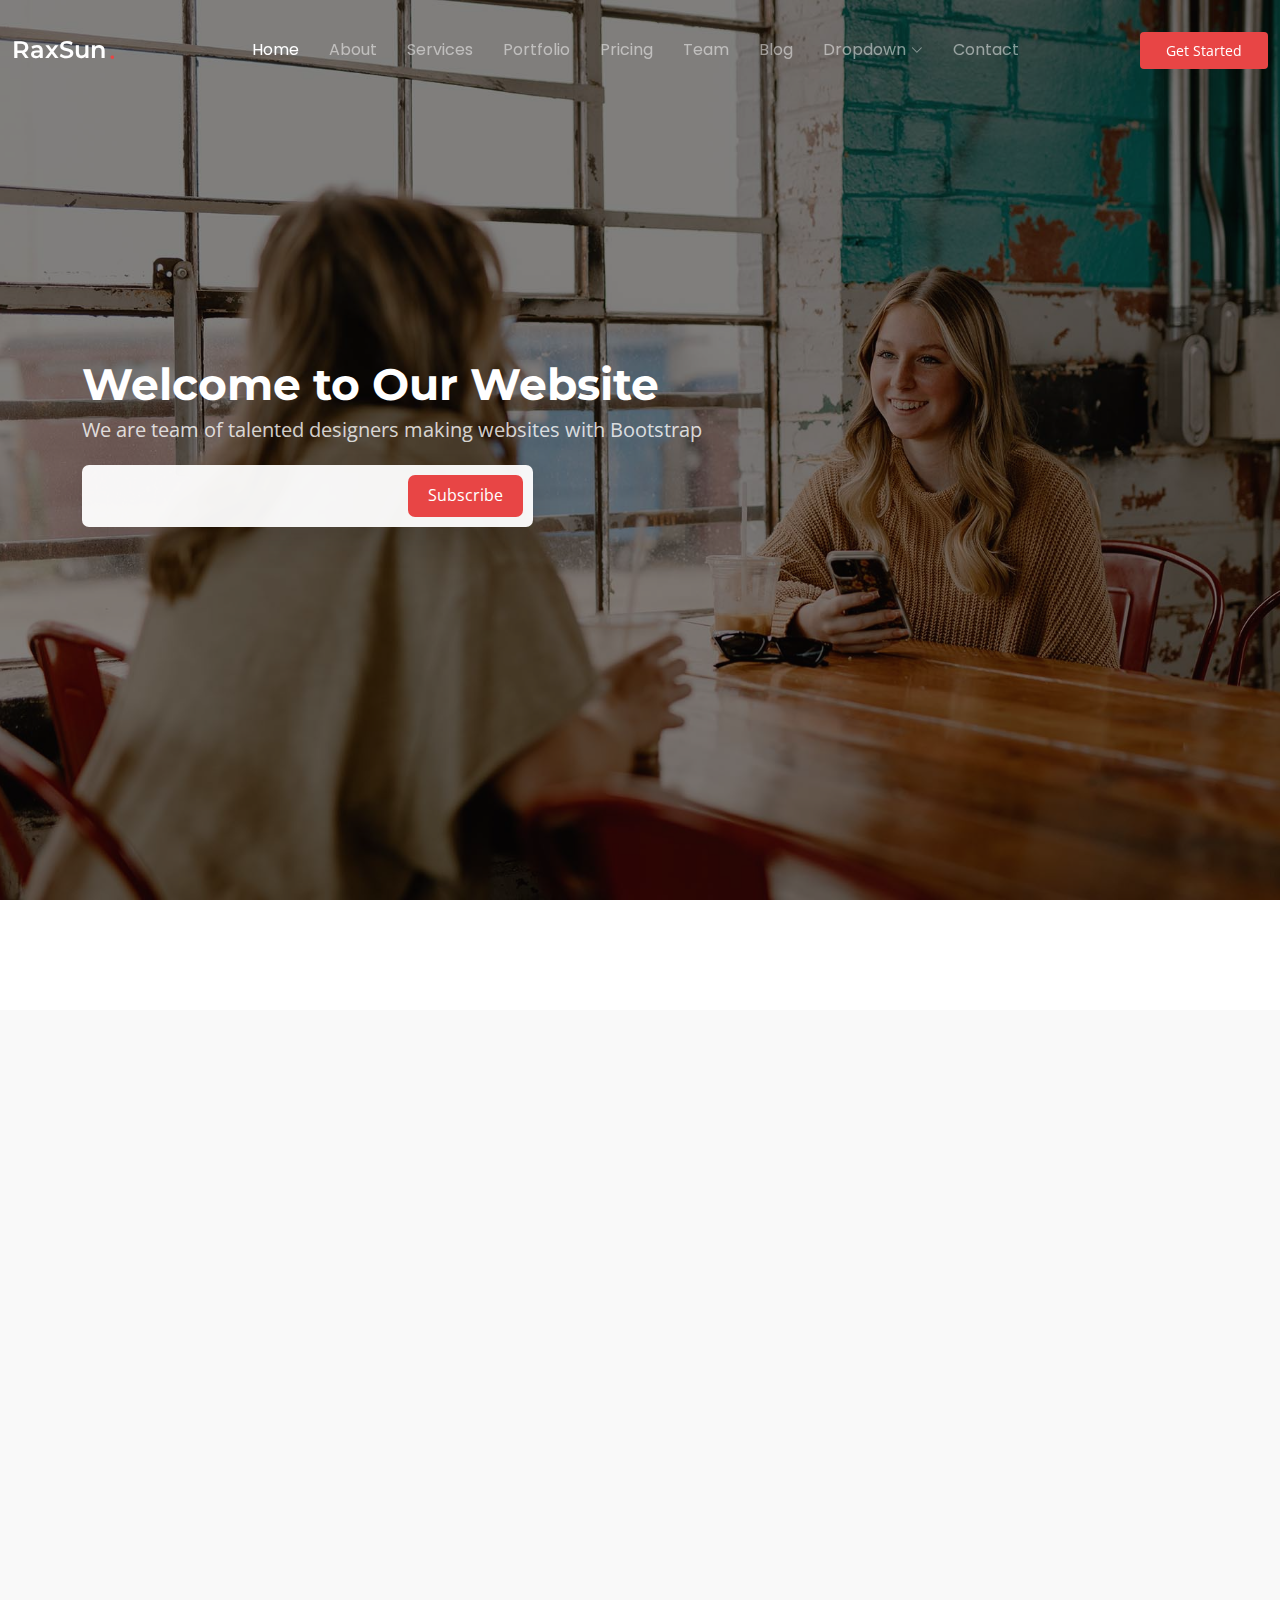
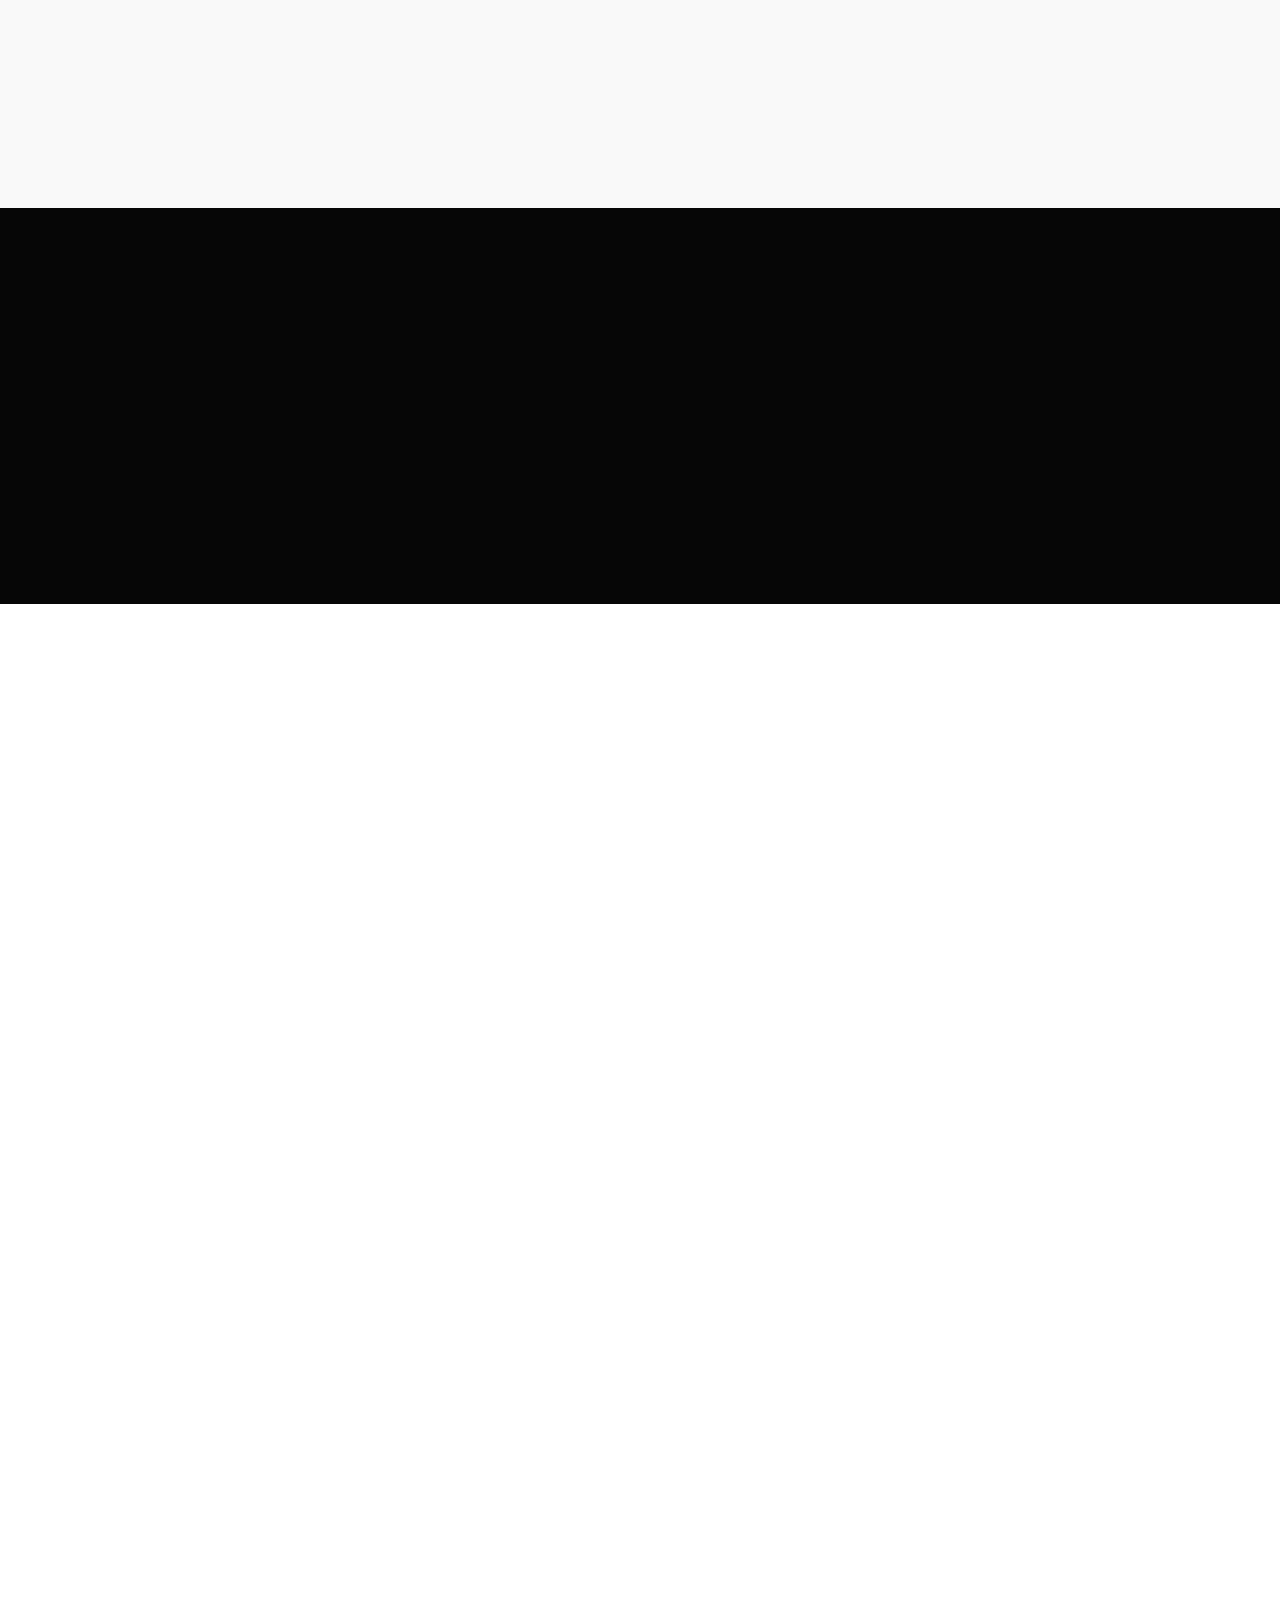
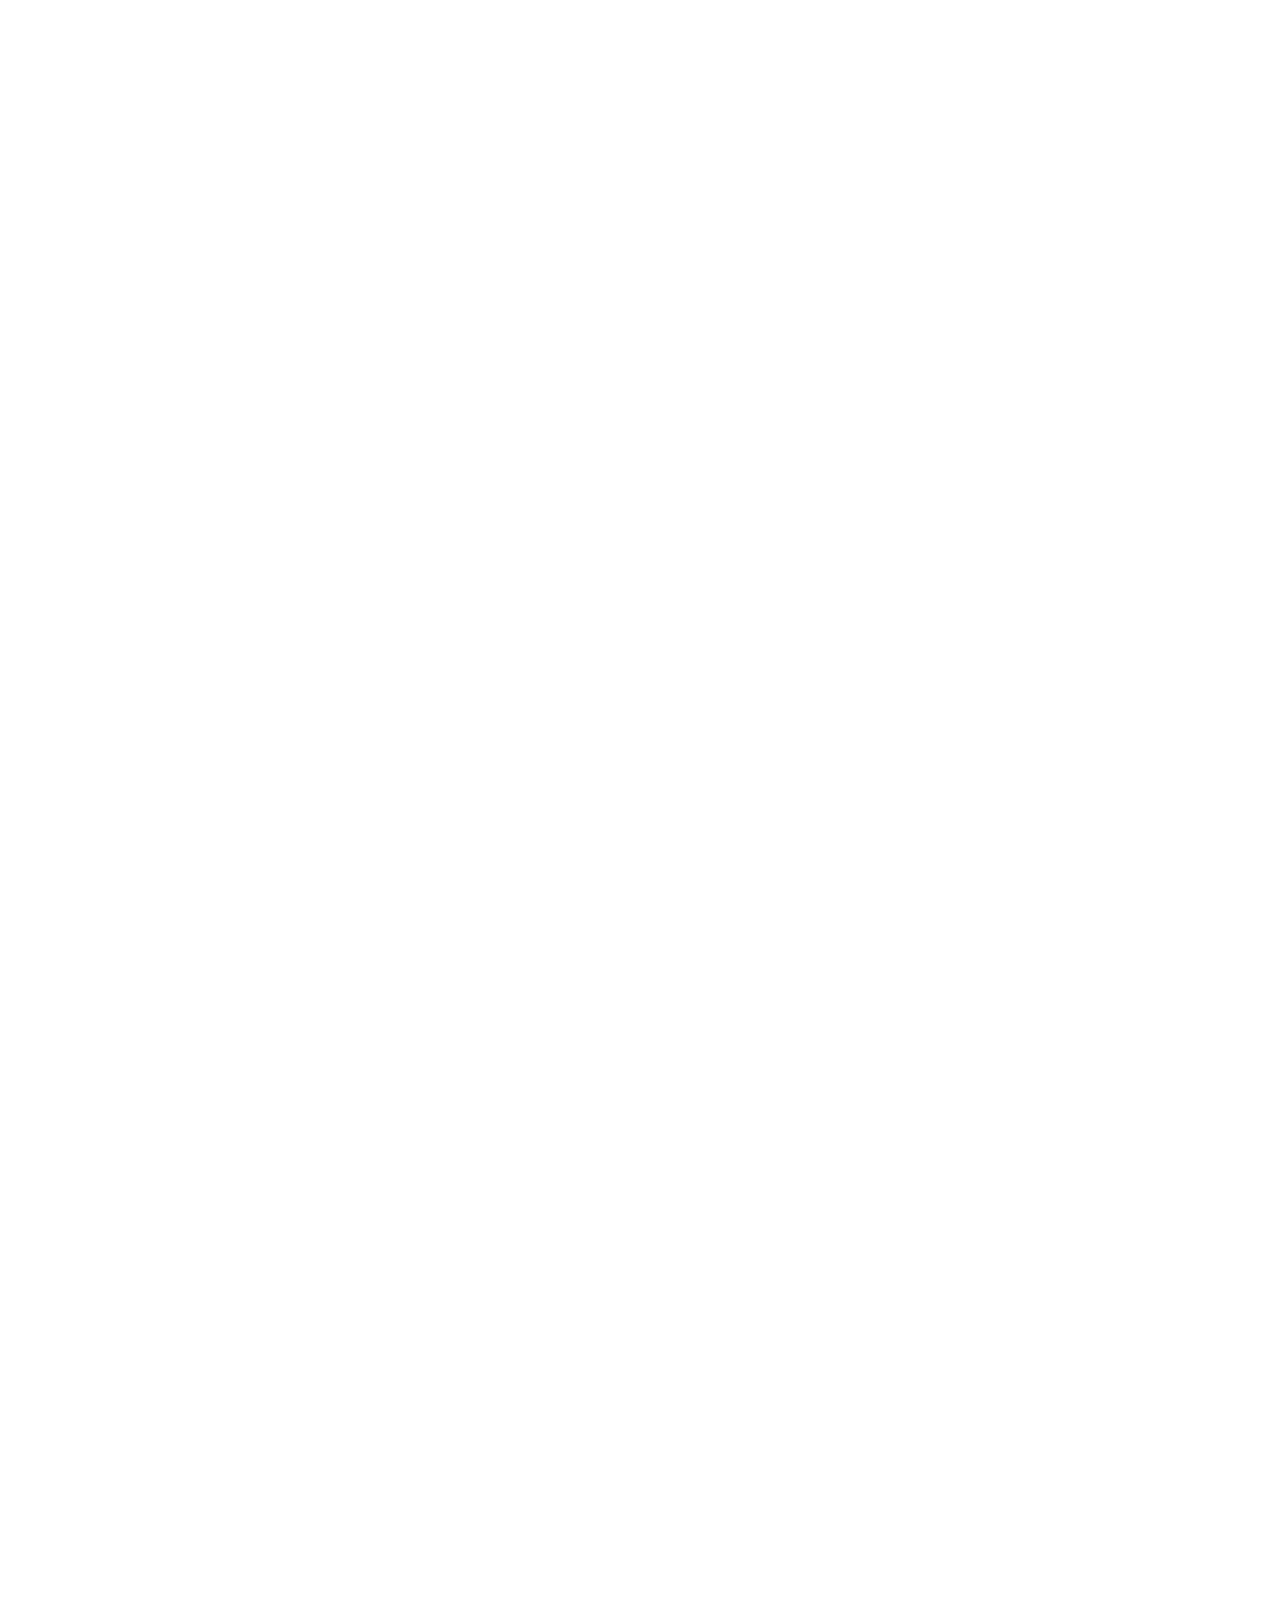
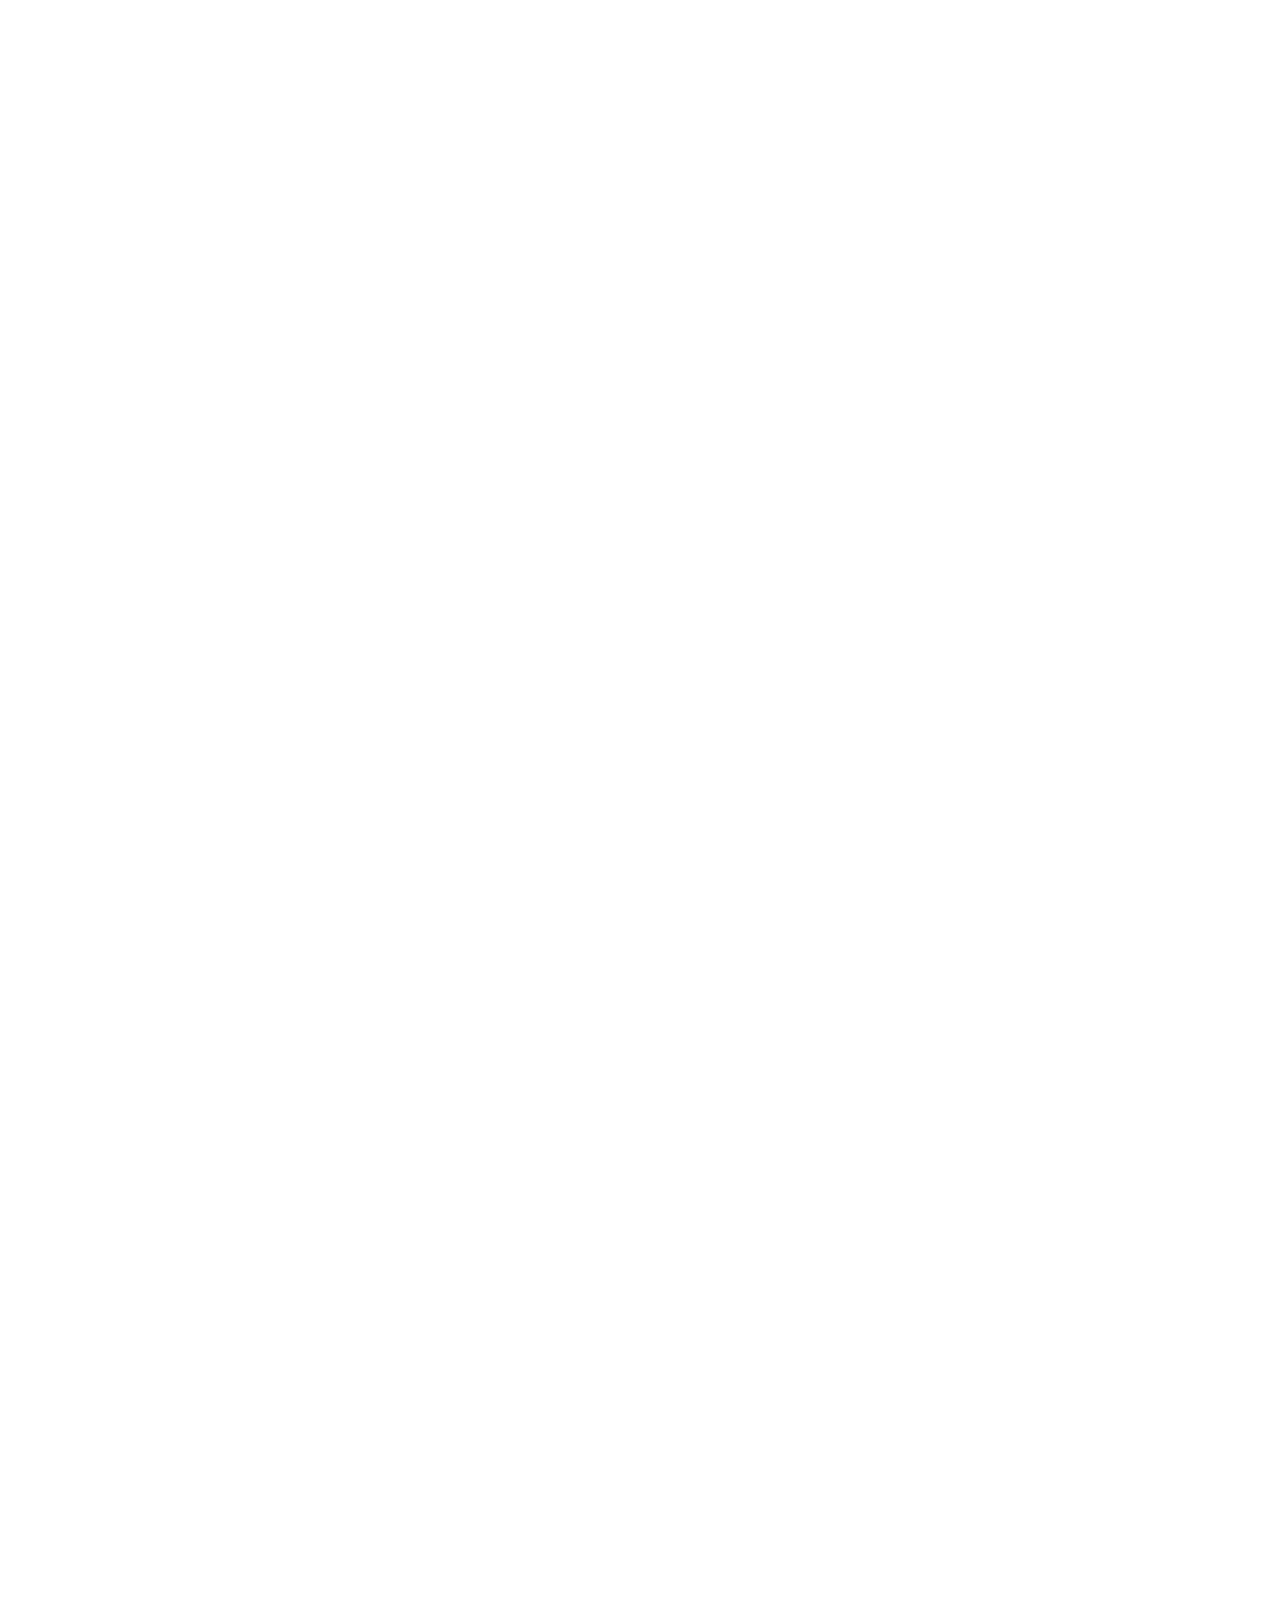
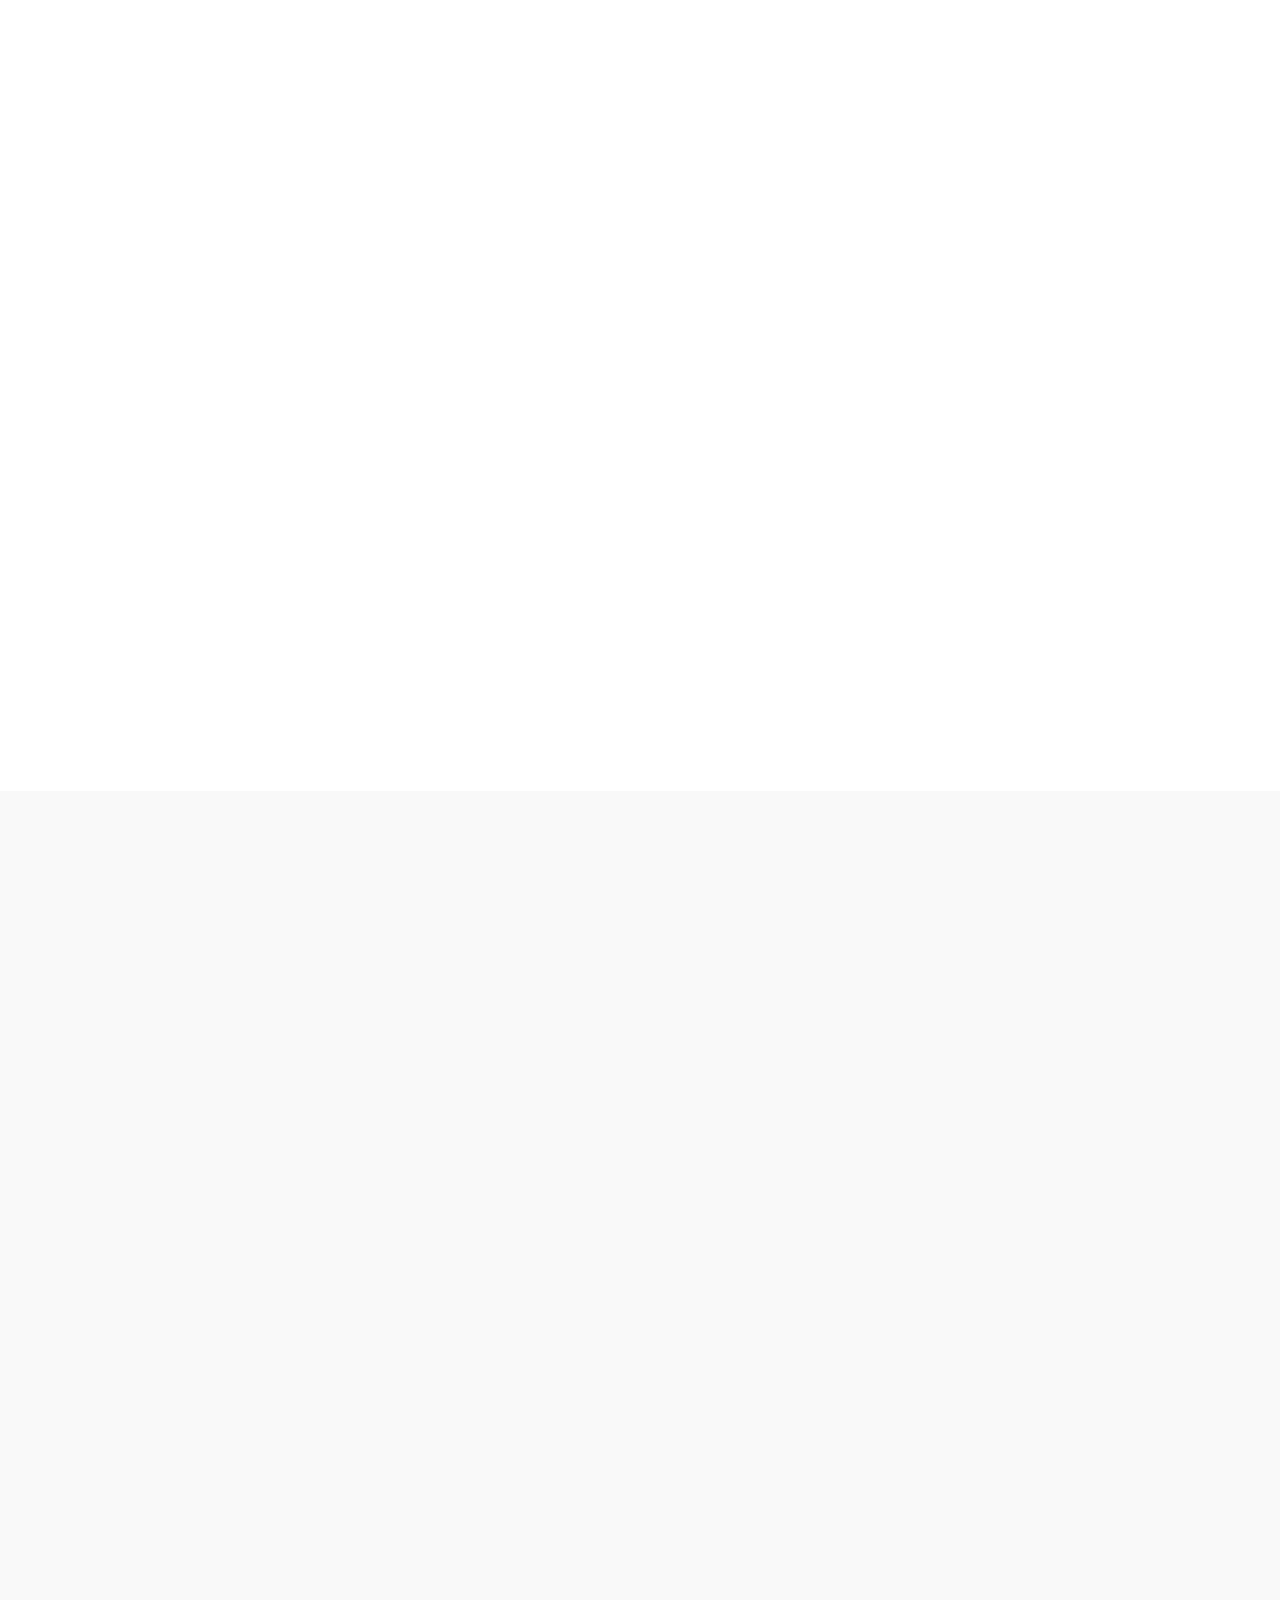
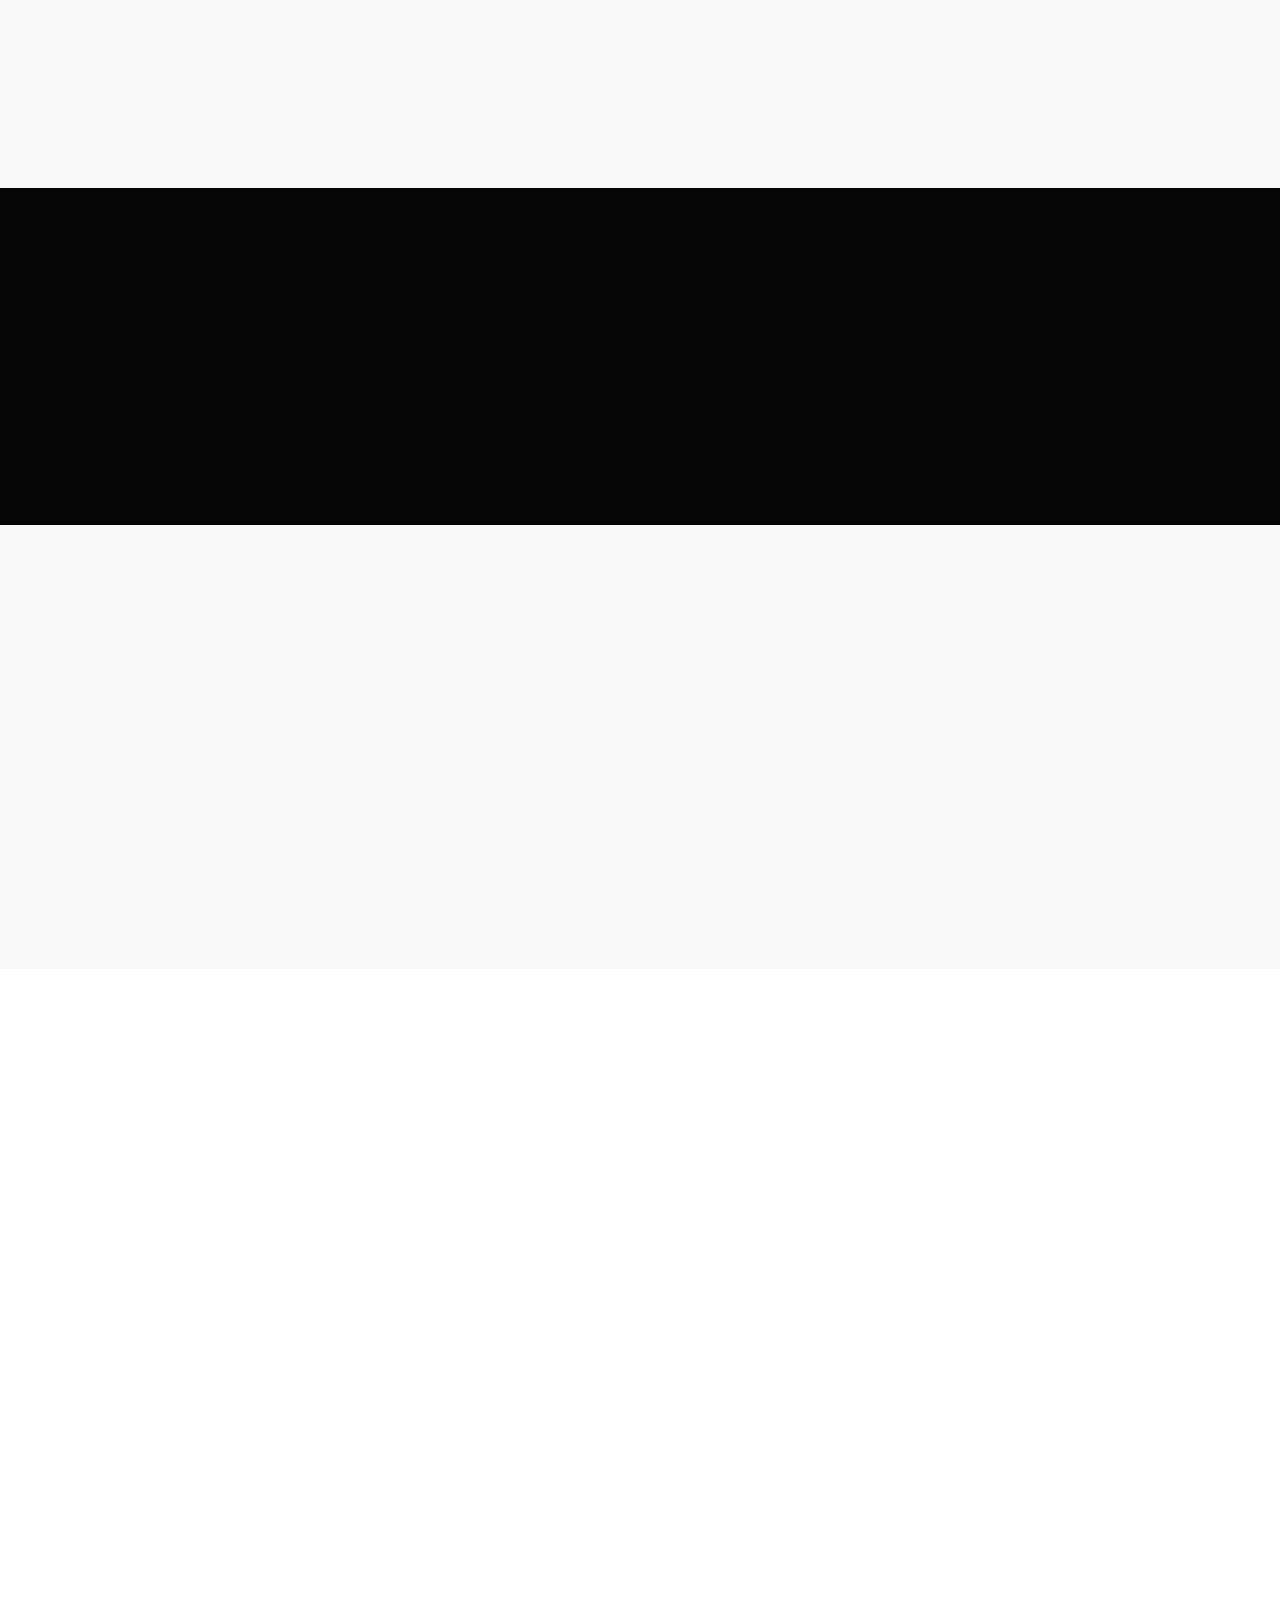
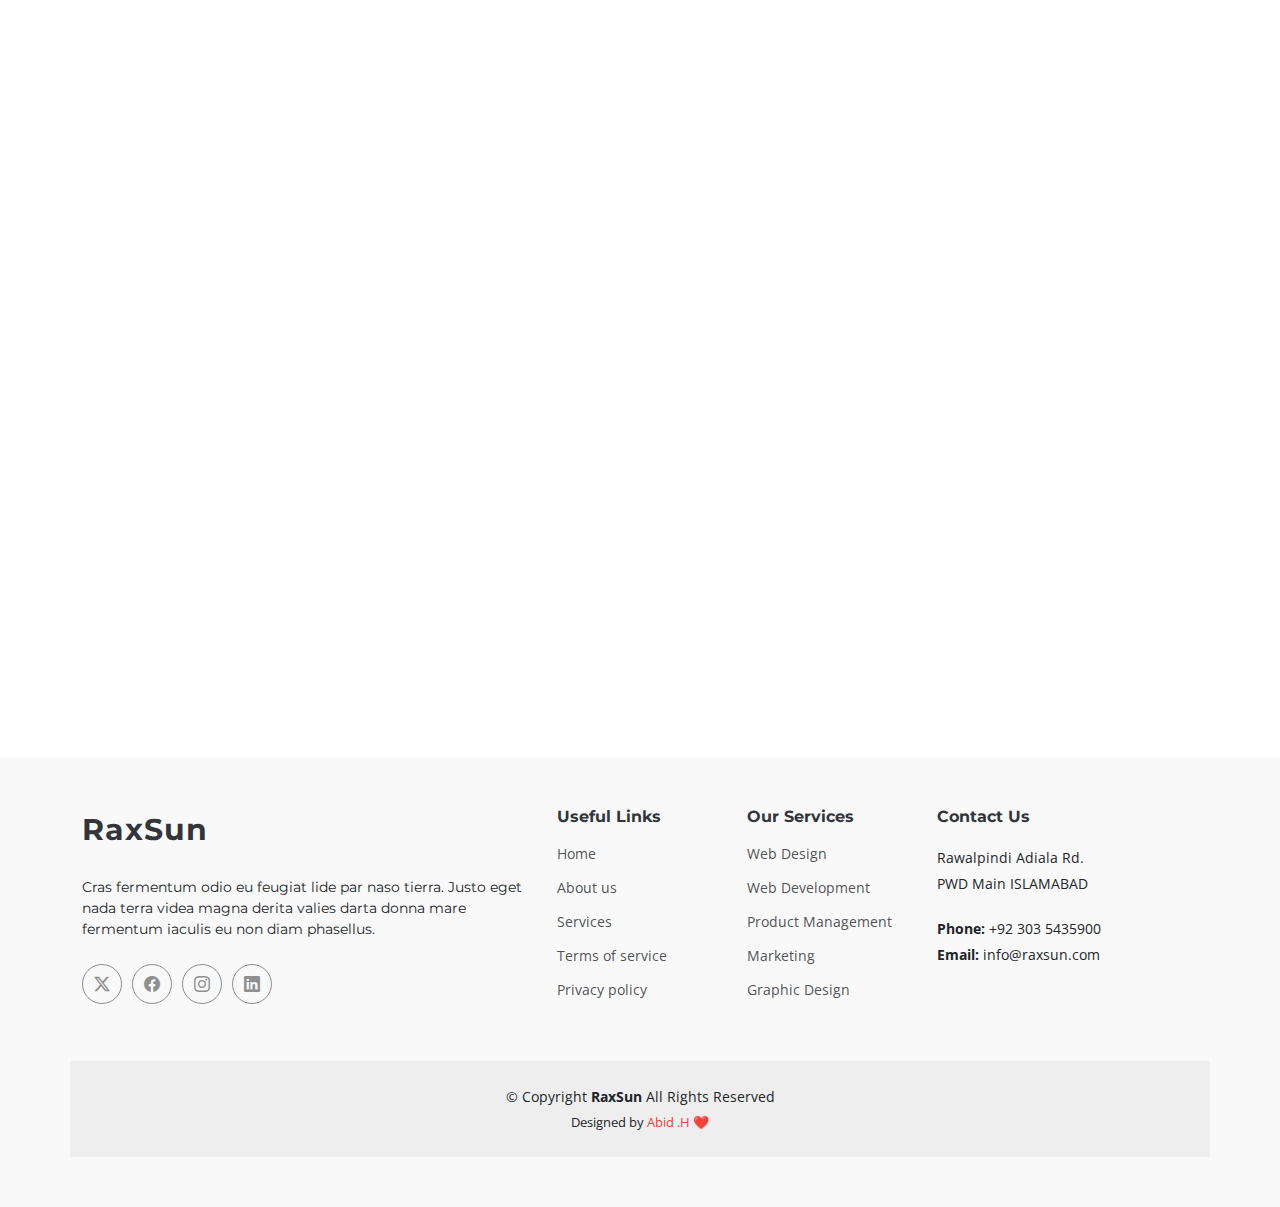
<file: index.html>
<!DOCTYPE html>
<html lang="en">

<head>
  <meta charset="utf-8">
  <meta content="width=device-width, initial-scale=1.0" name="viewport">
  <title>RaxSun.</title>
  <meta name="description" content="">
  <meta name="keywords" content="">

  <!-- Favicons -->
  <link href="assets/img/favicon.png" rel="icon">
  <link href="assets/img/apple-touch-icon.png" rel="apple-touch-icon">

  <!-- Fonts -->
  <link href="https://fonts.googleapis.com" rel="preconnect">
  <link href="https://fonts.gstatic.com" rel="preconnect" crossorigin>
  <link href="https://fonts.googleapis.com/css2?family=Open+Sans:ital,wght@0,300;0,400;0,500;0,600;0,700;0,800;1,300;1,400;1,500;1,600;1,700;1,800&family=Montserrat:ital,wght@0,100;0,200;0,300;0,400;0,500;0,600;0,700;0,800;0,900;1,100;1,200;1,300;1,400;1,500;1,600;1,700;1,800;1,900&family=Poppins:ital,wght@0,100;0,200;0,300;0,400;0,500;0,600;0,700;0,800;0,900;1,100;1,200;1,300;1,400;1,500;1,600;1,700;1,800;1,900&display=swap" rel="stylesheet">

  <!-- Vendor CSS Files -->
  <link href="assets/vendor/bootstrap/css/bootstrap.min.css" rel="stylesheet">
  <link href="assets/vendor/bootstrap-icons/bootstrap-icons.css" rel="stylesheet">
  <link href="assets/vendor/aos/aos.css" rel="stylesheet">
  <link href="assets/vendor/glightbox/css/glightbox.min.css" rel="stylesheet">
  <link href="assets/vendor/swiper/swiper-bundle.min.css" rel="stylesheet">

  <!-- Main CSS File -->
  <link href="assets/css/main.css" rel="stylesheet">


</head>

<body class="index-page">

  <header id="header" class="header d-flex align-items-center fixed-top">
    <div class="container-fluid position-relative d-flex align-items-center justify-content-between">

      <a href="index.html" class="logo d-flex align-items-center me-auto me-xl-0">
        <!-- Uncomment the line below if you also wish to use an image logo -->
        <!-- <img src="assets/img/logo.png" alt=""> -->
        <h1 class="sitename">RaxSun</h1><span>.</span>
      </a>

      <nav id="navmenu" class="navmenu">
        <ul>
          <li><a href="index.html#hero" class="active">Home</a></li>
          <li><a href="index.html#about">About</a></li>
          <li><a href="index.html#services">Services</a></li>
          <li><a href="index.html#portfolio">Portfolio</a></li>
          <li><a href="index.html#pricing">Pricing</a></li>
          <li><a href="index.html#team">Team</a></li>
          <li><a href="blog.html">Blog</a></li>
          <li class="dropdown"><a href="#"><span>Dropdown</span> <i class="bi bi-chevron-down toggle-dropdown"></i></a>
            <ul>
              <li><a href="#">Dropdown 1</a></li>
              <li class="dropdown"><a href="#"><span>Deep Dropdown</span> <i class="bi bi-chevron-down toggle-dropdown"></i></a>
                <ul>
                  <li><a href="#">Deep Dropdown 1</a></li>
                  <li><a href="#">Deep Dropdown 2</a></li>
                  <li><a href="#">Deep Dropdown 3</a></li>
                  <li><a href="#">Deep Dropdown 4</a></li>
                  <li><a href="#">Deep Dropdown 5</a></li>
                </ul>
              </li>
              <li><a href="#">Dropdown 2</a></li>
              <li><a href="#">Dropdown 3</a></li>
              <li><a href="#">Dropdown 4</a></li>
            </ul>
          </li>
          <li><a href="index.html#contact">Contact</a></li>
        </ul>
        <i class="mobile-nav-toggle d-xl-none bi bi-list"></i>
      </nav>

      <a class="btn-getstarted" href="index.html#about">Get Started</a>

    </div>
  </header>

  <main class="main">

    <!-- Hero Section -->
    <section id="hero" class="hero section dark-background">

      <img src="assets/img/hero-bg.jpg" alt="" data-aos="fade-in">

      <div class="container">
        <div class="row">
          <div class="col-lg-10">
            <h2 data-aos="fade-up" data-aos-delay="100">Welcome to Our Website</h2>
            <p data-aos="fade-up" data-aos-delay="200">We are team of talented designers making websites with Bootstrap</p>
          </div>
          <div class="col-lg-5" data-aos="fade-up" data-aos-delay="300">
            <form action="forms/newsletter.php" method="post" class="php-email-form">
              <div class="sign-up-form"><input type="email" name="email"><input type="submit" value="Subscribe"></div>
              <div class="loading">Loading</div>
              <div class="error-message"></div>
              <div class="sent-message">Your subscription request has been sent. Thank you!</div>
            </form>
          </div>
        </div>
      </div>

    </section><!-- /Hero Section -->

    <!-- Clients Section -->
    <section id="clients" class="clients section">

      <div class="container" data-aos="fade-up">

        <div class="row gy-4">

          <div class="col-xl-2 col-md-3 col-6 client-logo">
            <img src="assets/img/clients/client-1.png" class="img-fluid" alt="">
          </div><!-- End Client Item -->

          <div class="col-xl-2 col-md-3 col-6 client-logo">
            <img src="assets/img/clients/client-2.png" class="img-fluid" alt="">
          </div><!-- End Client Item -->

          <div class="col-xl-2 col-md-3 col-6 client-logo">
            <img src="assets/img/clients/client-3.png" class="img-fluid" alt="">
          </div><!-- End Client Item -->

          <div class="col-xl-2 col-md-3 col-6 client-logo">
            <img src="assets/img/clients/client-4.png" class="img-fluid" alt="">
          </div><!-- End Client Item -->

          <div class="col-xl-2 col-md-3 col-6 client-logo">
            <img src="assets/img/clients/client-5.png" class="img-fluid" alt="">
          </div><!-- End Client Item -->

          <div class="col-xl-2 col-md-3 col-6 client-logo">
            <img src="assets/img/clients/client-6.png" class="img-fluid" alt="">
          </div><!-- End Client Item -->

        </div>

      </div>

    </section><!-- /Clients Section -->

    <!-- About Section -->
    <section id="about" class="about section light-background">

      <div class="container" data-aos="fade-up" data-aos-delay="100">
        <div class="row align-items-xl-center gy-5">

          <div class="col-xl-5 content">
            <h3>About Us</h3>
            <h2>Ducimus rerum libero reprehenderit cumque</h2>
            <p>Ipsa sint sit. Quis ducimus tempore dolores impedit et dolor cumque alias maxime. Enim reiciendis minus et rerum hic non. Dicta quas cum quia maiores iure. Quidem nulla qui assumenda incidunt voluptatem tempora deleniti soluta.</p>
            <a href="#" class="read-more"><span>Read More</span><i class="bi bi-arrow-right"></i></a>
          </div>

          <div class="col-xl-7">
            <div class="row gy-4 icon-boxes">

              <div class="col-md-6" data-aos="fade-up" data-aos-delay="200">
                <div class="icon-box">
                  <i class="bi bi-buildings"></i>
                  <h3>Eius provident</h3>
                  <p>Magni repellendus vel ullam hic officia accusantium ipsa dolor omnis dolor voluptatem</p>
                </div>
              </div> <!-- End Icon Box -->

              <div class="col-md-6" data-aos="fade-up" data-aos-delay="300">
                <div class="icon-box">
                  <i class="bi bi-clipboard-pulse"></i>
                  <h3>Rerum aperiam</h3>
                  <p>Autem saepe animi et aut aspernatur culpa facere. Rerum saepe rerum voluptates quia</p>
                </div>
              </div> <!-- End Icon Box -->

              <div class="col-md-6" data-aos="fade-up" data-aos-delay="400">
                <div class="icon-box">
                  <i class="bi bi-command"></i>
                  <h3>Veniam omnis</h3>
                  <p>Omnis perferendis molestias culpa sed. Recusandae quas possimus. Quod consequatur corrupti</p>
                </div>
              </div> <!-- End Icon Box -->

              <div class="col-md-6" data-aos="fade-up" data-aos-delay="500">
                <div class="icon-box">
                  <i class="bi bi-graph-up-arrow"></i>
                  <h3>Delares sapiente</h3>
                  <p>Sint et dolor voluptas minus possimus nostrum. Reiciendis commodi eligendi omnis quideme lorenda</p>
                </div>
              </div> <!-- End Icon Box -->

            </div>
          </div>

        </div>
      </div>

    </section><!-- /About Section -->

    <!-- Stats Section -->
    <section id="stats" class="stats section dark-background">

      <img src="assets/img/stats-bg.jpg" alt="" data-aos="fade-in">

      <div class="container position-relative" data-aos="fade-up" data-aos-delay="100">

        <div class="row gy-4">

          <div class="col-lg-3 col-md-6">
            <div class="stats-item text-center w-100 h-100">
              <span data-purecounter-start="0" data-purecounter-end="232" data-purecounter-duration="1" class="purecounter"></span>
              <p>Clients</p>
            </div>
          </div><!-- End Stats Item -->

          <div class="col-lg-3 col-md-6">
            <div class="stats-item text-center w-100 h-100">
              <span data-purecounter-start="0" data-purecounter-end="521" data-purecounter-duration="1" class="purecounter"></span>
              <p>Projects</p>
            </div>
          </div><!-- End Stats Item -->

          <div class="col-lg-3 col-md-6">
            <div class="stats-item text-center w-100 h-100">
              <span data-purecounter-start="0" data-purecounter-end="1453" data-purecounter-duration="1" class="purecounter"></span>
              <p>Hours Of Support</p>
            </div>
          </div><!-- End Stats Item -->

          <div class="col-lg-3 col-md-6">
            <div class="stats-item text-center w-100 h-100">
              <span data-purecounter-start="0" data-purecounter-end="32" data-purecounter-duration="1" class="purecounter"></span>
              <p>Workers</p>
            </div>
          </div><!-- End Stats Item -->

        </div>

      </div>

    </section><!-- /Stats Section -->

    <!-- Services Section -->
    <section id="services" class="services section">

      <!-- Section Title -->
      <div class="container section-title" data-aos="fade-up">
        <h2>Services</h2>
        <p>Necessitatibus eius consequatur ex aliquid fuga eum quidem sint consectetur velit</p>
      </div><!-- End Section Title -->

      <div class="container">

        <div class="row gy-4">

          <div class="col-lg-6 " data-aos="fade-up" data-aos-delay="100">
            <div class="service-item d-flex">
              <div class="icon flex-shrink-0"><i class="bi bi-briefcase"></i></div>
              <div>
                <h4 class="title"><a href="services-details.html" class="stretched-link">Lorem Ipsum</a></h4>
                <p class="description">Voluptatum deleniti atque corrupti quos dolores et quas molestias excepturi sint occaecati cupiditate non provident</p>
              </div>
            </div>
          </div>
          <!-- End Service Item -->

          <div class="col-lg-6 " data-aos="fade-up" data-aos-delay="200">
            <div class="service-item d-flex">
              <div class="icon flex-shrink-0"><i class="bi bi-card-checklist"></i></div>
              <div>
                <h4 class="title"><a href="services-details.html" class="stretched-link">Dolor Sitema</a></h4>
                <p class="description">Minim veniam, quis nostrud exercitation ullamco laboris nisi ut aliquip ex ea commodo consequat tarad limino ata</p>
              </div>
            </div>
          </div><!-- End Service Item -->

          <div class="col-lg-6 " data-aos="fade-up" data-aos-delay="300">
            <div class="service-item d-flex">
              <div class="icon flex-shrink-0"><i class="bi bi-bar-chart"></i></div>
              <div>
                <h4 class="title"><a href="services-details.html" class="stretched-link">Sed ut perspiciatis</a></h4>
                <p class="description">Duis aute irure dolor in reprehenderit in voluptate velit esse cillum dolore eu fugiat nulla pariatur</p>
              </div>
            </div>
          </div><!-- End Service Item -->

          <div class="col-lg-6 " data-aos="fade-up" data-aos-delay="400">
            <div class="service-item d-flex">
              <div class="icon flex-shrink-0"><i class="bi bi-binoculars"></i></div>
              <div>
                <h4 class="title"><a href="services-details.html" class="stretched-link">Magni Dolores</a></h4>
                <p class="description">Excepteur sint occaecat cupidatat non proident, sunt in culpa qui officia deserunt mollit anim id est laborum</p>
              </div>
            </div>
          </div><!-- End Service Item -->

          <div class="col-lg-6 " data-aos="fade-up" data-aos-delay="500">
            <div class="service-item d-flex">
              <div class="icon flex-shrink-0"><i class="bi bi-brightness-high"></i></div>
              <div>
                <h4 class="title"><a href="services-details.html" class="stretched-link">Nemo Enim</a></h4>
                <p class="description">At vero eos et accusamus et iusto odio dignissimos ducimus qui blanditiis praesentium voluptatum deleniti atque</p>
              </div>
            </div>
          </div><!-- End Service Item -->

          <div class="col-lg-6 " data-aos="fade-up" data-aos-delay="600">
            <div class="service-item d-flex">
              <div class="icon flex-shrink-0"><i class="bi bi-calendar4-week"></i></div>
              <div>
                <h4 class="title"><a href="services-details.html" class="stretched-link">Eiusmod Tempor</a></h4>
                <p class="description">Et harum quidem rerum facilis est et expedita distinctio. Nam libero tempore, cum soluta nobis est eligendi</p>
              </div>
            </div>
          </div><!-- End Service Item -->

        </div>

      </div>

    </section><!-- /Services Section -->

    <!-- Features Section -->
    <section id="features" class="features section">

      <!-- Section Title -->
      <div class="container section-title" data-aos="fade-up">
        <h2>Features</h2>
        <p>Necessitatibus eius consequatur ex aliquid fuga eum quidem sint consectetur velit</p>
      </div><!-- End Section Title -->

      <div class="container">

        <div class="row gy-4 align-items-center features-item">
          <div class="col-lg-5 order-2 order-lg-1" data-aos="fade-up" data-aos-delay="200">
            <h3>Corporis temporibus maiores provident</h3>
            <p>
              Ullamco laboris nisi ut aliquip ex ea commodo consequat. Duis aute irure dolor in reprehenderit in voluptate
              velit esse cillum dolore eu fugiat nulla pariatur. Excepteur sint occaecat cupidatat non proident.
            </p>
            <a href="#" class="btn btn-get-started">Get Started</a>
          </div>
          <div class="col-lg-7 order-1 order-lg-2 d-flex align-items-center" data-aos="zoom-out" data-aos-delay="100">
            <div class="image-stack">
              <img src="assets/img/features-light-1.jpg" alt="" class="stack-front">
              <img src="assets/img/features-light-2.jpg" alt="" class="stack-back">
            </div>
          </div>
        </div><!-- Features Item -->

        <div class="row gy-4 align-items-stretch justify-content-between features-item ">
          <div class="col-lg-6 d-flex align-items-center features-img-bg" data-aos="zoom-out">
            <img src="assets/img/features-light-3.jpg" class="img-fluid" alt="">
          </div>
          <div class="col-lg-5 d-flex justify-content-center flex-column" data-aos="fade-up">
            <h3>Sunt consequatur ad ut est nulla</h3>
            <p>Cupiditate placeat cupiditate placeat est ipsam culpa. Delectus quia minima quod. Sunt saepe odit aut quia voluptatem hic voluptas dolor doloremque.</p>
            <ul>
              <li><i class="bi bi-check"></i> <span>Ullamco laboris nisi ut aliquip ex ea commodo consequat.</span></li>
              <li><i class="bi bi-check"></i><span> Duis aute irure dolor in reprehenderit in voluptate velit.</span></li>
              <li><i class="bi bi-check"></i> <span>Facilis ut et voluptatem aperiam. Autem soluta ad fugiat</span>.</li>
            </ul>
            <a href="#" class="btn btn-get-started align-self-start">Get Started</a>
          </div>
        </div><!-- Features Item -->

      </div>

    </section><!-- /Features Section -->

    <!-- Portfolio Section -->
    <section id="portfolio" class="portfolio section">

      <!-- Section Title -->
      <div class="container section-title" data-aos="fade-up">
        <h2>Portfolio</h2>
        <p>Necessitatibus eius consequatur ex aliquid fuga eum quidem sint consectetur velit</p>
      </div><!-- End Section Title -->

      <div class="container">

        <div class="isotope-layout" data-default-filter="*" data-layout="masonry" data-sort="original-order">

          <ul class="portfolio-filters isotope-filters" data-aos="fade-up" data-aos-delay="100">
            <li data-filter="*" class="filter-active">All</li>
            <li data-filter=".filter-app">App</li>
            <li data-filter=".filter-product">Card</li>
            <li data-filter=".filter-branding">Web</li>
          </ul><!-- End Portfolio Filters -->

          <div class="row gy-4 isotope-container" data-aos="fade-up" data-aos-delay="200">

            <div class="col-lg-4 col-md-6 portfolio-item isotope-item filter-app">
              <img src="assets/img/masonry-portfolio/masonry-portfolio-1.jpg" class="img-fluid" alt="">
              <div class="portfolio-info">
                <h4>App 1</h4>
                <p>Lorem ipsum, dolor sit</p>
                <a href="assets/img/masonry-portfolio/masonry-portfolio-1.jpg" title="App 1" data-gallery="portfolio-gallery-app" class="glightbox preview-link"><i class="bi bi-zoom-in"></i></a>
                <a href="portfolio-details.html" title="More Details" class="details-link"><i class="bi bi-link-45deg"></i></a>
              </div>
            </div><!-- End Portfolio Item -->

            <div class="col-lg-4 col-md-6 portfolio-item isotope-item filter-product">
              <img src="assets/img/masonry-portfolio/masonry-portfolio-2.jpg" class="img-fluid" alt="">
              <div class="portfolio-info">
                <h4>Product 1</h4>
                <p>Lorem ipsum, dolor sit</p>
                <a href="assets/img/masonry-portfolio/masonry-portfolio-2.jpg" title="Product 1" data-gallery="portfolio-gallery-product" class="glightbox preview-link"><i class="bi bi-zoom-in"></i></a>
                <a href="portfolio-details.html" title="More Details" class="details-link"><i class="bi bi-link-45deg"></i></a>
              </div>
            </div><!-- End Portfolio Item -->

            <div class="col-lg-4 col-md-6 portfolio-item isotope-item filter-branding">
              <img src="assets/img/masonry-portfolio/masonry-portfolio-3.jpg" class="img-fluid" alt="">
              <div class="portfolio-info">
                <h4>Branding 1</h4>
                <p>Lorem ipsum, dolor sit</p>
                <a href="assets/img/masonry-portfolio/masonry-portfolio-3.jpg" title="Branding 1" data-gallery="portfolio-gallery-branding" class="glightbox preview-link"><i class="bi bi-zoom-in"></i></a>
                <a href="portfolio-details.html" title="More Details" class="details-link"><i class="bi bi-link-45deg"></i></a>
              </div>
            </div><!-- End Portfolio Item -->

            <div class="col-lg-4 col-md-6 portfolio-item isotope-item filter-app">
              <img src="assets/img/masonry-portfolio/masonry-portfolio-4.jpg" class="img-fluid" alt="">
              <div class="portfolio-info">
                <h4>App 2</h4>
                <p>Lorem ipsum, dolor sit</p>
                <a href="assets/img/masonry-portfolio/masonry-portfolio-4.jpg" title="App 2" data-gallery="portfolio-gallery-app" class="glightbox preview-link"><i class="bi bi-zoom-in"></i></a>
                <a href="portfolio-details.html" title="More Details" class="details-link"><i class="bi bi-link-45deg"></i></a>
              </div>
            </div><!-- End Portfolio Item -->

            <div class="col-lg-4 col-md-6 portfolio-item isotope-item filter-product">
              <img src="assets/img/masonry-portfolio/masonry-portfolio-5.jpg" class="img-fluid" alt="">
              <div class="portfolio-info">
                <h4>Product 2</h4>
                <p>Lorem ipsum, dolor sit</p>
                <a href="assets/img/masonry-portfolio/masonry-portfolio-5.jpg" title="Product 2" data-gallery="portfolio-gallery-product" class="glightbox preview-link"><i class="bi bi-zoom-in"></i></a>
                <a href="portfolio-details.html" title="More Details" class="details-link"><i class="bi bi-link-45deg"></i></a>
              </div>
            </div><!-- End Portfolio Item -->

            <div class="col-lg-4 col-md-6 portfolio-item isotope-item filter-branding">
              <img src="assets/img/masonry-portfolio/masonry-portfolio-6.jpg" class="img-fluid" alt="">
              <div class="portfolio-info">
                <h4>Branding 2</h4>
                <p>Lorem ipsum, dolor sit</p>
                <a href="assets/img/masonry-portfolio/masonry-portfolio-6.jpg" title="Branding 2" data-gallery="portfolio-gallery-branding" class="glightbox preview-link"><i class="bi bi-zoom-in"></i></a>
                <a href="portfolio-details.html" title="More Details" class="details-link"><i class="bi bi-link-45deg"></i></a>
              </div>
            </div><!-- End Portfolio Item -->

            <div class="col-lg-4 col-md-6 portfolio-item isotope-item filter-app">
              <img src="assets/img/masonry-portfolio/masonry-portfolio-7.jpg" class="img-fluid" alt="">
              <div class="portfolio-info">
                <h4>App 3</h4>
                <p>Lorem ipsum, dolor sit</p>
                <a href="assets/img/masonry-portfolio/masonry-portfolio-7.jpg" title="App 3" data-gallery="portfolio-gallery-app" class="glightbox preview-link"><i class="bi bi-zoom-in"></i></a>
                <a href="portfolio-details.html" title="More Details" class="details-link"><i class="bi bi-link-45deg"></i></a>
              </div>
            </div><!-- End Portfolio Item -->

            <div class="col-lg-4 col-md-6 portfolio-item isotope-item filter-product">
              <img src="assets/img/masonry-portfolio/masonry-portfolio-8.jpg" class="img-fluid" alt="">
              <div class="portfolio-info">
                <h4>Product 3</h4>
                <p>Lorem ipsum, dolor sit</p>
                <a href="assets/img/masonry-portfolio/masonry-portfolio-8.jpg" title="Product 3" data-gallery="portfolio-gallery-product" class="glightbox preview-link"><i class="bi bi-zoom-in"></i></a>
                <a href="portfolio-details.html" title="More Details" class="details-link"><i class="bi bi-link-45deg"></i></a>
              </div>
            </div><!-- End Portfolio Item -->

            <div class="col-lg-4 col-md-6 portfolio-item isotope-item filter-branding">
              <img src="assets/img/masonry-portfolio/masonry-portfolio-9.jpg" class="img-fluid" alt="">
              <div class="portfolio-info">
                <h4>Branding 3</h4>
                <p>Lorem ipsum, dolor sit</p>
                <a href="assets/img/masonry-portfolio/masonry-portfolio-9.jpg" title="Branding 2" data-gallery="portfolio-gallery-branding" class="glightbox preview-link"><i class="bi bi-zoom-in"></i></a>
                <a href="portfolio-details.html" title="More Details" class="details-link"><i class="bi bi-link-45deg"></i></a>
              </div>
            </div><!-- End Portfolio Item -->

          </div><!-- End Portfolio Container -->

        </div>

      </div>

    </section><!-- /Portfolio Section -->

    <!-- Pricing Section -->
    <section id="pricing" class="pricing section">

      <!-- Section Title -->
      <div class="container section-title" data-aos="fade-up">
        <h2>Pricing</h2>
        <p>Necessitatibus eius consequatur ex aliquid fuga eum quidem sint consectetur velit</p>
      </div><!-- End Section Title -->

      <div class="container" data-aos="zoom-in" data-aos-delay="100">

        <div class="row g-4">

          <div class="col-lg-4">
            <div class="pricing-item">
              <h3>Free Plan</h3>
              <div class="icon">
                <i class="bi bi-box"></i>
              </div>
              <h4><sup>$</sup>0<span> / month</span></h4>
              <ul>
                <li><i class="bi bi-check"></i> <span>Quam adipiscing vitae proin</span></li>
                <li><i class="bi bi-check"></i> <span>Nec feugiat nisl pretium</span></li>
                <li><i class="bi bi-check"></i> <span>Nulla at volutpat diam uteera</span></li>
                <li class="na"><i class="bi bi-x"></i> <span>Pharetra massa massa ultricies</span></li>
                <li class="na"><i class="bi bi-x"></i> <span>Massa ultricies mi quis hendrerit</span></li>
              </ul>
              <div class="text-center"><a href="#" class="buy-btn">Buy Now</a></div>
            </div>
          </div><!-- End Pricing Item -->

          <div class="col-lg-4">
            <div class="pricing-item featured">
              <h3>Business Plan</h3>
              <div class="icon">
                <i class="bi bi-rocket"></i>
              </div>

              <h4><sup>$</sup>29<span> / month</span></h4>
              <ul>
                <li><i class="bi bi-check"></i> <span>Quam adipiscing vitae proin</span></li>
                <li><i class="bi bi-check"></i> <span>Nec feugiat nisl pretium</span></li>
                <li><i class="bi bi-check"></i> <span>Nulla at volutpat diam uteera</span></li>
                <li><i class="bi bi-check"></i> <span>Pharetra massa massa ultricies</span></li>
                <li><i class="bi bi-check"></i> <span>Massa ultricies mi quis hendrerit</span></li>
              </ul>
              <div class="text-center"><a href="#" class="buy-btn">Buy Now</a></div>
            </div>
          </div><!-- End Pricing Item -->

          <div class="col-lg-4">
            <div class="pricing-item">
              <h3>Developer Plan</h3>
              <div class="icon">
                <i class="bi bi-send"></i>
              </div>
              <h4><sup>$</sup>49<span> / month</span></h4>
              <ul>
                <li><i class="bi bi-check"></i> <span>Quam adipiscing vitae proin</span></li>
                <li><i class="bi bi-check"></i> <span>Nec feugiat nisl pretium</span></li>
                <li><i class="bi bi-check"></i> <span>Nulla at volutpat diam uteera</span></li>
                <li><i class="bi bi-check"></i> <span>Pharetra massa massa ultricies</span></li>
                <li><i class="bi bi-check"></i> <span>Massa ultricies mi quis hendrerit</span></li>
              </ul>
              <div class="text-center"><a href="#" class="buy-btn">Buy Now</a></div>
            </div>
          </div><!-- End Pricing Item -->

        </div>

      </div>

    </section><!-- /Pricing Section -->

    <!-- Faq Section -->
    <section id="faq" class="faq section">

      <div class="container">

        <div class="row gy-4">

          <div class="col-lg-4" data-aos="fade-up" data-aos-delay="100">
            <div class="content px-xl-5">
              <h3><span>Frequently Asked </span><strong>Questions</strong></h3>
              <p>
                Lorem ipsum dolor sit amet, consectetur adipiscing elit, sed do eiusmod tempor incididunt ut labore et dolore magna aliqua. Duis aute irure dolor in reprehenderit
              </p>
            </div>
          </div>

          <div class="col-lg-8" data-aos="fade-up" data-aos-delay="200">

            <div class="faq-container">
              <div class="faq-item faq-active">
                <h3><span class="num">1.</span> <span>Non consectetur a erat nam at lectus urna duis?</span></h3>
                <div class="faq-content">
                  <p>Feugiat pretium nibh ipsum consequat. Tempus iaculis urna id volutpat lacus laoreet non curabitur gravida. Venenatis lectus magna fringilla urna porttitor rhoncus dolor purus non.</p>
                </div>
                <i class="faq-toggle bi bi-chevron-right"></i>
              </div><!-- End Faq item-->

              <div class="faq-item">
                <h3><span class="num">2.</span> <span>Feugiat scelerisque varius morbi enim nunc faucibus a pellentesque?</span></h3>
                <div class="faq-content">
                  <p>Dolor sit amet consectetur adipiscing elit pellentesque habitant morbi. Id interdum velit laoreet id donec ultrices. Fringilla phasellus faucibus scelerisque eleifend donec pretium. Est pellentesque elit ullamcorper dignissim. Mauris ultrices eros in cursus turpis massa tincidunt dui.</p>
                </div>
                <i class="faq-toggle bi bi-chevron-right"></i>
              </div><!-- End Faq item-->

              <div class="faq-item">
                <h3><span class="num">3.</span> <span>Dolor sit amet consectetur adipiscing elit pellentesque?</span></h3>
                <div class="faq-content">
                  <p>Eleifend mi in nulla posuere sollicitudin aliquam ultrices sagittis orci. Faucibus pulvinar elementum integer enim. Sem nulla pharetra diam sit amet nisl suscipit. Rutrum tellus pellentesque eu tincidunt. Lectus urna duis convallis convallis tellus. Urna molestie at elementum eu facilisis sed odio morbi quis</p>
                </div>
                <i class="faq-toggle bi bi-chevron-right"></i>
              </div><!-- End Faq item-->

              <div class="faq-item">
                <h3><span class="num">4.</span> <span>Ac odio tempor orci dapibus. Aliquam eleifend mi in nulla?</span></h3>
                <div class="faq-content">
                  <p>Dolor sit amet consectetur adipiscing elit pellentesque habitant morbi. Id interdum velit laoreet id donec ultrices. Fringilla phasellus faucibus scelerisque eleifend donec pretium. Est pellentesque elit ullamcorper dignissim. Mauris ultrices eros in cursus turpis massa tincidunt dui.</p>
                </div>
                <i class="faq-toggle bi bi-chevron-right"></i>
              </div><!-- End Faq item-->

              <div class="faq-item">
                <h3><span class="num">5.</span> <span>Tempus quam pellentesque nec nam aliquam sem et tortor consequat?</span></h3>
                <div class="faq-content">
                  <p>Molestie a iaculis at erat pellentesque adipiscing commodo. Dignissim suspendisse in est ante in. Nunc vel risus commodo viverra maecenas accumsan. Sit amet nisl suscipit adipiscing bibendum est. Purus gravida quis blandit turpis cursus in</p>
                </div>
                <i class="faq-toggle bi bi-chevron-right"></i>
              </div><!-- End Faq item-->

            </div>

          </div>
        </div>

      </div>

    </section><!-- /Faq Section -->

    <!-- Team Section -->
    <section id="team" class="team section light-background">

      <!-- Section Title -->
      <div class="container section-title" data-aos="fade-up">
        <h2>Team</h2>
        <p>Necessitatibus eius consequatur ex aliquid fuga eum quidem sint consectetur velit</p>
      </div><!-- End Section Title -->

      <div class="container">

        <div class="row gy-5">

          <div class="col-lg-4 col-md-6 member" data-aos="fade-up" data-aos-delay="100">
            <div class="member-img">
              <img src="assets/img/team/team-1.jpg" class="img-fluid" alt="">
              <div class="social">
                <a href="#"><i class="bi bi-twitter-x"></i></a>
                <a href="#"><i class="bi bi-facebook"></i></a>
                <a href="#"><i class="bi bi-instagram"></i></a>
                <a href="#"><i class="bi bi-linkedin"></i></a>
              </div>
            </div>
            <div class="member-info text-center">
              <h4>Walter White</h4>
              <span>Chief Executive Officer</span>
              <p>Aliquam iure quaerat voluptatem praesentium possimus unde laudantium vel dolorum distinctio dire flow</p>
            </div>
          </div><!-- End Team Member -->

          <div class="col-lg-4 col-md-6 member" data-aos="fade-up" data-aos-delay="200">
            <div class="member-img">
              <img src="assets/img/team/team-2.jpg" class="img-fluid" alt="">
              <div class="social">
                <a href="#"><i class="bi bi-twitter-x"></i></a>
                <a href="#"><i class="bi bi-facebook"></i></a>
                <a href="#"><i class="bi bi-instagram"></i></a>
                <a href="#"><i class="bi bi-linkedin"></i></a>
              </div>
            </div>
            <div class="member-info text-center">
              <h4>Sarah Jhonson</h4>
              <span>Product Manager</span>
              <p>Labore ipsam sit consequatur exercitationem rerum laboriosam laudantium aut quod dolores exercitationem ut</p>
            </div>
          </div><!-- End Team Member -->

          <div class="col-lg-4 col-md-6 member" data-aos="fade-up" data-aos-delay="300">
            <div class="member-img">
              <img src="assets/img/team/team-3.jpg" class="img-fluid" alt="">
              <div class="social">
                <a href="#"><i class="bi bi-twitter-x"></i></a>
                <a href="#"><i class="bi bi-facebook"></i></a>
                <a href="#"><i class="bi bi-instagram"></i></a>
                <a href="#"><i class="bi bi-linkedin"></i></a>
              </div>
            </div>
            <div class="member-info text-center">
              <h4>William Anderson</h4>
              <span>CTO</span>
              <p>Illum minima ea autem doloremque ipsum quidem quas aspernatur modi ut praesentium vel tque sed facilis at qui</p>
            </div>
          </div><!-- End Team Member -->

          <div class="col-lg-4 col-md-6 member" data-aos="fade-up" data-aos-delay="400">
            <div class="member-img">
              <img src="assets/img/team/team-4.jpg" class="img-fluid" alt="">
              <div class="social">
                <a href="#"><i class="bi bi-twitter-x"></i></a>
                <a href="#"><i class="bi bi-facebook"></i></a>
                <a href="#"><i class="bi bi-instagram"></i></a>
                <a href="#"><i class="bi bi-linkedin"></i></a>
              </div>
            </div>
            <div class="member-info text-center">
              <h4>Amanda Jepson</h4>
              <span>Accountant</span>
              <p>Magni voluptatem accusamus assumenda cum nisi aut qui dolorem voluptate sed et veniam quasi quam consectetur</p>
            </div>
          </div><!-- End Team Member -->

          <div class="col-lg-4 col-md-6 member" data-aos="fade-up" data-aos-delay="500">
            <div class="member-img">
              <img src="assets/img/team/team-5.jpg" class="img-fluid" alt="">
              <div class="social">
                <a href="#"><i class="bi bi-twitter-x"></i></a>
                <a href="#"><i class="bi bi-facebook"></i></a>
                <a href="#"><i class="bi bi-instagram"></i></a>
                <a href="#"><i class="bi bi-linkedin"></i></a>
              </div>
            </div>
            <div class="member-info text-center">
              <h4>Brian Doe</h4>
              <span>Marketing</span>
              <p>Qui consequuntur quos accusamus magnam quo est molestiae eius laboriosam sunt doloribus quia impedit laborum velit</p>
            </div>
          </div><!-- End Team Member -->

          <div class="col-lg-4 col-md-6 member" data-aos="fade-up" data-aos-delay="600">
            <div class="member-img">
              <img src="assets/img/team/team-6.jpg" class="img-fluid" alt="">
              <div class="social">
                <a href="#"><i class="bi bi-twitter-x"></i></a>
                <a href="#"><i class="bi bi-facebook"></i></a>
                <a href="#"><i class="bi bi-instagram"></i></a>
                <a href="#"><i class="bi bi-linkedin"></i></a>
              </div>
            </div>
            <div class="member-info text-center">
              <h4>Josepha Palas</h4>
              <span>Operation</span>
              <p>Sint sint eveniet explicabo amet consequatur nesciunt error enim rerum earum et omnis fugit eligendi cupiditate vel</p>
            </div>
          </div><!-- End Team Member -->

        </div>

      </div>

    </section><!-- /Team Section -->

    <!-- Call To Action Section -->
    <section id="call-to-action" class="call-to-action section dark-background">

      <img src="assets/img/cta-bg.jpg" alt="">

      <div class="container">
        <div class="row justify-content-center" data-aos="zoom-in" data-aos-delay="100">
          <div class="col-xl-10">
            <div class="text-center">
              <h3>Call To Action</h3>
              <p>Duis aute irure dolor in reprehenderit in voluptate velit esse cillum dolore eu fugiat nulla pariatur. Excepteur sint occaecat cupidatat non proident, sunt in culpa qui officia deserunt mollit anim id est laborum.</p>
              <a class="cta-btn" href="#">Call To Action</a>
            </div>
          </div>
        </div>
      </div>

    </section><!-- /Call To Action Section -->

    <!-- Testimonials Section -->
    <section id="testimonials" class="testimonials section light-background">

      <div class="container">

        <div class="row align-items-center">

          <div class="col-lg-5 info" data-aos="fade-up" data-aos-delay="100">
            <h3>Testimonials</h3>
            <p>
              Ullamco laboris nisi ut aliquip ex ea commodo consequat. Duis aute irure dolor in reprehenderit in voluptate
              velit esse cillum dolore eu fugiat nulla pariatur. Excepteur sint occaecat cupidatat non proident.
            </p>
          </div>

          <div class="col-lg-7" data-aos="fade-up" data-aos-delay="200">

            <div class="swiper init-swiper">
              <script type="application/json" class="swiper-config">
                {
                  "loop": true,
                  "speed": 600,
                  "autoplay": {
                    "delay": 5000
                  },
                  "slidesPerView": "auto",
                  "pagination": {
                    "el": ".swiper-pagination",
                    "type": "bullets",
                    "clickable": true
                  }
                }
              </script>
              <div class="swiper-wrapper">

                <div class="swiper-slide">
                  <div class="testimonial-item">
                    <div class="d-flex">
                      <img src="assets/img/testimonials/testimonials-1.jpg" class="testimonial-img flex-shrink-0" alt="">
                      <div>
                        <h3>Saul Goodman</h3>
                        <h4>Ceo &amp; Founder</h4>
                        <div class="stars">
                          <i class="bi bi-star-fill"></i><i class="bi bi-star-fill"></i><i class="bi bi-star-fill"></i><i class="bi bi-star-fill"></i><i class="bi bi-star-fill"></i>
                        </div>
                      </div>
                    </div>
                    <p>
                      <i class="bi bi-quote quote-icon-left"></i>
                      <span>Proin iaculis purus consequat sem cure digni ssim donec porttitora entum suscipit rhoncus. Accusantium quam, ultricies eget id, aliquam eget nibh et. Maecen aliquam, risus at semper.</span>
                      <i class="bi bi-quote quote-icon-right"></i>
                    </p>
                  </div>
                </div><!-- End testimonial item -->

                <div class="swiper-slide">
                  <div class="testimonial-item">
                    <div class="d-flex">
                      <img src="assets/img/testimonials/testimonials-2.jpg" class="testimonial-img flex-shrink-0" alt="">
                      <div>
                        <h3>Sara Wilsson</h3>
                        <h4>Designer</h4>
                        <div class="stars">
                          <i class="bi bi-star-fill"></i><i class="bi bi-star-fill"></i><i class="bi bi-star-fill"></i><i class="bi bi-star-fill"></i><i class="bi bi-star-fill"></i>
                        </div>
                      </div>
                    </div>
                    <p>
                      <i class="bi bi-quote quote-icon-left"></i>
                      <span>Export tempor illum tamen malis malis eram quae irure esse labore quem cillum quid cillum eram malis quorum velit fore eram velit sunt aliqua noster fugiat irure amet legam anim culpa.</span>
                      <i class="bi bi-quote quote-icon-right"></i>
                    </p>
                  </div>
                </div><!-- End testimonial item -->

                <div class="swiper-slide">
                  <div class="testimonial-item">
                    <div class="d-flex">
                      <img src="assets/img/testimonials/testimonials-3.jpg" class="testimonial-img flex-shrink-0" alt="">
                      <div>
                        <h3>Jena Karlis</h3>
                        <h4>Store Owner</h4>
                        <div class="stars">
                          <i class="bi bi-star-fill"></i><i class="bi bi-star-fill"></i><i class="bi bi-star-fill"></i><i class="bi bi-star-fill"></i><i class="bi bi-star-fill"></i>
                        </div>
                      </div>
                    </div>
                    <p>
                      <i class="bi bi-quote quote-icon-left"></i>
                      <span>Enim nisi quem export duis labore cillum quae magna enim sint quorum nulla quem veniam duis minim tempor labore quem eram duis noster aute amet eram fore quis sint minim.</span>
                      <i class="bi bi-quote quote-icon-right"></i>
                    </p>
                  </div>
                </div><!-- End testimonial item -->

                <div class="swiper-slide">
                  <div class="testimonial-item">
                    <div class="d-flex">
                      <img src="assets/img/testimonials/testimonials-4.jpg" class="testimonial-img flex-shrink-0" alt="">
                      <div>
                        <h3>Matt Brandon</h3>
                        <h4>Freelancer</h4>
                        <div class="stars">
                          <i class="bi bi-star-fill"></i><i class="bi bi-star-fill"></i><i class="bi bi-star-fill"></i><i class="bi bi-star-fill"></i><i class="bi bi-star-fill"></i>
                        </div>
                      </div>
                    </div>
                    <p>
                      <i class="bi bi-quote quote-icon-left"></i>
                      <span>Fugiat enim eram quae cillum dolore dolor amet nulla culpa multos export minim fugiat minim velit minim dolor enim duis veniam ipsum anim magna sunt elit fore quem dolore labore illum veniam.</span>
                      <i class="bi bi-quote quote-icon-right"></i>
                    </p>
                  </div>
                </div><!-- End testimonial item -->

                <div class="swiper-slide">
                  <div class="testimonial-item">
                    <div class="d-flex">
                      <img src="assets/img/testimonials/testimonials-5.jpg" class="testimonial-img flex-shrink-0" alt="">
                      <div>
                        <h3>John Larson</h3>
                        <h4>Entrepreneur</h4>
                        <div class="stars">
                          <i class="bi bi-star-fill"></i><i class="bi bi-star-fill"></i><i class="bi bi-star-fill"></i><i class="bi bi-star-fill"></i><i class="bi bi-star-fill"></i>
                        </div>
                      </div>
                    </div>
                    <p>
                      <i class="bi bi-quote quote-icon-left"></i>
                      <span>Quis quorum aliqua sint quem legam fore sunt eram irure aliqua veniam tempor noster veniam enim culpa labore duis sunt culpa nulla illum cillum fugiat legam esse veniam culpa fore nisi cillum quid.</span>
                      <i class="bi bi-quote quote-icon-right"></i>
                    </p>
                  </div>
                </div><!-- End testimonial item -->

              </div>
              <div class="swiper-pagination"></div>
            </div>

          </div>

        </div>

      </div>

    </section><!-- /Testimonials Section -->

    <!-- Working on Sites Section -->
    <section id="recent-posts" class="recent-posts section">

      <!-- Section Title -->
      <div class="container section-title" data-aos="fade-up">
        <h2>Working on Sites</h2>
        <p>Necessitatibus eius consequatur ex aliquid fuga eum quidem sint consectetur velit</p>
      </div><!-- End Section Title -->

      <div class="container">

        <div class="row gy-4">

          <div class="col-xl-4 col-md-6" data-aos="fade-up" data-aos-delay="100">
            <article>

              <div class="post-img">
                <img src="assets/img/blog/blog-1.jpg" alt="" class="img-fluid">
              </div>

              <p class="post-category">Politics</p>

              <h2 class="title">
                <a href="blog-details.html">Dolorum optio tempore voluptas dignissimos</a>
              </h2>

              <div class="d-flex align-items-center">
                <img src="assets/img/blog/blog-author.jpg" alt="" class="img-fluid post-author-img flex-shrink-0">
                <div class="post-meta">
                  <p class="post-author">Maria Doe</p>
                  <p class="post-date">
                    <time datetime="2022-01-01">Jan 1, 2022</time>
                  </p>
                </div>
              </div>

            </article>
          </div><!-- End post list item -->

          <div class="col-xl-4 col-md-6" data-aos="fade-up" data-aos-delay="200">
            <article>

              <div class="post-img">
                <img src="assets/img/blog/blog-2.jpg" alt="" class="img-fluid">
              </div>

              <p class="post-category">Sports</p>

              <h2 class="title">
                <a href="blog-details.html">Nisi magni odit consequatur autem nulla dolorem</a>
              </h2>

              <div class="d-flex align-items-center">
                <img src="assets/img/blog/blog-author-2.jpg" alt="" class="img-fluid post-author-img flex-shrink-0">
                <div class="post-meta">
                  <p class="post-author">Allisa Mayer</p>
                  <p class="post-date">
                    <time datetime="2022-01-01">Jun 5, 2022</time>
                  </p>
                </div>
              </div>

            </article>
          </div><!-- End post list item -->

          <div class="col-xl-4 col-md-6" data-aos="fade-up" data-aos-delay="300">
            <article>

              <div class="post-img">
                <img src="assets/img/blog/blog-3.jpg" alt="" class="img-fluid">
              </div>

              <p class="post-category">Entertainment</p>

              <h2 class="title">
                <a href="blog-details.html">Possimus soluta ut id suscipit ea ut in quo quia et soluta</a>
              </h2>

              <div class="d-flex align-items-center">
                <img src="assets/img/blog/blog-author-3.jpg" alt="" class="img-fluid post-author-img flex-shrink-0">
                <div class="post-meta">
                  <p class="post-author">Mark Dower</p>
                  <p class="post-date">
                    <time datetime="2022-01-01">Jun 22, 2022</time>
                  </p>
                </div>
              </div>

            </article>
          </div><!-- End post list item -->

        </div><!-- End Working on Sites list -->

      </div>

    </section><!-- /Working on Sites Section -->

    <!-- Contact Section -->
    <section id="contact" class="contact section">

      <!-- Section Title -->
      <div class="container section-title" data-aos="fade-up">
        <h2>Contact</h2>
        <p>Necessitatibus eius consequatur ex aliquid fuga eum quidem sint consectetur velit</p>
      </div><!-- End Section Title -->

      <div class="container" data-aos="fade-up" data-aos-delay="100">

        <div class="row gy-4">

          <div class="col-lg-6">

            <div class="row gy-4">
              <div class="col-md-6">
                <div class="info-item" data-aos="fade" data-aos-delay="200">
                  <i class="bi bi-geo-alt"></i>
                  <h3>Address</h3>
                  <p>Rawalpindi Adiala Rd.</p>
                  <p>PWD Main ISLAMABAD</p>
                </div>
              </div><!-- End Info Item -->

              <div class="col-md-6">
                <div class="info-item" data-aos="fade" data-aos-delay="300">
                  <i class="bi bi-telephone"></i>
                  <h3>Call Us</h3>
                  <p>+92 303 5435900</p>
                  <p>+92 301 0500296</p>
                </div>
              </div><!-- End Info Item -->

              <div class="col-md-6">
                <div class="info-item" data-aos="fade" data-aos-delay="400">
                  <i class="bi bi-envelope"></i>
                  <h3>Email Us</h3>
                  <p>info@raxsun.com</p>
                  <p>adminbilal@raxsun.com</p>
                </div>
              </div><!-- End Info Item -->

              <div class="col-md-6">
                <div class="info-item" data-aos="fade" data-aos-delay="500">
                  <i class="bi bi-clock"></i>
                  <h3>Open Hours</h3>
                  <p>Monday - Sunday</p>
                  <p>9:00AM - 05:00PM</p>
                </div>
              </div><!-- End Info Item -->

            </div>

          </div>

          <div class="col-lg-6">
            <form action="forms/contact.php" method="post" class="php-email-form" data-aos="fade-up" data-aos-delay="200">
              <div class="row gy-4">

                <div class="col-md-6">
                  <input type="text" name="name" class="form-control" placeholder="Your Name" required="">
                </div>

                <div class="col-md-6 ">
                  <input type="email" class="form-control" name="email" placeholder="Your Email" required="">
                </div>

                <div class="col-12">
                  <input type="text" class="form-control" name="subject" placeholder="Subject" required="">
                </div>

                <div class="col-12">
                  <textarea class="form-control" name="message" rows="6" placeholder="Message" required=""></textarea>
                </div>

                <div class="col-12 text-center">
                  <div class="loading">Loading</div>
                  <div class="error-message"></div>
                  <div class="sent-message">Your message has been sent. Thank you!</div>

                  <button type="submit">Send Message</button>
                </div>

              </div>
            </form>
          </div><!-- End Contact Form -->

        </div>

      </div>

    </section><!-- /Contact Section -->

  </main>

  <footer id="footer" class="footer position-relative light-background">

    <div class="container footer-top">
      <div class="row gy-4">
        <div class="col-lg-5 col-md-12 footer-about">
          <a href="index.html" class="logo d-flex align-items-center">
            <span class="sitename">RaxSun</span>
          </a>
          <p>Cras fermentum odio eu feugiat lide par naso tierra. Justo eget nada terra videa magna derita valies darta donna mare fermentum iaculis eu non diam phasellus.</p>
          <div class="social-links d-flex mt-4">
            <a href=""><i class="bi bi-twitter-x"></i></a>
            <a href=""><i class="bi bi-facebook"></i></a>
            <a href=""><i class="bi bi-instagram"></i></a>
            <a href=""><i class="bi bi-linkedin"></i></a>
          </div>
        </div>

        <div class="col-lg-2 col-6 footer-links">
          <h4>Useful Links</h4>
          <ul>
            <li><a href="#">Home</a></li>
            <li><a href="#">About us</a></li>
            <li><a href="#">Services</a></li>
            <li><a href="#">Terms of service</a></li>
            <li><a href="#">Privacy policy</a></li>
          </ul>
        </div>

        <div class="col-lg-2 col-6 footer-links">
          <h4>Our Services</h4>
          <ul>
            <li><a href="#">Web Design</a></li>
            <li><a href="#">Web Development</a></li>
            <li><a href="#">Product Management</a></li>
            <li><a href="#">Marketing</a></li>
            <li><a href="#">Graphic Design</a></li>
          </ul>
        </div>

        <div class="col-lg-3 col-md-12 footer-contact text-center text-md-start">
          <h4>Contact Us</h4>
          <p>Rawalpindi Adiala Rd.</p>
          <p>PWD Main ISLAMABAD</p>
          <p class="mt-4"><strong>Phone:</strong> <span>+92 303 5435900</span></p>
          <p><strong>Email:</strong> <span>info@raxsun.com</span></p>
        </div>

      </div>
    </div>

    <div class="container copyright text-center mt-4">
      <p>© <span>Copyright</span> <strong class="sitename">RaxSun</strong> <span>All Rights Reserved</span></p>
      <div class="credits">
        <!-- All the links in the footer should remain intact. -->
        <!-- You can delete the links only if you've purchased the pro version. -->
        <!-- Licensing information: https://bootstrapmade.com/license/ -->
        <!-- Purchase the pro version with working PHP/AJAX contact form: [buy-url] -->
Designed by <a href="https://github.com/abidhabib">Abid .H ❤️</a>
      </div>
    </div>

  </footer>

  <!-- Scroll Top -->
  <a href="#" id="scroll-top" class="scroll-top d-flex align-items-center justify-content-center"><i class="bi bi-arrow-up-short"></i></a>

  <!-- Preloader -->
  <div id="preloader"></div>

  <!-- Vendor JS Files -->
  <script src="assets/vendor/bootstrap/js/bootstrap.bundle.min.js"></script>
  <script src="assets/vendor/php-email-form/validate.js"></script>
  <script src="assets/vendor/aos/aos.js"></script>
  <script src="assets/vendor/glightbox/js/glightbox.min.js"></script>
  <script src="assets/vendor/purecounter/purecounter_vanilla.js"></script>
  <script src="assets/vendor/imagesloaded/imagesloaded.pkgd.min.js"></script>
  <script src="assets/vendor/isotope-layout/isotope.pkgd.min.js"></script>
  <script src="assets/vendor/swiper/swiper-bundle.min.js"></script>

  <!-- Main JS File -->
  <script src="assets/js/main.js"></script>

</body>

</html>
</file>
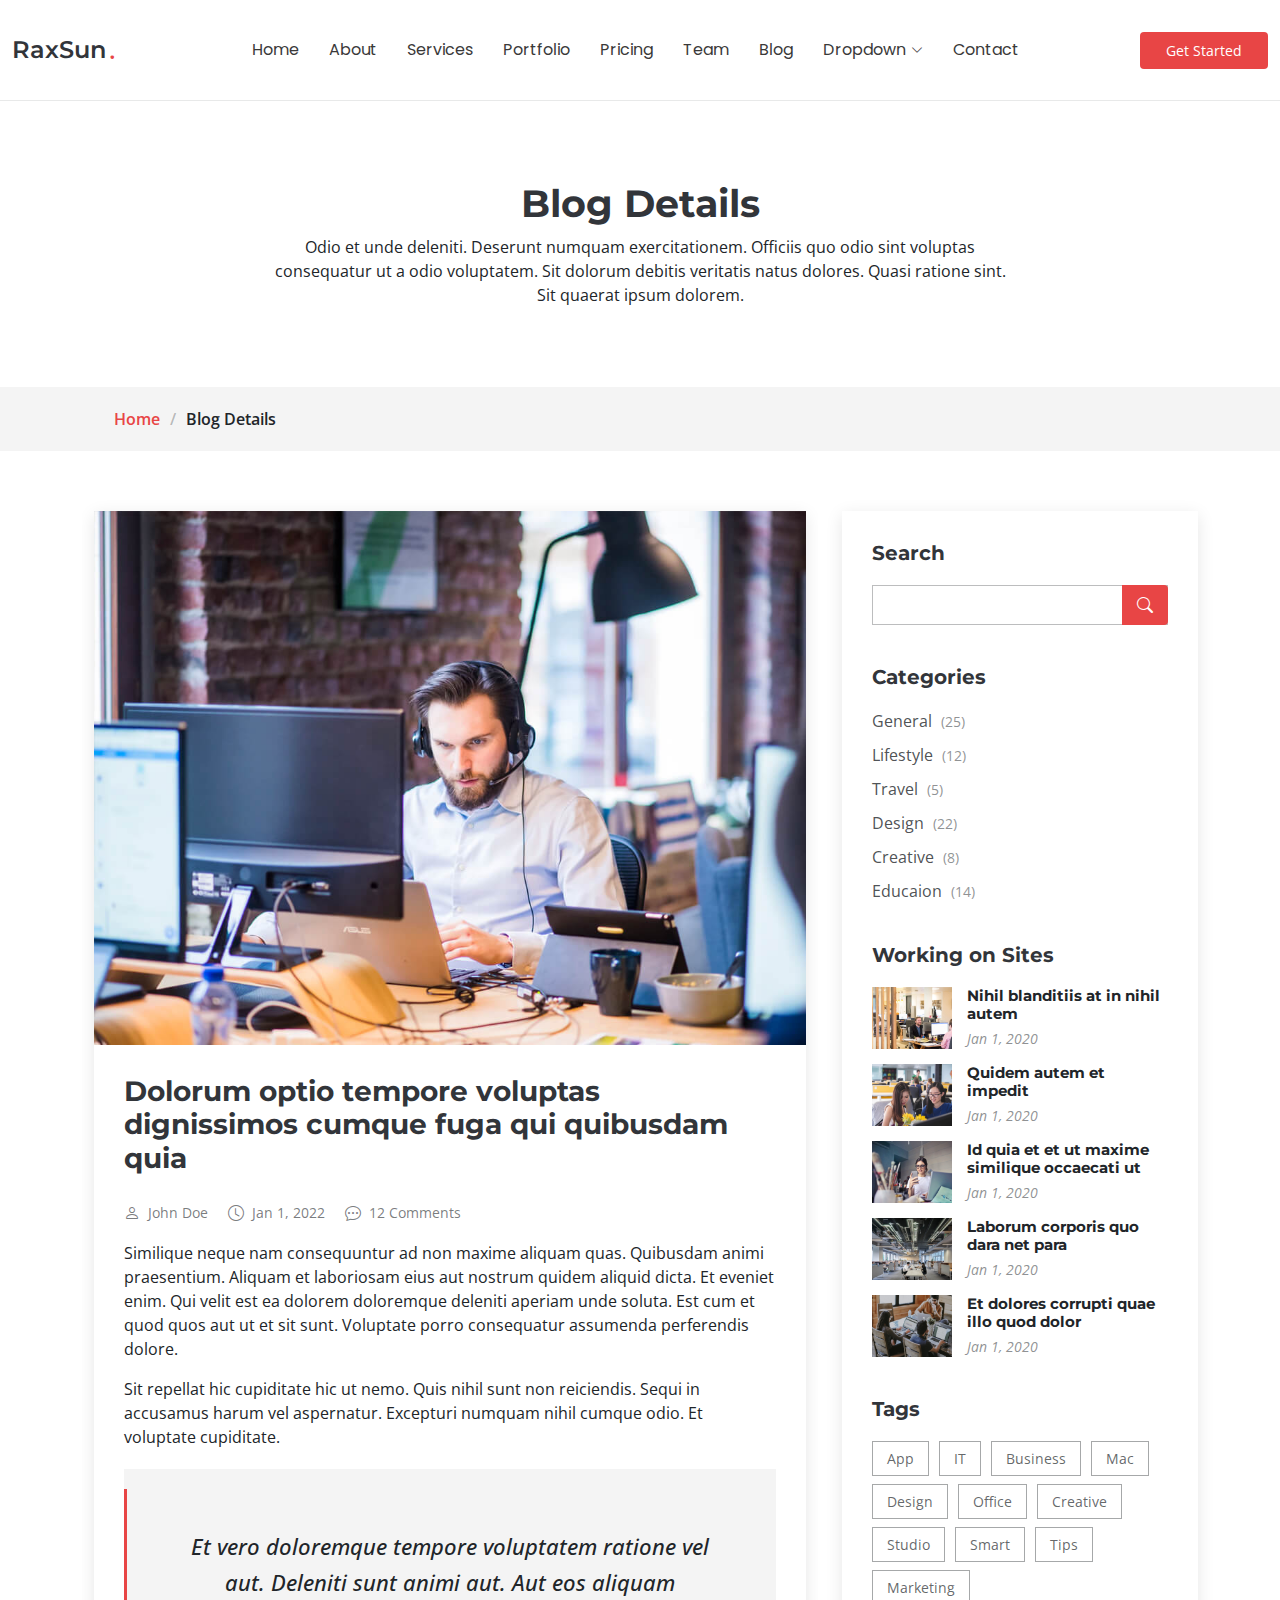
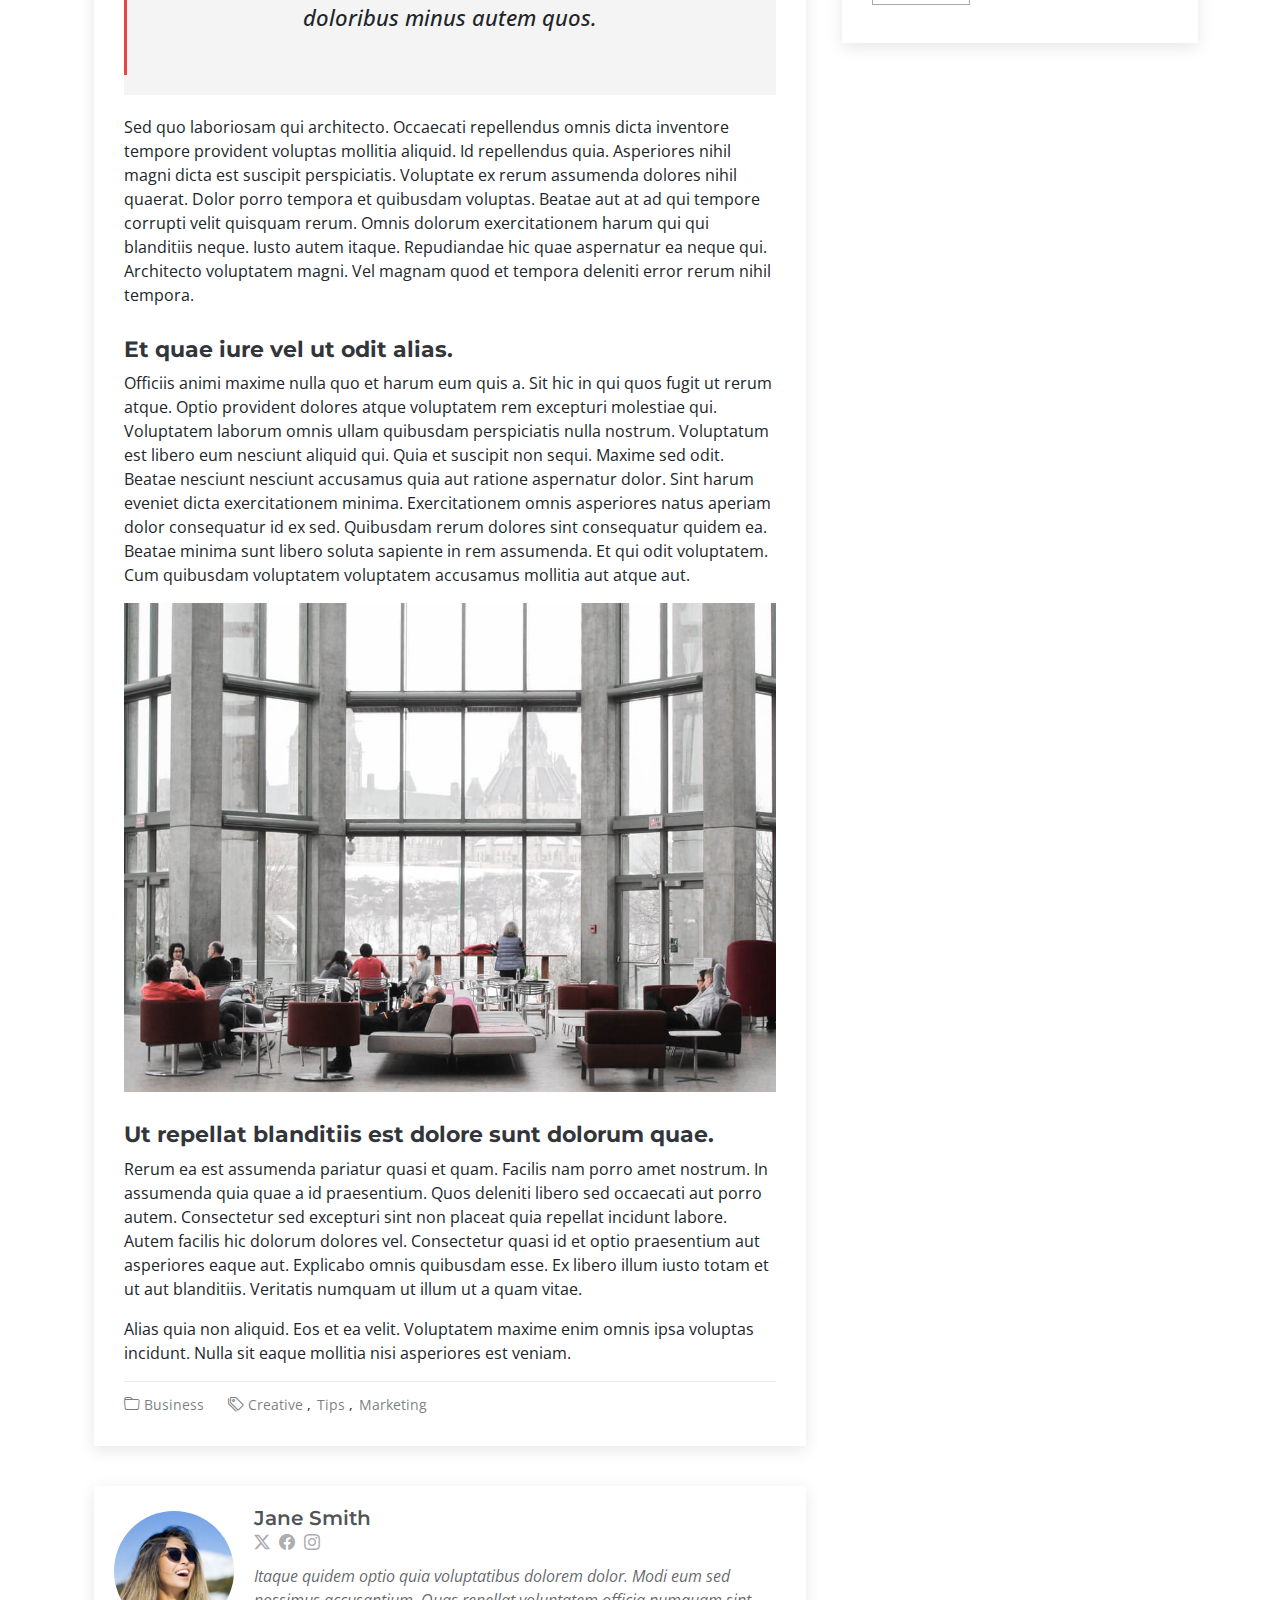
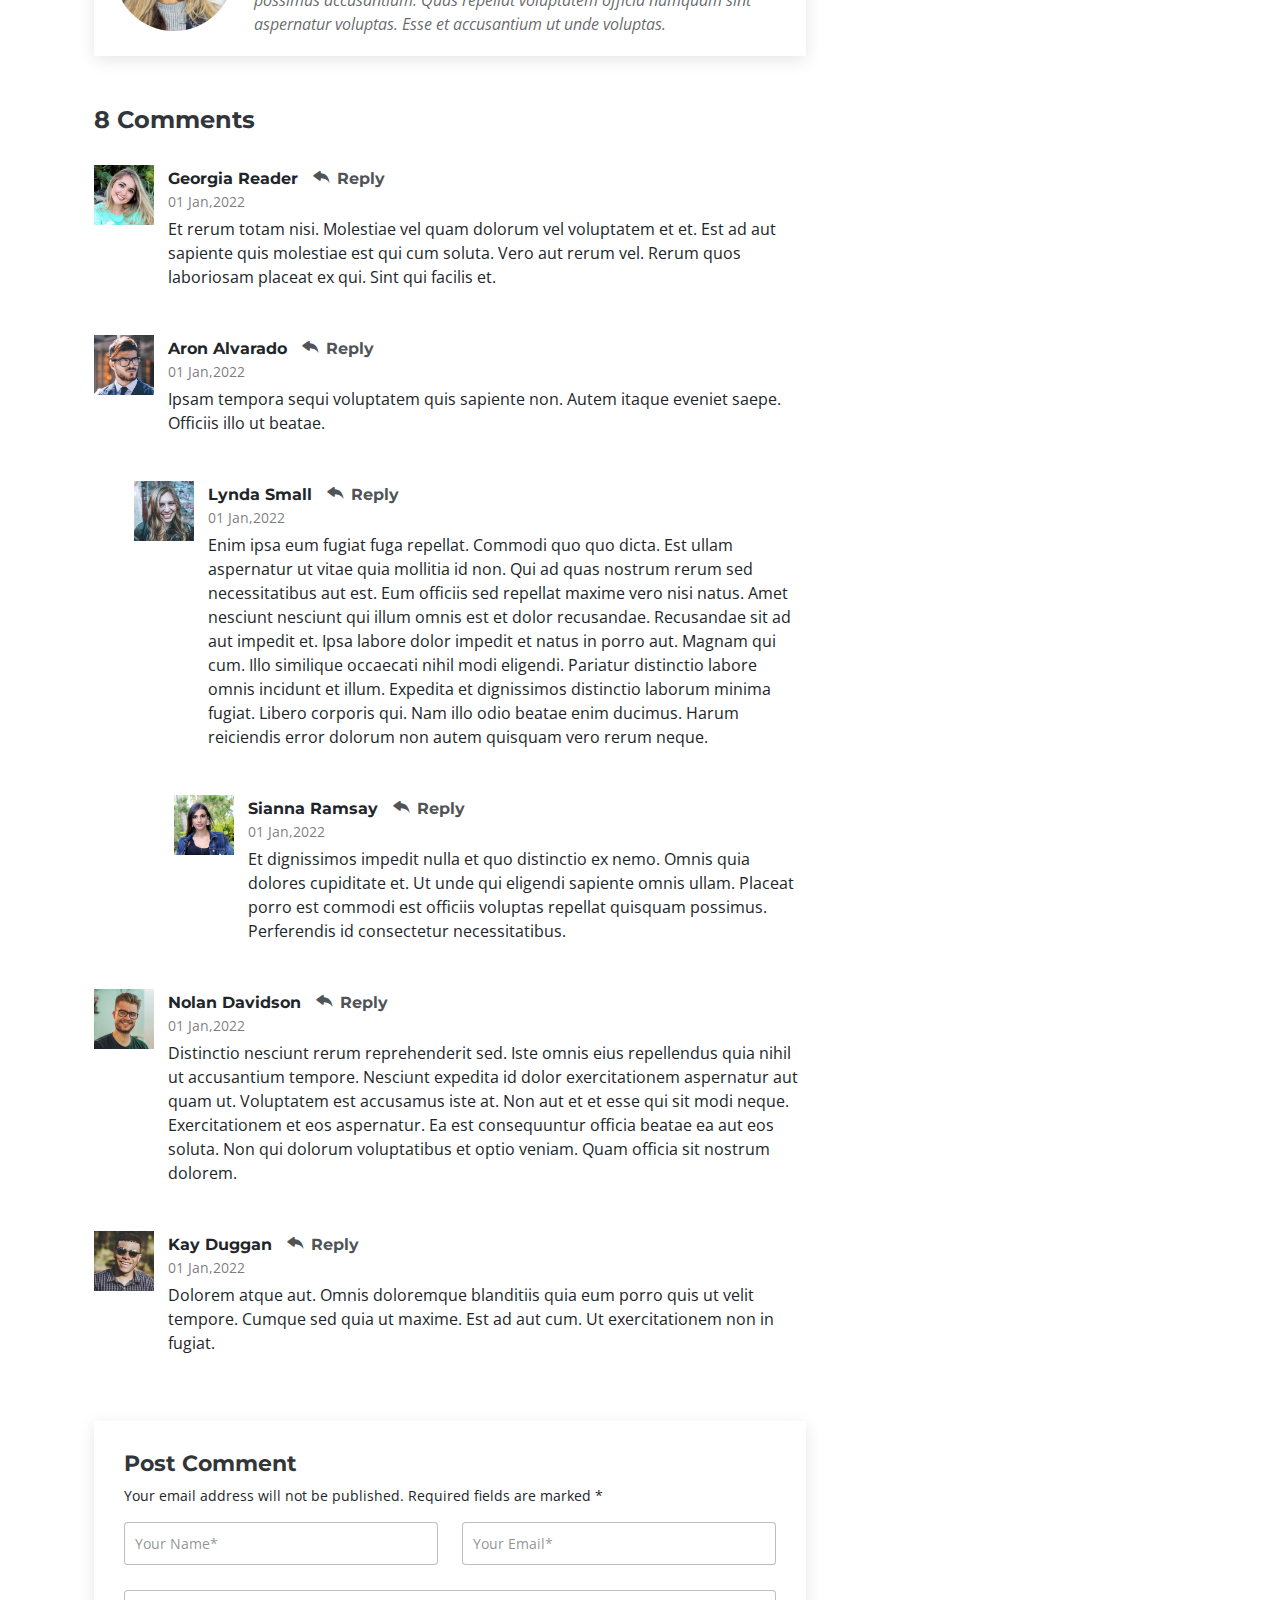
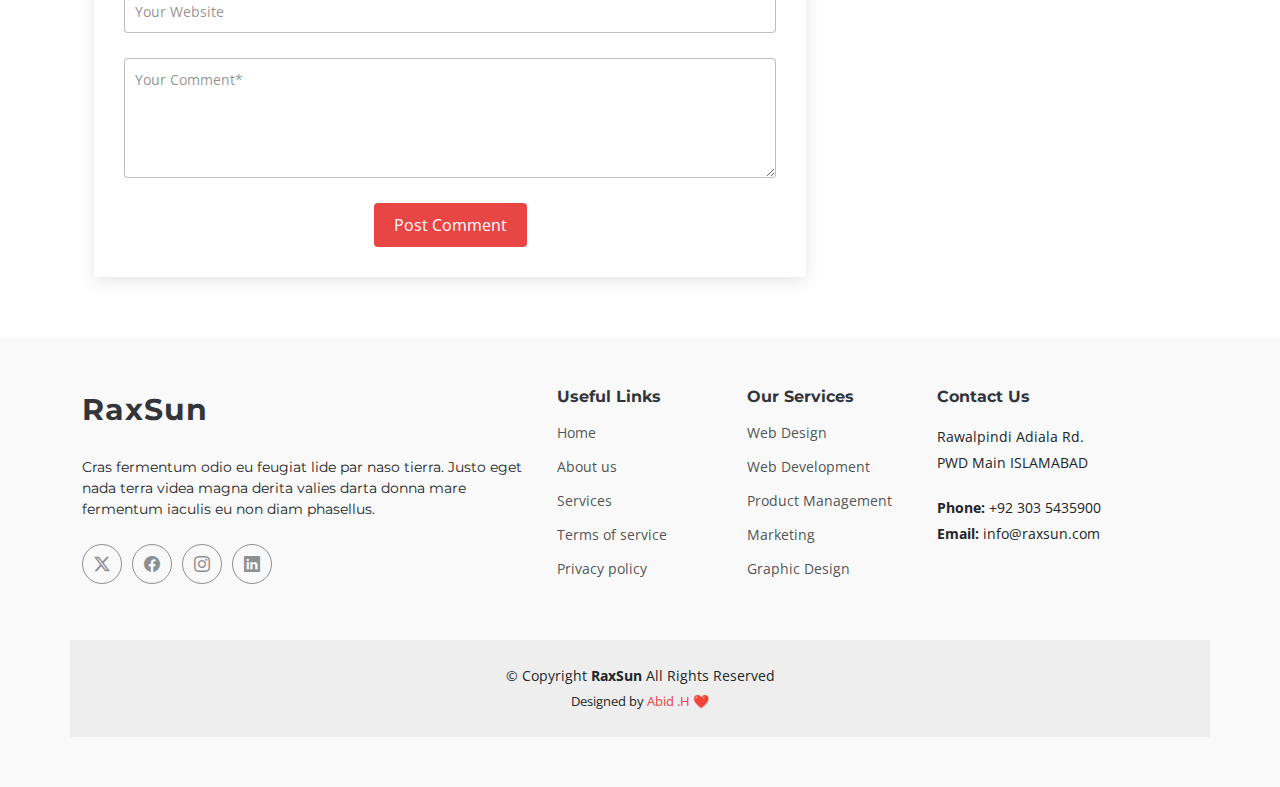
<file: blog-details.html>
<!DOCTYPE html>
<html lang="en">

<head>
  <meta charset="utf-8">
  <meta content="width=device-width, initial-scale=1.0" name="viewport">
  <title>Blog Details - RaxSun Bootstrap Template</title>
  <meta name="description" content="">
  <meta name="keywords" content="">

  <!-- Favicons -->
  <link href="assets/img/favicon.png" rel="icon">
  <link href="assets/img/apple-touch-icon.png" rel="apple-touch-icon">

  <!-- Fonts -->
  <link href="https://fonts.googleapis.com" rel="preconnect">
  <link href="https://fonts.gstatic.com" rel="preconnect" crossorigin>
  <link href="https://fonts.googleapis.com/css2?family=Open+Sans:ital,wght@0,300;0,400;0,500;0,600;0,700;0,800;1,300;1,400;1,500;1,600;1,700;1,800&family=Montserrat:ital,wght@0,100;0,200;0,300;0,400;0,500;0,600;0,700;0,800;0,900;1,100;1,200;1,300;1,400;1,500;1,600;1,700;1,800;1,900&family=Poppins:ital,wght@0,100;0,200;0,300;0,400;0,500;0,600;0,700;0,800;0,900;1,100;1,200;1,300;1,400;1,500;1,600;1,700;1,800;1,900&display=swap" rel="stylesheet">

  <!-- Vendor CSS Files -->
  <link href="assets/vendor/bootstrap/css/bootstrap.min.css" rel="stylesheet">
  <link href="assets/vendor/bootstrap-icons/bootstrap-icons.css" rel="stylesheet">
  <link href="assets/vendor/aos/aos.css" rel="stylesheet">
  <link href="assets/vendor/glightbox/css/glightbox.min.css" rel="stylesheet">
  <link href="assets/vendor/swiper/swiper-bundle.min.css" rel="stylesheet">

  <!-- Main CSS File -->
  <link href="assets/css/main.css" rel="stylesheet">


</head>

<body class="blog-details-page">

  <header id="header" class="header d-flex align-items-center sticky-top">
    <div class="container-fluid position-relative d-flex align-items-center justify-content-between">

      <a href="index.html" class="logo d-flex align-items-center me-auto me-xl-0">
        <h1 class="sitename">RaxSun</h1><span>.</span>
      </a>

      <nav id="navmenu" class="navmenu">
        <ul>
          <li><a href="index.html#hero">Home</a></li>
          <li><a href="index.html#about">About</a></li>
          <li><a href="index.html#services">Services</a></li>
          <li><a href="index.html#portfolio">Portfolio</a></li>
          <li><a href="index.html#pricing">Pricing</a></li>
          <li><a href="index.html#team">Team</a></li>
          <li><a href="blog.html">Blog</a></li>
          <li class="dropdown"><a href="#"><span>Dropdown</span> <i class="bi bi-chevron-down toggle-dropdown"></i></a>
            <ul>
              <li><a href="#">Dropdown 1</a></li>
              <li class="dropdown"><a href="#"><span>Deep Dropdown</span> <i class="bi bi-chevron-down toggle-dropdown"></i></a>
                <ul>
                  <li><a href="#">Deep Dropdown 1</a></li>
                  <li><a href="#">Deep Dropdown 2</a></li>
                  <li><a href="#">Deep Dropdown 3</a></li>
                  <li><a href="#">Deep Dropdown 4</a></li>
                  <li><a href="#">Deep Dropdown 5</a></li>
                </ul>
              </li>
              <li><a href="#">Dropdown 2</a></li>
              <li><a href="#">Dropdown 3</a></li>
              <li><a href="#">Dropdown 4</a></li>
            </ul>
          </li>
          <li><a href="index.html#contact">Contact</a></li>
        </ul>
        <i class="mobile-nav-toggle d-xl-none bi bi-list"></i>
      </nav>

      <a class="btn-getstarted" href="index.html#about">Get Started</a>

    </div>
  </header>

  <main class="main">

    <!-- Page Title -->
    <div class="page-title" data-aos="fade">
      <div class="heading">
        <div class="container">
          <div class="row d-flex justify-content-center text-center">
            <div class="col-lg-8">
              <h1>Blog Details</h1>
              <p class="mb-0">Odio et unde deleniti. Deserunt numquam exercitationem. Officiis quo odio sint voluptas consequatur ut a odio voluptatem. Sit dolorum debitis veritatis natus dolores. Quasi ratione sint. Sit quaerat ipsum dolorem.</p>
            </div>
          </div>
        </div>
      </div>
      <nav class="breadcrumbs">
        <div class="container">
          <ol>
            <li><a href="index.html">Home</a></li>
            <li class="current">Blog Details</li>
          </ol>
        </div>
      </nav>
    </div><!-- End Page Title -->

    <div class="container">
      <div class="row">

        <div class="col-lg-8">

          <!-- Blog Details Section -->
          <section id="blog-details" class="blog-details section">
            <div class="container">

              <article class="article">

                <div class="post-img">
                  <img src="assets/img/blog/blog-1.jpg" alt="" class="img-fluid">
                </div>

                <h2 class="title">Dolorum optio tempore voluptas dignissimos cumque fuga qui quibusdam quia</h2>

                <div class="meta-top">
                  <ul>
                    <li class="d-flex align-items-center"><i class="bi bi-person"></i> <a href="blog-details.html">John Doe</a></li>
                    <li class="d-flex align-items-center"><i class="bi bi-clock"></i> <a href="blog-details.html"><time datetime="2020-01-01">Jan 1, 2022</time></a></li>
                    <li class="d-flex align-items-center"><i class="bi bi-chat-dots"></i> <a href="blog-details.html">12 Comments</a></li>
                  </ul>
                </div><!-- End meta top -->

                <div class="content">
                  <p>
                    Similique neque nam consequuntur ad non maxime aliquam quas. Quibusdam animi praesentium. Aliquam et laboriosam eius aut nostrum quidem aliquid dicta.
                    Et eveniet enim. Qui velit est ea dolorem doloremque deleniti aperiam unde soluta. Est cum et quod quos aut ut et sit sunt. Voluptate porro consequatur assumenda perferendis dolore.
                  </p>

                  <p>
                    Sit repellat hic cupiditate hic ut nemo. Quis nihil sunt non reiciendis. Sequi in accusamus harum vel aspernatur. Excepturi numquam nihil cumque odio. Et voluptate cupiditate.
                  </p>

                  <blockquote>
                    <p>
                      Et vero doloremque tempore voluptatem ratione vel aut. Deleniti sunt animi aut. Aut eos aliquam doloribus minus autem quos.
                    </p>
                  </blockquote>

                  <p>
                    Sed quo laboriosam qui architecto. Occaecati repellendus omnis dicta inventore tempore provident voluptas mollitia aliquid. Id repellendus quia. Asperiores nihil magni dicta est suscipit perspiciatis. Voluptate ex rerum assumenda dolores nihil quaerat.
                    Dolor porro tempora et quibusdam voluptas. Beatae aut at ad qui tempore corrupti velit quisquam rerum. Omnis dolorum exercitationem harum qui qui blanditiis neque.
                    Iusto autem itaque. Repudiandae hic quae aspernatur ea neque qui. Architecto voluptatem magni. Vel magnam quod et tempora deleniti error rerum nihil tempora.
                  </p>

                  <h3>Et quae iure vel ut odit alias.</h3>
                  <p>
                    Officiis animi maxime nulla quo et harum eum quis a. Sit hic in qui quos fugit ut rerum atque. Optio provident dolores atque voluptatem rem excepturi molestiae qui. Voluptatem laborum omnis ullam quibusdam perspiciatis nulla nostrum. Voluptatum est libero eum nesciunt aliquid qui.
                    Quia et suscipit non sequi. Maxime sed odit. Beatae nesciunt nesciunt accusamus quia aut ratione aspernatur dolor. Sint harum eveniet dicta exercitationem minima. Exercitationem omnis asperiores natus aperiam dolor consequatur id ex sed. Quibusdam rerum dolores sint consequatur quidem ea.
                    Beatae minima sunt libero soluta sapiente in rem assumenda. Et qui odit voluptatem. Cum quibusdam voluptatem voluptatem accusamus mollitia aut atque aut.
                  </p>
                  <img src="assets/img/blog/blog-inside-post.jpg" class="img-fluid" alt="">

                  <h3>Ut repellat blanditiis est dolore sunt dolorum quae.</h3>
                  <p>
                    Rerum ea est assumenda pariatur quasi et quam. Facilis nam porro amet nostrum. In assumenda quia quae a id praesentium. Quos deleniti libero sed occaecati aut porro autem. Consectetur sed excepturi sint non placeat quia repellat incidunt labore. Autem facilis hic dolorum dolores vel.
                    Consectetur quasi id et optio praesentium aut asperiores eaque aut. Explicabo omnis quibusdam esse. Ex libero illum iusto totam et ut aut blanditiis. Veritatis numquam ut illum ut a quam vitae.
                  </p>
                  <p>
                    Alias quia non aliquid. Eos et ea velit. Voluptatem maxime enim omnis ipsa voluptas incidunt. Nulla sit eaque mollitia nisi asperiores est veniam.
                  </p>

                </div><!-- End post content -->

                <div class="meta-bottom">
                  <i class="bi bi-folder"></i>
                  <ul class="cats">
                    <li><a href="#">Business</a></li>
                  </ul>

                  <i class="bi bi-tags"></i>
                  <ul class="tags">
                    <li><a href="#">Creative</a></li>
                    <li><a href="#">Tips</a></li>
                    <li><a href="#">Marketing</a></li>
                  </ul>
                </div><!-- End meta bottom -->

              </article>

            </div>
          </section><!-- /Blog Details Section -->

          <!-- Blog Author Section -->
          <section id="blog-author" class="blog-author section">

            <div class="container">
              <div class="author-container d-flex align-items-center">
                <img src="assets/img/blog/blog-author.jpg" class="rounded-circle flex-shrink-0" alt="">
                <div>
                  <h4>Jane Smith</h4>
                  <div class="social-links">
                    <a href="https://x.com/#"><i class="bi bi-twitter-x"></i></a>
                    <a href="https://facebook.com/#"><i class="bi bi-facebook"></i></a>
                    <a href="https://instagram.com/#"><i class="biu bi-instagram"></i></a>
                  </div>
                  <p>
                    Itaque quidem optio quia voluptatibus dolorem dolor. Modi eum sed possimus accusantium. Quas repellat voluptatem officia numquam sint aspernatur voluptas. Esse et accusantium ut unde voluptas.
                  </p>
                </div>
              </div>
            </div>

          </section><!-- /Blog Author Section -->

          <!-- Blog Comments Section -->
          <section id="blog-comments" class="blog-comments section">

            <div class="container">

              <h4 class="comments-count">8 Comments</h4>

              <div id="comment-1" class="comment">
                <div class="d-flex">
                  <div class="comment-img"><img src="assets/img/blog/comments-1.jpg" alt=""></div>
                  <div>
                    <h5><a href="">Georgia Reader</a> <a href="#" class="reply"><i class="bi bi-reply-fill"></i> Reply</a></h5>
                    <time datetime="2020-01-01">01 Jan,2022</time>
                    <p>
                      Et rerum totam nisi. Molestiae vel quam dolorum vel voluptatem et et. Est ad aut sapiente quis molestiae est qui cum soluta.
                      Vero aut rerum vel. Rerum quos laboriosam placeat ex qui. Sint qui facilis et.
                    </p>
                  </div>
                </div>
              </div><!-- End comment #1 -->

              <div id="comment-2" class="comment">
                <div class="d-flex">
                  <div class="comment-img"><img src="assets/img/blog/comments-2.jpg" alt=""></div>
                  <div>
                    <h5><a href="">Aron Alvarado</a> <a href="#" class="reply"><i class="bi bi-reply-fill"></i> Reply</a></h5>
                    <time datetime="2020-01-01">01 Jan,2022</time>
                    <p>
                      Ipsam tempora sequi voluptatem quis sapiente non. Autem itaque eveniet saepe. Officiis illo ut beatae.
                    </p>
                  </div>
                </div>

                <div id="comment-reply-1" class="comment comment-reply">
                  <div class="d-flex">
                    <div class="comment-img"><img src="assets/img/blog/comments-3.jpg" alt=""></div>
                    <div>
                      <h5><a href="">Lynda Small</a> <a href="#" class="reply"><i class="bi bi-reply-fill"></i> Reply</a></h5>
                      <time datetime="2020-01-01">01 Jan,2022</time>
                      <p>
                        Enim ipsa eum fugiat fuga repellat. Commodi quo quo dicta. Est ullam aspernatur ut vitae quia mollitia id non. Qui ad quas nostrum rerum sed necessitatibus aut est. Eum officiis sed repellat maxime vero nisi natus. Amet nesciunt nesciunt qui illum omnis est et dolor recusandae.

                        Recusandae sit ad aut impedit et. Ipsa labore dolor impedit et natus in porro aut. Magnam qui cum. Illo similique occaecati nihil modi eligendi. Pariatur distinctio labore omnis incidunt et illum. Expedita et dignissimos distinctio laborum minima fugiat.

                        Libero corporis qui. Nam illo odio beatae enim ducimus. Harum reiciendis error dolorum non autem quisquam vero rerum neque.
                      </p>
                    </div>
                  </div>

                  <div id="comment-reply-2" class="comment comment-reply">
                    <div class="d-flex">
                      <div class="comment-img"><img src="assets/img/blog/comments-4.jpg" alt=""></div>
                      <div>
                        <h5><a href="">Sianna Ramsay</a> <a href="#" class="reply"><i class="bi bi-reply-fill"></i> Reply</a></h5>
                        <time datetime="2020-01-01">01 Jan,2022</time>
                        <p>
                          Et dignissimos impedit nulla et quo distinctio ex nemo. Omnis quia dolores cupiditate et. Ut unde qui eligendi sapiente omnis ullam. Placeat porro est commodi est officiis voluptas repellat quisquam possimus. Perferendis id consectetur necessitatibus.
                        </p>
                      </div>
                    </div>

                  </div><!-- End comment reply #2-->

                </div><!-- End comment reply #1-->

              </div><!-- End comment #2-->

              <div id="comment-3" class="comment">
                <div class="d-flex">
                  <div class="comment-img"><img src="assets/img/blog/comments-5.jpg" alt=""></div>
                  <div>
                    <h5><a href="">Nolan Davidson</a> <a href="#" class="reply"><i class="bi bi-reply-fill"></i> Reply</a></h5>
                    <time datetime="2020-01-01">01 Jan,2022</time>
                    <p>
                      Distinctio nesciunt rerum reprehenderit sed. Iste omnis eius repellendus quia nihil ut accusantium tempore. Nesciunt expedita id dolor exercitationem aspernatur aut quam ut. Voluptatem est accusamus iste at.
                      Non aut et et esse qui sit modi neque. Exercitationem et eos aspernatur. Ea est consequuntur officia beatae ea aut eos soluta. Non qui dolorum voluptatibus et optio veniam. Quam officia sit nostrum dolorem.
                    </p>
                  </div>
                </div>

              </div><!-- End comment #3 -->

              <div id="comment-4" class="comment">
                <div class="d-flex">
                  <div class="comment-img"><img src="assets/img/blog/comments-6.jpg" alt=""></div>
                  <div>
                    <h5><a href="">Kay Duggan</a> <a href="#" class="reply"><i class="bi bi-reply-fill"></i> Reply</a></h5>
                    <time datetime="2020-01-01">01 Jan,2022</time>
                    <p>
                      Dolorem atque aut. Omnis doloremque blanditiis quia eum porro quis ut velit tempore. Cumque sed quia ut maxime. Est ad aut cum. Ut exercitationem non in fugiat.
                    </p>
                  </div>
                </div>

              </div><!-- End comment #4 -->

            </div>

          </section><!-- /Blog Comments Section -->

          <!-- Comment Form Section -->
          <section id="comment-form" class="comment-form section">
            <div class="container">

              <form action="">

                <h4>Post Comment</h4>
                <p>Your email address will not be published. Required fields are marked * </p>
                <div class="row">
                  <div class="col-md-6 form-group">
                    <input name="name" type="text" class="form-control" placeholder="Your Name*">
                  </div>
                  <div class="col-md-6 form-group">
                    <input name="email" type="text" class="form-control" placeholder="Your Email*">
                  </div>
                </div>
                <div class="row">
                  <div class="col form-group">
                    <input name="website" type="text" class="form-control" placeholder="Your Website">
                  </div>
                </div>
                <div class="row">
                  <div class="col form-group">
                    <textarea name="comment" class="form-control" placeholder="Your Comment*"></textarea>
                  </div>
                </div>

                <div class="text-center">
                  <button type="submit" class="btn btn-primary">Post Comment</button>
                </div>

              </form>

            </div>
          </section><!-- /Comment Form Section -->

        </div>

        <div class="col-lg-4 sidebar">

          <div class="widgets-container">

            <!-- Search Widget -->
            <div class="search-widget widget-item">

              <h3 class="widget-title">Search</h3>
              <form action="">
                <input type="text">
                <button type="submit" title="Search"><i class="bi bi-search"></i></button>
              </form>

            </div><!--/Search Widget -->

            <!-- Categories Widget -->
            <div class="categories-widget widget-item">

              <h3 class="widget-title">Categories</h3>
              <ul class="mt-3">
                <li><a href="#">General <span>(25)</span></a></li>
                <li><a href="#">Lifestyle <span>(12)</span></a></li>
                <li><a href="#">Travel <span>(5)</span></a></li>
                <li><a href="#">Design <span>(22)</span></a></li>
                <li><a href="#">Creative <span>(8)</span></a></li>
                <li><a href="#">Educaion <span>(14)</span></a></li>
              </ul>

            </div><!--/Categories Widget -->

            <!-- Working on Sites Widget -->
            <div class="recent-posts-widget widget-item">

              <h3 class="widget-title">Working on Sites</h3>

              <div class="post-item">
                <img src="assets/img/blog/blog-recent-1.jpg" alt="" class="flex-shrink-0">
                <div>
                  <h4><a href="blog-details.html">Nihil blanditiis at in nihil autem</a></h4>
                  <time datetime="2020-01-01">Jan 1, 2020</time>
                </div>
              </div><!-- End recent post item-->

              <div class="post-item">
                <img src="assets/img/blog/blog-recent-2.jpg" alt="" class="flex-shrink-0">
                <div>
                  <h4><a href="blog-details.html">Quidem autem et impedit</a></h4>
                  <time datetime="2020-01-01">Jan 1, 2020</time>
                </div>
              </div><!-- End recent post item-->

              <div class="post-item">
                <img src="assets/img/blog/blog-recent-3.jpg" alt="" class="flex-shrink-0">
                <div>
                  <h4><a href="blog-details.html">Id quia et et ut maxime similique occaecati ut</a></h4>
                  <time datetime="2020-01-01">Jan 1, 2020</time>
                </div>
              </div><!-- End recent post item-->

              <div class="post-item">
                <img src="assets/img/blog/blog-recent-4.jpg" alt="" class="flex-shrink-0">
                <div>
                  <h4><a href="blog-details.html">Laborum corporis quo dara net para</a></h4>
                  <time datetime="2020-01-01">Jan 1, 2020</time>
                </div>
              </div><!-- End recent post item-->

              <div class="post-item">
                <img src="assets/img/blog/blog-recent-5.jpg" alt="" class="flex-shrink-0">
                <div>
                  <h4><a href="blog-details.html">Et dolores corrupti quae illo quod dolor</a></h4>
                  <time datetime="2020-01-01">Jan 1, 2020</time>
                </div>
              </div><!-- End recent post item-->

            </div><!--/Working on Sites Widget -->

            <!-- Tags Widget -->
            <div class="tags-widget widget-item">

              <h3 class="widget-title">Tags</h3>
              <ul>
                <li><a href="#">App</a></li>
                <li><a href="#">IT</a></li>
                <li><a href="#">Business</a></li>
                <li><a href="#">Mac</a></li>
                <li><a href="#">Design</a></li>
                <li><a href="#">Office</a></li>
                <li><a href="#">Creative</a></li>
                <li><a href="#">Studio</a></li>
                <li><a href="#">Smart</a></li>
                <li><a href="#">Tips</a></li>
                <li><a href="#">Marketing</a></li>
              </ul>

            </div><!--/Tags Widget -->

          </div>

        </div>

      </div>
    </div>

  </main>

  <footer id="footer" class="footer position-relative light-background">

    <div class="container footer-top">
      <div class="row gy-4">
        <div class="col-lg-5 col-md-12 footer-about">
          <a href="index.html" class="logo d-flex align-items-center">
            <span class="sitename">RaxSun</span>
          </a>
          <p>Cras fermentum odio eu feugiat lide par naso tierra. Justo eget nada terra videa magna derita valies darta donna mare fermentum iaculis eu non diam phasellus.</p>
          <div class="social-links d-flex mt-4">
            <a href=""><i class="bi bi-twitter-x"></i></a>
            <a href=""><i class="bi bi-facebook"></i></a>
            <a href=""><i class="bi bi-instagram"></i></a>
            <a href=""><i class="bi bi-linkedin"></i></a>
          </div>
        </div>

        <div class="col-lg-2 col-6 footer-links">
          <h4>Useful Links</h4>
          <ul>
            <li><a href="#">Home</a></li>
            <li><a href="#">About us</a></li>
            <li><a href="#">Services</a></li>
            <li><a href="#">Terms of service</a></li>
            <li><a href="#">Privacy policy</a></li>
          </ul>
        </div>

        <div class="col-lg-2 col-6 footer-links">
          <h4>Our Services</h4>
          <ul>
            <li><a href="#">Web Design</a></li>
            <li><a href="#">Web Development</a></li>
            <li><a href="#">Product Management</a></li>
            <li><a href="#">Marketing</a></li>
            <li><a href="#">Graphic Design</a></li>
          </ul>
        </div>

        <div class="col-lg-3 col-md-12 footer-contact text-center text-md-start">
          <h4>Contact Us</h4>
          <p>Rawalpindi Adiala Rd.</p>
          <p>PWD Main ISLAMABAD</p>
          <p class="mt-4"><strong>Phone:</strong> <span>+92 303 5435900</span></p>
          <p><strong>Email:</strong> <span>info@raxsun.com</span></p>
        </div>

      </div>
    </div>

    <div class="container copyright text-center mt-4">
      <p>© <span>Copyright</span> <strong class="sitename">RaxSun</strong> <span>All Rights Reserved</span></p>
      <div class="credits">
        <!-- All the links in the footer should remain intact. -->
        <!-- You can delete the links only if you've purchased the pro version. -->
        <!-- Licensing information: https://bootstrapmade.com/license/ -->
        <!-- Purchase the pro version with working PHP/AJAX contact form: [buy-url] -->
Designed by <a href="https://github.com/abidhabib">Abid .H ❤️</a>
      </div>
    </div>

  </footer>

  <!-- Scroll Top -->
  <a href="#" id="scroll-top" class="scroll-top d-flex align-items-center justify-content-center"><i class="bi bi-arrow-up-short"></i></a>

  <!-- Preloader -->
  <div id="preloader"></div>

  <!-- Vendor JS Files -->
  <script src="assets/vendor/bootstrap/js/bootstrap.bundle.min.js"></script>
  <script src="assets/vendor/php-email-form/validate.js"></script>
  <script src="assets/vendor/aos/aos.js"></script>
  <script src="assets/vendor/glightbox/js/glightbox.min.js"></script>
  <script src="assets/vendor/purecounter/purecounter_vanilla.js"></script>
  <script src="assets/vendor/imagesloaded/imagesloaded.pkgd.min.js"></script>
  <script src="assets/vendor/isotope-layout/isotope.pkgd.min.js"></script>
  <script src="assets/vendor/swiper/swiper-bundle.min.js"></script>

  <!-- Main JS File -->
  <script src="assets/js/main.js"></script>

</body>

</html>
</file>
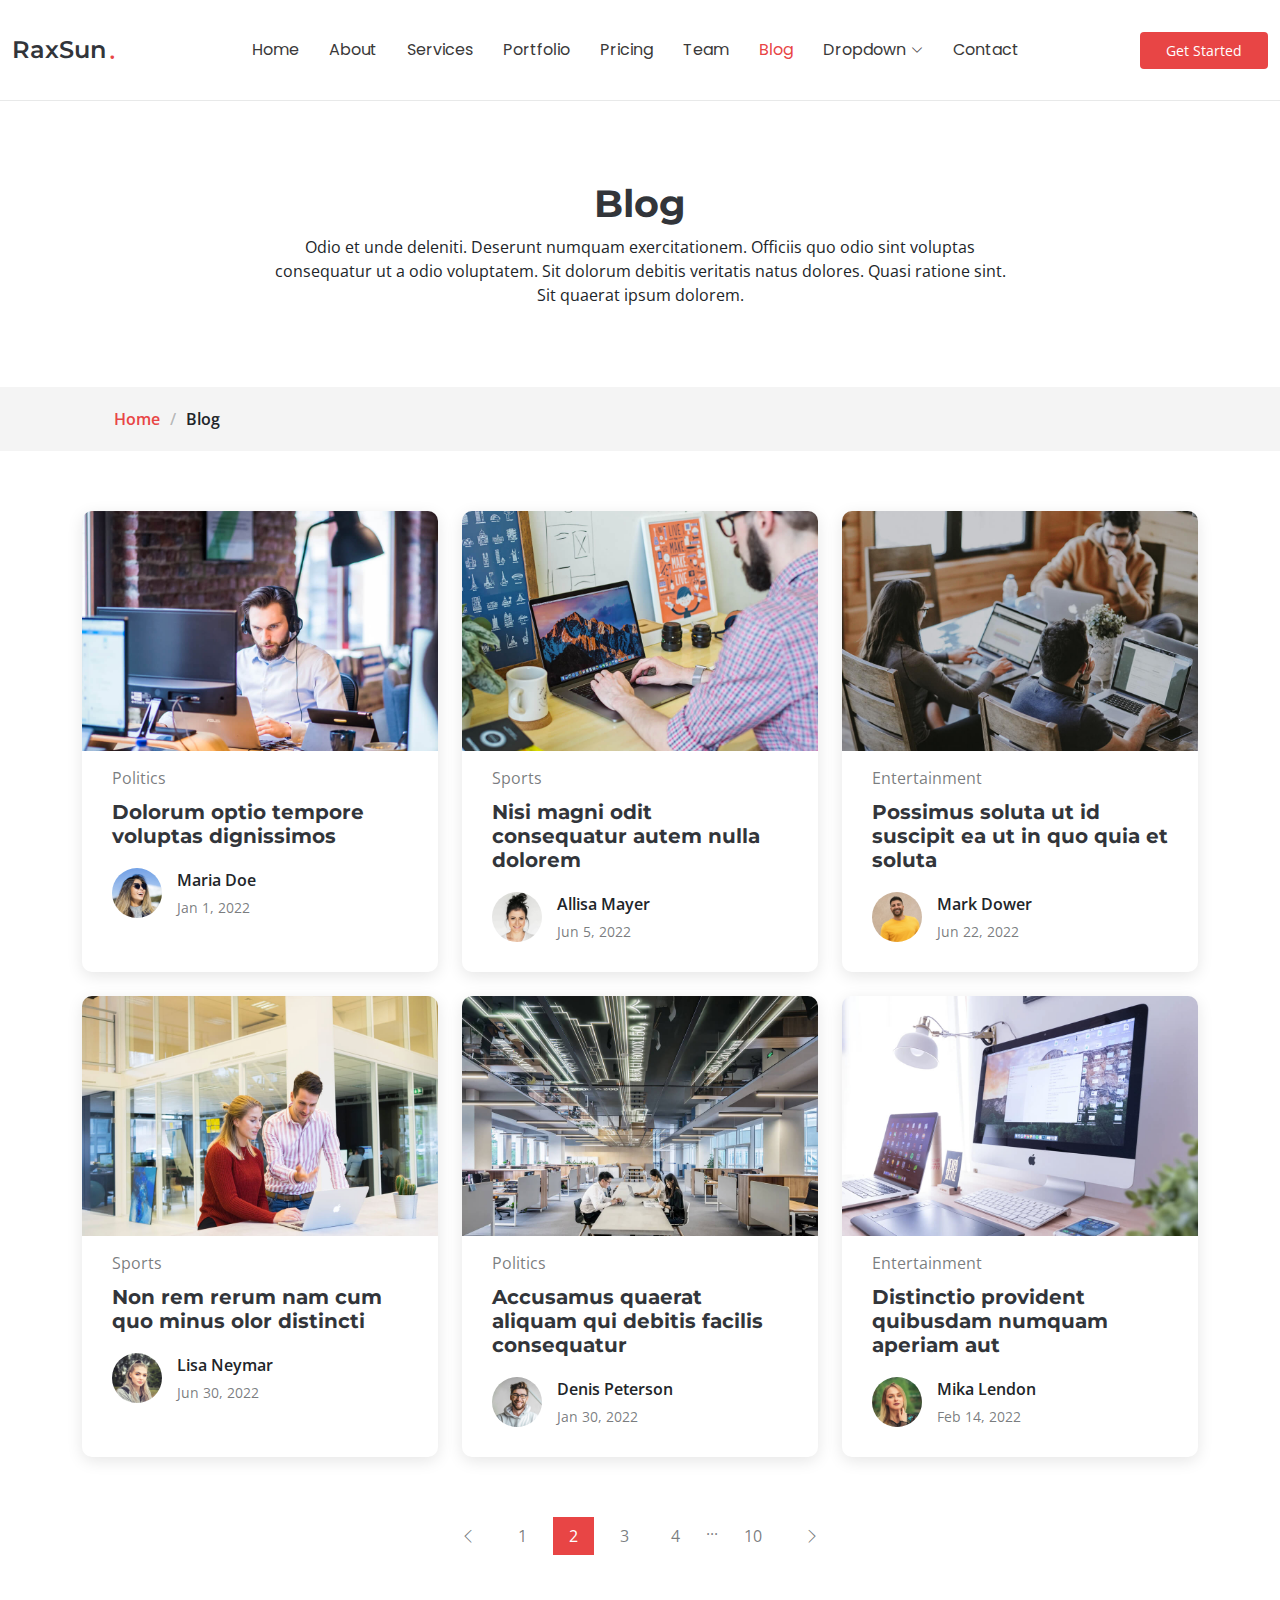
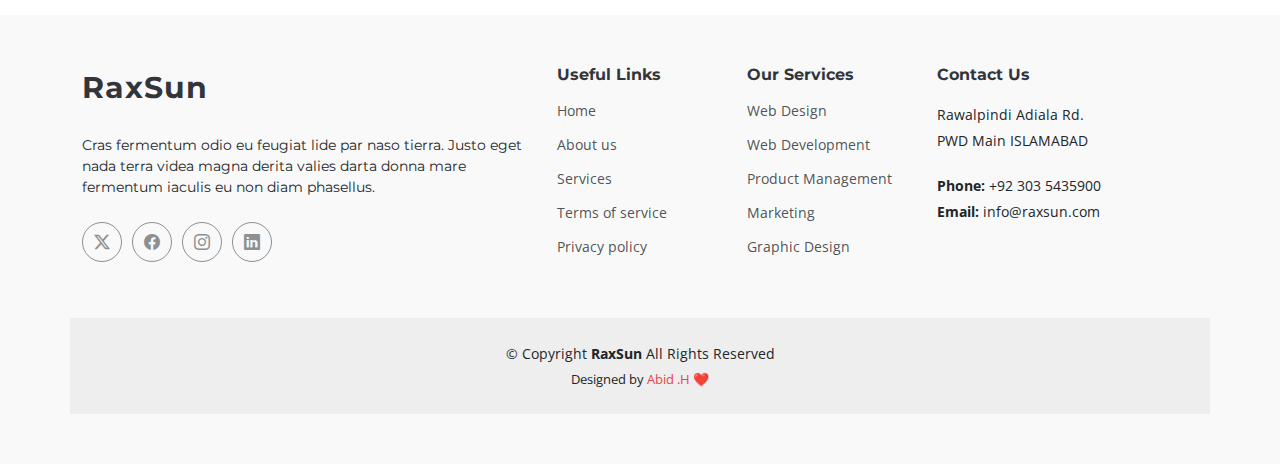
<file: blog.html>
<!DOCTYPE html>
<html lang="en">

<head>
  <meta charset="utf-8">
  <meta content="width=device-width, initial-scale=1.0" name="viewport">
  <title>RaxSun.</title>
  <meta name="description" content="">
  <meta name="keywords" content="">

  <!-- Favicons -->
  <link href="assets/img/favicon.png" rel="icon">
  <link href="assets/img/apple-touch-icon.png" rel="apple-touch-icon">

  <!-- Fonts -->
  <link href="https://fonts.googleapis.com" rel="preconnect">
  <link href="https://fonts.gstatic.com" rel="preconnect" crossorigin>
  <link href="https://fonts.googleapis.com/css2?family=Open+Sans:ital,wght@0,300;0,400;0,500;0,600;0,700;0,800;1,300;1,400;1,500;1,600;1,700;1,800&family=Montserrat:ital,wght@0,100;0,200;0,300;0,400;0,500;0,600;0,700;0,800;0,900;1,100;1,200;1,300;1,400;1,500;1,600;1,700;1,800;1,900&family=Poppins:ital,wght@0,100;0,200;0,300;0,400;0,500;0,600;0,700;0,800;0,900;1,100;1,200;1,300;1,400;1,500;1,600;1,700;1,800;1,900&display=swap" rel="stylesheet">

  <!-- Vendor CSS Files -->
  <link href="assets/vendor/bootstrap/css/bootstrap.min.css" rel="stylesheet">
  <link href="assets/vendor/bootstrap-icons/bootstrap-icons.css" rel="stylesheet">
  <link href="assets/vendor/aos/aos.css" rel="stylesheet">
  <link href="assets/vendor/glightbox/css/glightbox.min.css" rel="stylesheet">
  <link href="assets/vendor/swiper/swiper-bundle.min.css" rel="stylesheet">

  <!-- Main CSS File -->
  <link href="assets/css/main.css" rel="stylesheet">


</head>

<body class="blog-page">

  <header id="header" class="header d-flex align-items-center sticky-top">
    <div class="container-fluid position-relative d-flex align-items-center justify-content-between">

      <a href="index.html" class="logo d-flex align-items-center me-auto me-xl-0">
        <!-- Uncomment the line below if you also wish to use an image logo -->
        <!-- <img src="assets/img/logo.png" alt=""> -->
        <h1 class="sitename">RaxSun</h1><span>.</span>
      </a>

      <nav id="navmenu" class="navmenu">
        <ul>
          <li><a href="index.html#hero">Home</a></li>
          <li><a href="index.html#about">About</a></li>
          <li><a href="index.html#services">Services</a></li>
          <li><a href="index.html#portfolio">Portfolio</a></li>
          <li><a href="index.html#pricing">Pricing</a></li>
          <li><a href="index.html#team">Team</a></li>
          <li><a href="blog.html" class="active">Blog</a></li>
          <li class="dropdown"><a href="#"><span>Dropdown</span> <i class="bi bi-chevron-down toggle-dropdown"></i></a>
            <ul>
              <li><a href="#">Dropdown 1</a></li>
              <li class="dropdown"><a href="#"><span>Deep Dropdown</span> <i class="bi bi-chevron-down toggle-dropdown"></i></a>
                <ul>
                  <li><a href="#">Deep Dropdown 1</a></li>
                  <li><a href="#">Deep Dropdown 2</a></li>
                  <li><a href="#">Deep Dropdown 3</a></li>
                  <li><a href="#">Deep Dropdown 4</a></li>
                  <li><a href="#">Deep Dropdown 5</a></li>
                </ul>
              </li>
              <li><a href="#">Dropdown 2</a></li>
              <li><a href="#">Dropdown 3</a></li>
              <li><a href="#">Dropdown 4</a></li>
            </ul>
          </li>
          <li><a href="index.html#contact">Contact</a></li>
        </ul>
        <i class="mobile-nav-toggle d-xl-none bi bi-list"></i>
      </nav>

      <a class="btn-getstarted" href="index.html#about">Get Started</a>

    </div>
  </header>

  <main class="main">

    <!-- Page Title -->
    <div class="page-title" data-aos="fade">
      <div class="heading">
        <div class="container">
          <div class="row d-flex justify-content-center text-center">
            <div class="col-lg-8">
              <h1>Blog</h1>
              <p class="mb-0">Odio et unde deleniti. Deserunt numquam exercitationem. Officiis quo odio sint voluptas consequatur ut a odio voluptatem. Sit dolorum debitis veritatis natus dolores. Quasi ratione sint. Sit quaerat ipsum dolorem.</p>
            </div>
          </div>
        </div>
      </div>
      <nav class="breadcrumbs">
        <div class="container">
          <ol>
            <li><a href="index.html">Home</a></li>
            <li class="current">Blog</li>
          </ol>
        </div>
      </nav>
    </div><!-- End Page Title -->

    <!-- Blog Posts Section -->
    <section id="blog-posts" class="blog-posts section">

      <div class="container">
        <div class="row gy-4">

          <div class="col-lg-4">
            <article>

              <div class="post-img">
                <img src="assets/img/blog/blog-1.jpg" alt="" class="img-fluid">
              </div>

              <p class="post-category">Politics</p>

              <h2 class="title">
                <a href="blog-details.html">Dolorum optio tempore voluptas dignissimos</a>
              </h2>

              <div class="d-flex align-items-center">
                <img src="assets/img/blog/blog-author.jpg" alt="" class="img-fluid post-author-img flex-shrink-0">
                <div class="post-meta">
                  <p class="post-author">Maria Doe</p>
                  <p class="post-date">
                    <time datetime="2022-01-01">Jan 1, 2022</time>
                  </p>
                </div>
              </div>

            </article>
          </div><!-- End post list item -->

          <div class="col-lg-4">
            <article>

              <div class="post-img">
                <img src="assets/img/blog/blog-2.jpg" alt="" class="img-fluid">
              </div>

              <p class="post-category">Sports</p>

              <h2 class="title">
                <a href="blog-details.html">Nisi magni odit consequatur autem nulla dolorem</a>
              </h2>

              <div class="d-flex align-items-center">
                <img src="assets/img/blog/blog-author-2.jpg" alt="" class="img-fluid post-author-img flex-shrink-0">
                <div class="post-meta">
                  <p class="post-author">Allisa Mayer</p>
                  <p class="post-date">
                    <time datetime="2022-01-01">Jun 5, 2022</time>
                  </p>
                </div>
              </div>

            </article>
          </div><!-- End post list item -->

          <div class="col-lg-4">
            <article>

              <div class="post-img">
                <img src="assets/img/blog/blog-3.jpg" alt="" class="img-fluid">
              </div>

              <p class="post-category">Entertainment</p>

              <h2 class="title">
                <a href="blog-details.html">Possimus soluta ut id suscipit ea ut in quo quia et soluta</a>
              </h2>

              <div class="d-flex align-items-center">
                <img src="assets/img/blog/blog-author-3.jpg" alt="" class="img-fluid post-author-img flex-shrink-0">
                <div class="post-meta">
                  <p class="post-author">Mark Dower</p>
                  <p class="post-date">
                    <time datetime="2022-01-01">Jun 22, 2022</time>
                  </p>
                </div>
              </div>

            </article>
          </div><!-- End post list item -->

          <div class="col-lg-4">
            <article>

              <div class="post-img">
                <img src="assets/img/blog/blog-4.jpg" alt="" class="img-fluid">
              </div>

              <p class="post-category">Sports</p>

              <h2 class="title">
                <a href="blog-details.html">Non rem rerum nam cum quo minus olor distincti</a>
              </h2>

              <div class="d-flex align-items-center">
                <img src="assets/img/blog/blog-author-4.jpg" alt="" class="img-fluid post-author-img flex-shrink-0">
                <div class="post-meta">
                  <p class="post-author">Lisa Neymar</p>
                  <p class="post-date">
                    <time datetime="2022-01-01">Jun 30, 2022</time>
                  </p>
                </div>
              </div>

            </article>
          </div><!-- End post list item -->

          <div class="col-lg-4">
            <article>

              <div class="post-img">
                <img src="assets/img/blog/blog-5.jpg" alt="" class="img-fluid">
              </div>

              <p class="post-category">Politics</p>

              <h2 class="title">
                <a href="blog-details.html">Accusamus quaerat aliquam qui debitis facilis consequatur</a>
              </h2>

              <div class="d-flex align-items-center">
                <img src="assets/img/blog/blog-author-5.jpg" alt="" class="img-fluid post-author-img flex-shrink-0">
                <div class="post-meta">
                  <p class="post-author">Denis Peterson</p>
                  <p class="post-date">
                    <time datetime="2022-01-01">Jan 30, 2022</time>
                  </p>
                </div>
              </div>

            </article>
          </div><!-- End post list item -->

          <div class="col-lg-4">
            <article>

              <div class="post-img">
                <img src="assets/img/blog/blog-6.jpg" alt="" class="img-fluid">
              </div>

              <p class="post-category">Entertainment</p>

              <h2 class="title">
                <a href="blog-details.html">Distinctio provident quibusdam numquam aperiam aut</a>
              </h2>

              <div class="d-flex align-items-center">
                <img src="assets/img/blog/blog-author-6.jpg" alt="" class="img-fluid post-author-img flex-shrink-0">
                <div class="post-meta">
                  <p class="post-author">Mika Lendon</p>
                  <p class="post-date">
                    <time datetime="2022-01-01">Feb 14, 2022</time>
                  </p>
                </div>
              </div>

            </article>
          </div><!-- End post list item -->

        </div>
      </div>

    </section><!-- /Blog Posts Section -->

    <!-- Blog Pagination Section -->
    <section id="blog-pagination" class="blog-pagination section">

      <div class="container">
        <div class="d-flex justify-content-center">
          <ul>
            <li><a href="#"><i class="bi bi-chevron-left"></i></a></li>
            <li><a href="#">1</a></li>
            <li><a href="#" class="active">2</a></li>
            <li><a href="#">3</a></li>
            <li><a href="#">4</a></li>
            <li>...</li>
            <li><a href="#">10</a></li>
            <li><a href="#"><i class="bi bi-chevron-right"></i></a></li>
          </ul>
        </div>
      </div>

    </section><!-- /Blog Pagination Section -->

  </main>

  <footer id="footer" class="footer position-relative light-background">

    <div class="container footer-top">
      <div class="row gy-4">
        <div class="col-lg-5 col-md-12 footer-about">
          <a href="index.html" class="logo d-flex align-items-center">
            <span class="sitename">RaxSun</span>
          </a>
          <p>Cras fermentum odio eu feugiat lide par naso tierra. Justo eget nada terra videa magna derita valies darta donna mare fermentum iaculis eu non diam phasellus.</p>
          <div class="social-links d-flex mt-4">
            <a href=""><i class="bi bi-twitter-x"></i></a>
            <a href=""><i class="bi bi-facebook"></i></a>
            <a href=""><i class="bi bi-instagram"></i></a>
            <a href=""><i class="bi bi-linkedin"></i></a>
          </div>
        </div>

        <div class="col-lg-2 col-6 footer-links">
          <h4>Useful Links</h4>
          <ul>
            <li><a href="#">Home</a></li>
            <li><a href="#">About us</a></li>
            <li><a href="#">Services</a></li>
            <li><a href="#">Terms of service</a></li>
            <li><a href="#">Privacy policy</a></li>
          </ul>
        </div>

        <div class="col-lg-2 col-6 footer-links">
          <h4>Our Services</h4>
          <ul>
            <li><a href="#">Web Design</a></li>
            <li><a href="#">Web Development</a></li>
            <li><a href="#">Product Management</a></li>
            <li><a href="#">Marketing</a></li>
            <li><a href="#">Graphic Design</a></li>
          </ul>
        </div>

        <div class="col-lg-3 col-md-12 footer-contact text-center text-md-start">
          <h4>Contact Us</h4>
          <p>Rawalpindi Adiala Rd.</p>
          <p>PWD Main ISLAMABAD</p>
          <p class="mt-4"><strong>Phone:</strong> <span>+92 303 5435900</span></p>
          <p><strong>Email:</strong> <span>info@raxsun.com</span></p>
        </div>

      </div>
    </div>

    <div class="container copyright text-center mt-4">
      <p>© <span>Copyright</span> <strong class="sitename">RaxSun</strong> <span>All Rights Reserved</span></p>
      <div class="credits">
        <!-- All the links in the footer should remain intact. -->
        <!-- You can delete the links only if you've purchased the pro version. -->
        <!-- Licensing information: https://bootstrapmade.com/license/ -->
        <!-- Purchase the pro version with working PHP/AJAX contact form: [buy-url] -->
Designed by <a href="https://github.com/abidhabib">Abid .H ❤️</a>
      </div>
    </div>

  </footer>

  <!-- Scroll Top -->
  <a href="#" id="scroll-top" class="scroll-top d-flex align-items-center justify-content-center"><i class="bi bi-arrow-up-short"></i></a>

  <!-- Preloader -->
  <div id="preloader"></div>

  <!-- Vendor JS Files -->
  <script src="assets/vendor/bootstrap/js/bootstrap.bundle.min.js"></script>
  <script src="assets/vendor/php-email-form/validate.js"></script>
  <script src="assets/vendor/aos/aos.js"></script>
  <script src="assets/vendor/glightbox/js/glightbox.min.js"></script>
  <script src="assets/vendor/purecounter/purecounter_vanilla.js"></script>
  <script src="assets/vendor/imagesloaded/imagesloaded.pkgd.min.js"></script>
  <script src="assets/vendor/isotope-layout/isotope.pkgd.min.js"></script>
  <script src="assets/vendor/swiper/swiper-bundle.min.js"></script>

  <!-- Main JS File -->
  <script src="assets/js/main.js"></script>

</body>

</html>
</file>
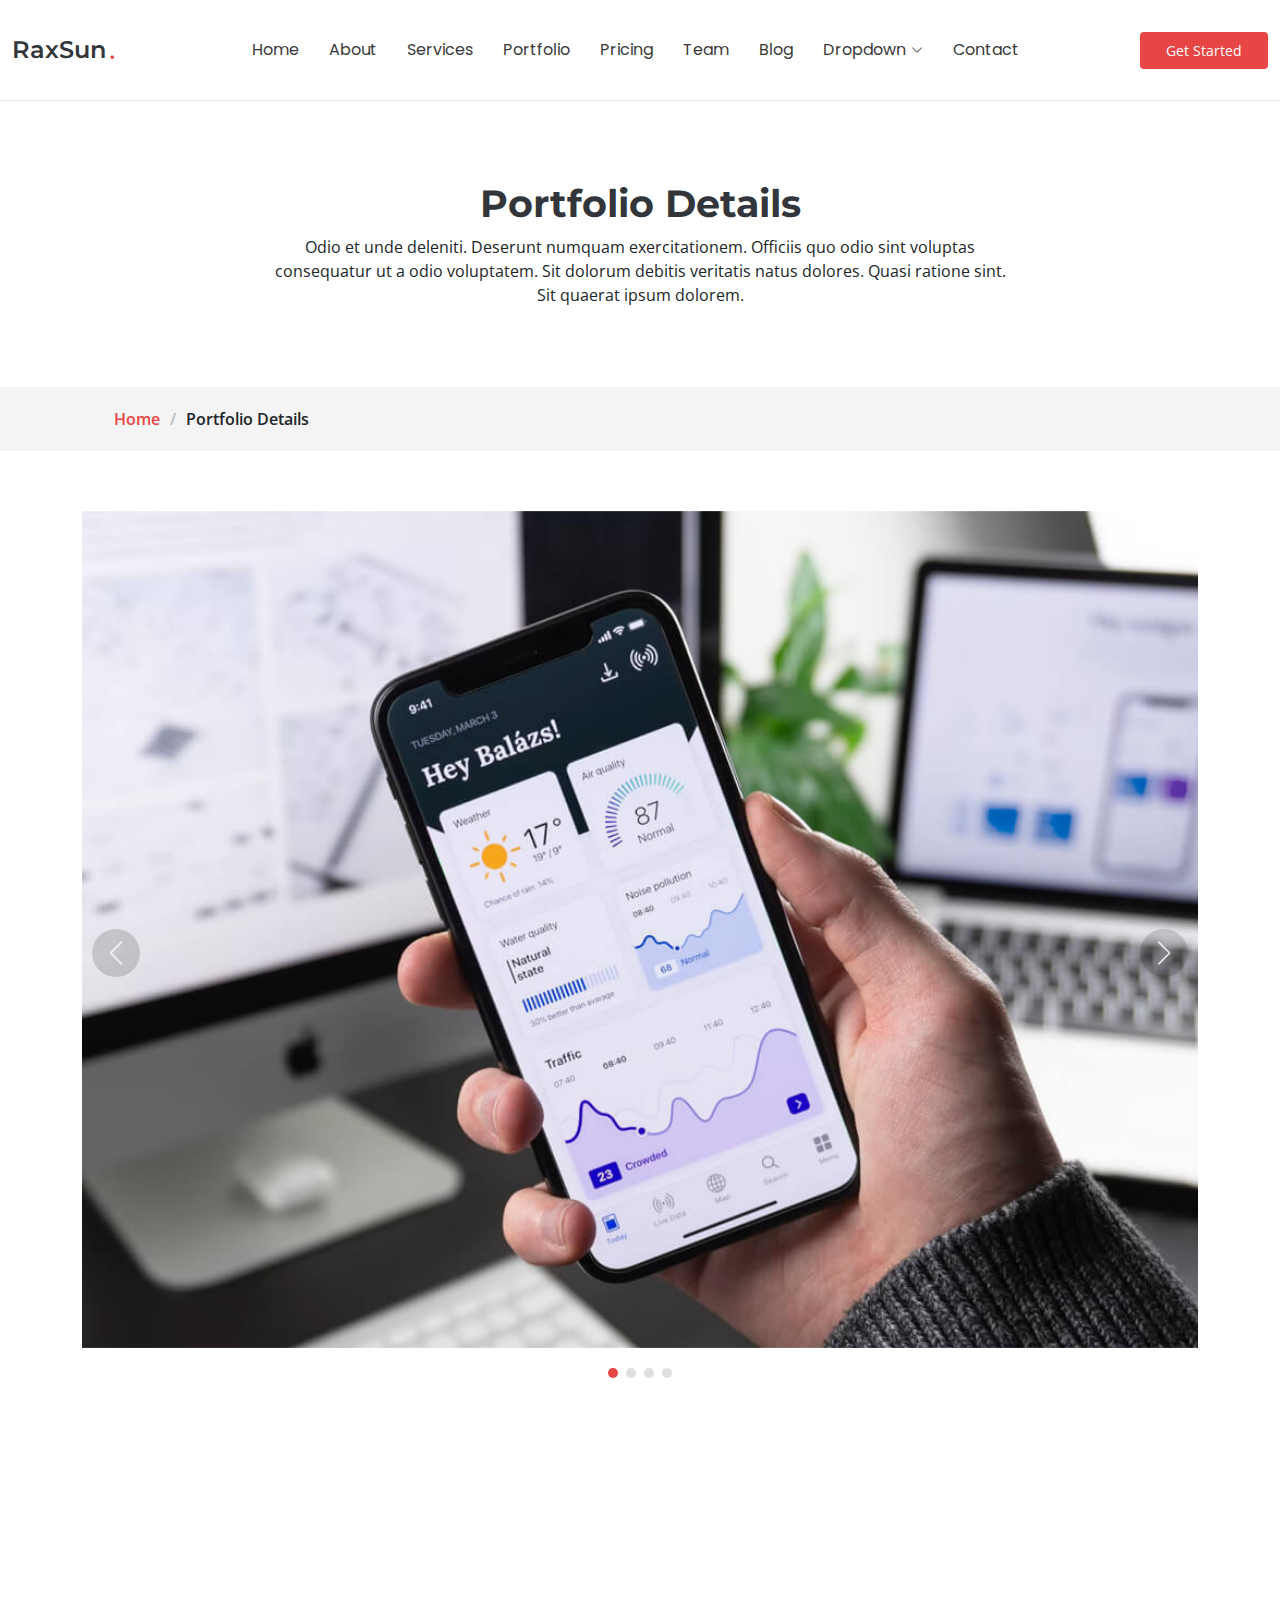
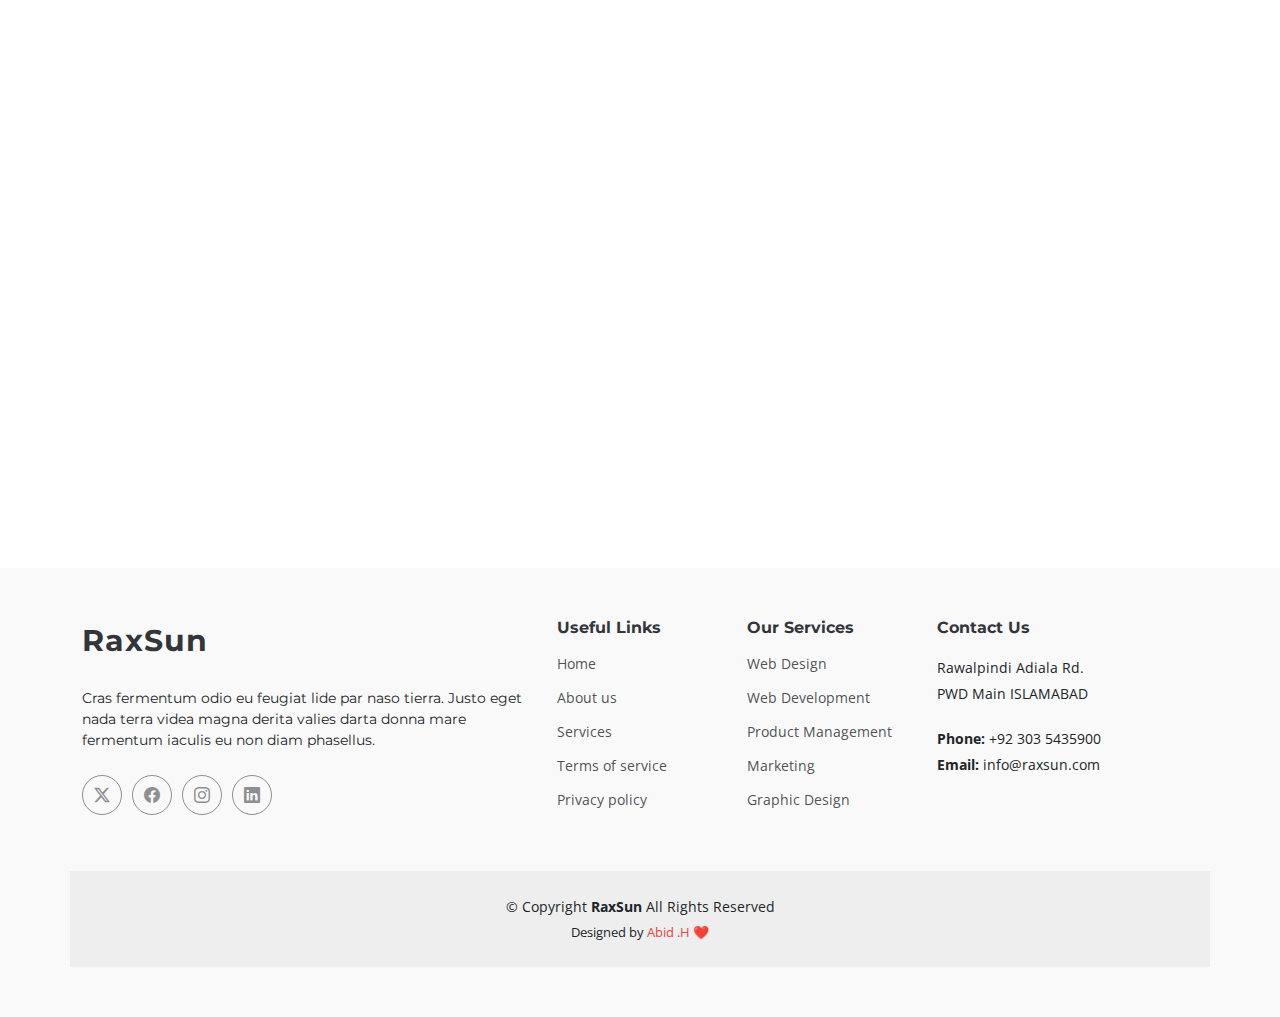
<file: portfolio-details.html>
<!DOCTYPE html>
<html lang="en">

<head>
  <meta charset="utf-8">
  <meta content="width=device-width, initial-scale=1.0" name="viewport">
  <title>RaxSun.</title>
  <meta name="description" content="">
  <meta name="keywords" content="">

  <!-- Favicons -->
  <link href="assets/img/favicon.png" rel="icon">
  <link href="assets/img/apple-touch-icon.png" rel="apple-touch-icon">

  <!-- Fonts -->
  <link href="https://fonts.googleapis.com" rel="preconnect">
  <link href="https://fonts.gstatic.com" rel="preconnect" crossorigin>
  <link href="https://fonts.googleapis.com/css2?family=Open+Sans:ital,wght@0,300;0,400;0,500;0,600;0,700;0,800;1,300;1,400;1,500;1,600;1,700;1,800&family=Montserrat:ital,wght@0,100;0,200;0,300;0,400;0,500;0,600;0,700;0,800;0,900;1,100;1,200;1,300;1,400;1,500;1,600;1,700;1,800;1,900&family=Poppins:ital,wght@0,100;0,200;0,300;0,400;0,500;0,600;0,700;0,800;0,900;1,100;1,200;1,300;1,400;1,500;1,600;1,700;1,800;1,900&display=swap" rel="stylesheet">

  <!-- Vendor CSS Files -->
  <link href="assets/vendor/bootstrap/css/bootstrap.min.css" rel="stylesheet">
  <link href="assets/vendor/bootstrap-icons/bootstrap-icons.css" rel="stylesheet">
  <link href="assets/vendor/aos/aos.css" rel="stylesheet">
  <link href="assets/vendor/glightbox/css/glightbox.min.css" rel="stylesheet">
  <link href="assets/vendor/swiper/swiper-bundle.min.css" rel="stylesheet">

  <!-- Main CSS File -->
  <link href="assets/css/main.css" rel="stylesheet">

</head>

<body class="portfolio-details-page">

  <header id="header" class="header d-flex align-items-center sticky-top">
    <div class="container-fluid position-relative d-flex align-items-center justify-content-between">

      <a href="index.html" class="logo d-flex align-items-center me-auto me-xl-0">
        <!-- <img src="assets/img/logo.png" alt=""> -->
        <h1 class="sitename">RaxSun</h1><span>.</span>
      </a>

      <nav id="navmenu" class="navmenu">
        <ul>
          <li><a href="index.html#hero">Home</a></li>
          <li><a href="index.html#about">About</a></li>
          <li><a href="index.html#services">Services</a></li>
          <li><a href="index.html#portfolio">Portfolio</a></li>
          <li><a href="index.html#pricing">Pricing</a></li>
          <li><a href="index.html#team">Team</a></li>
          <li><a href="blog.html">Blog</a></li>
          <li class="dropdown"><a href="#"><span>Dropdown</span> <i class="bi bi-chevron-down toggle-dropdown"></i></a>
            <ul>
              <li><a href="#">Dropdown 1</a></li>
              <li class="dropdown"><a href="#"><span>Deep Dropdown</span> <i class="bi bi-chevron-down toggle-dropdown"></i></a>
                <ul>
                  <li><a href="#">Deep Dropdown 1</a></li>
                  <li><a href="#">Deep Dropdown 2</a></li>
                  <li><a href="#">Deep Dropdown 3</a></li>
                  <li><a href="#">Deep Dropdown 4</a></li>
                  <li><a href="#">Deep Dropdown 5</a></li>
                </ul>
              </li>
              <li><a href="#">Dropdown 2</a></li>
              <li><a href="#">Dropdown 3</a></li>
              <li><a href="#">Dropdown 4</a></li>
            </ul>
          </li>
          <li><a href="index.html#contact">Contact</a></li>
        </ul>
        <i class="mobile-nav-toggle d-xl-none bi bi-list"></i>
      </nav>

      <a class="btn-getstarted" href="index.html#about">Get Started</a>

    </div>
  </header>

  <main class="main">

    <!-- Page Title -->
    <div class="page-title" data-aos="fade">
      <div class="heading">
        <div class="container">
          <div class="row d-flex justify-content-center text-center">
            <div class="col-lg-8">
              <h1>Portfolio Details</h1>
              <p class="mb-0">Odio et unde deleniti. Deserunt numquam exercitationem. Officiis quo odio sint voluptas consequatur ut a odio voluptatem. Sit dolorum debitis veritatis natus dolores. Quasi ratione sint. Sit quaerat ipsum dolorem.</p>
            </div>
          </div>
        </div>
      </div>
      <nav class="breadcrumbs">
        <div class="container">
          <ol>
            <li><a href="index.html">Home</a></li>
            <li class="current">Portfolio Details</li>
          </ol>
        </div>
      </nav>
    </div><!-- End Page Title -->

    <!-- Portfolio Details Section -->
    <section id="portfolio-details" class="portfolio-details section">

      <div class="container" data-aos="fade-up">

        <div class="portfolio-details-slider swiper init-swiper">
          <script type="application/json" class="swiper-config">
            {
              "loop": true,
              "speed": 600,
              "autoplay": {
                "delay": 5000
              },
              "slidesPerView": "auto",
              "navigation": {
                "nextEl": ".swiper-button-next",
                "prevEl": ".swiper-button-prev"
              },
              "pagination": {
                "el": ".swiper-pagination",
                "type": "bullets",
                "clickable": true
              }
            }
          </script>
          <div class="swiper-wrapper align-items-center">

            <div class="swiper-slide">
              <img src="assets/img/portfolio/app-1.jpg" alt="">
            </div>

            <div class="swiper-slide">
              <img src="assets/img/portfolio/product-1.jpg" alt="">
            </div>

            <div class="swiper-slide">
              <img src="assets/img/portfolio/branding-1.jpg" alt="">
            </div>

            <div class="swiper-slide">
              <img src="assets/img/portfolio/books-1.jpg" alt="">
            </div>

          </div>
          <div class="swiper-button-prev"></div>
          <div class="swiper-button-next"></div>
          <div class="swiper-pagination"></div>
        </div>

        <div class="row justify-content-between gy-4 mt-4">

          <div class="col-lg-8" data-aos="fade-up">
            <div class="portfolio-description">
              <h2>This is an example of portfolio details</h2>
              <p>
                Autem ipsum nam porro corporis rerum. Quis eos dolorem eos itaque inventore commodi labore quia quia. Exercitationem repudiandae officiis neque suscipit non officia eaque itaque enim. Voluptatem officia accusantium nesciunt est omnis tempora consectetur dignissimos. Sequi nulla at esse enim cum deserunt eius.
              </p>
              <p>
                Amet consequatur qui dolore veniam voluptatem voluptatem sit. Non aspernatur atque natus ut cum nam et. Praesentium error dolores rerum minus sequi quia veritatis eum. Eos et doloribus doloremque nesciunt molestiae laboriosam.
              </p>

              <div class="testimonial-item">
                <p>
                  <i class="bi bi-quote quote-icon-left"></i>
                  <span>Export tempor illum tamen malis malis eram quae irure esse labore quem cillum quid cillum eram malis quorum velit fore eram velit sunt aliqua noster fugiat irure amet legam anim culpa.</span>
                  <i class="bi bi-quote quote-icon-right"></i>
                </p>
                <div>
                  <img src="assets/img/testimonials/testimonials-2.jpg" class="testimonial-img" alt="">
                  <h3>Sara Wilsson</h3>
                  <h4>Designer</h4>
                </div>
              </div>

              <p>
                Impedit ipsum quae et aliquid doloribus et voluptatem quasi. Perspiciatis occaecati earum et magnam animi. Quibusdam non qui ea vitae suscipit vitae sunt. Repudiandae incidunt cumque minus deserunt assumenda tempore. Delectus voluptas necessitatibus est.
              </p>

              <p>
                Sunt voluptatum sapiente facilis quo odio aut ipsum repellat debitis. Molestiae et autem libero. Explicabo et quod necessitatibus similique quis dolor eum. Numquam eaque praesentium rem et qui nesciunt.
              </p>

            </div>
          </div>

          <div class="col-lg-3" data-aos="fade-up" data-aos-delay="100">
            <div class="portfolio-info">
              <h3>Project information</h3>
              <ul>
                <li><strong>Category</strong> Web design</li>
                <li><strong>Client</strong> ASU Company</li>
                <li><strong>Project date</strong> 01 March, 2020</li>
                <li><strong>Project URL</strong> <a href="#">www.example.com</a></li>
                <li><a href="#" class="btn-visit align-self-start">Visit Website</a></li>
              </ul>
            </div>
          </div>

        </div>

      </div>

    </section><!-- /Portfolio Details Section -->

  </main>

  <footer id="footer" class="footer position-relative light-background">

    <div class="container footer-top">
      <div class="row gy-4">
        <div class="col-lg-5 col-md-12 footer-about">
          <a href="index.html" class="logo d-flex align-items-center">
            <span class="sitename">RaxSun</span>
          </a>
          <p>Cras fermentum odio eu feugiat lide par naso tierra. Justo eget nada terra videa magna derita valies darta donna mare fermentum iaculis eu non diam phasellus.</p>
          <div class="social-links d-flex mt-4">
            <a href=""><i class="bi bi-twitter-x"></i></a>
            <a href=""><i class="bi bi-facebook"></i></a>
            <a href=""><i class="bi bi-instagram"></i></a>
            <a href=""><i class="bi bi-linkedin"></i></a>
          </div>
        </div>

        <div class="col-lg-2 col-6 footer-links">
          <h4>Useful Links</h4>
          <ul>
            <li><a href="#">Home</a></li>
            <li><a href="#">About us</a></li>
            <li><a href="#">Services</a></li>
            <li><a href="#">Terms of service</a></li>
            <li><a href="#">Privacy policy</a></li>
          </ul>
        </div>

        <div class="col-lg-2 col-6 footer-links">
          <h4>Our Services</h4>
          <ul>
            <li><a href="#">Web Design</a></li>
            <li><a href="#">Web Development</a></li>
            <li><a href="#">Product Management</a></li>
            <li><a href="#">Marketing</a></li>
            <li><a href="#">Graphic Design</a></li>
          </ul>
        </div>

        <div class="col-lg-3 col-md-12 footer-contact text-center text-md-start">
          <h4>Contact Us</h4>
          <p>Rawalpindi Adiala Rd.</p>
          <p>PWD Main ISLAMABAD</p>
          <p class="mt-4"><strong>Phone:</strong> <span>+92 303 5435900</span></p>
          <p><strong>Email:</strong> <span>info@raxsun.com</span></p>
        </div>

      </div>
    </div>

    <div class="container copyright text-center mt-4">
      <p>© <span>Copyright</span> <strong class="sitename">RaxSun</strong> <span>All Rights Reserved</span></p>
      <div class="credits">
        <!-- All the links in the footer should remain intact. -->
        <!-- You can delete the links only if you've purchased the pro version. -->
        <!-- Licensing information: https://bootstrapmade.com/license/ -->
        <!-- Purchase the pro version with working PHP/AJAX contact form: [buy-url] -->
Designed by <a href="https://github.com/abidhabib">Abid .H ❤️</a>
      </div>
    </div>

  </footer>

  <!-- Scroll Top -->
  <a href="#" id="scroll-top" class="scroll-top d-flex align-items-center justify-content-center"><i class="bi bi-arrow-up-short"></i></a>

  <!-- Preloader -->
  <div id="preloader"></div>

  <!-- Vendor JS Files -->
  <script src="assets/vendor/bootstrap/js/bootstrap.bundle.min.js"></script>
  <script src="assets/vendor/php-email-form/validate.js"></script>
  <script src="assets/vendor/aos/aos.js"></script>
  <script src="assets/vendor/glightbox/js/glightbox.min.js"></script>
  <script src="assets/vendor/purecounter/purecounter_vanilla.js"></script>
  <script src="assets/vendor/imagesloaded/imagesloaded.pkgd.min.js"></script>
  <script src="assets/vendor/isotope-layout/isotope.pkgd.min.js"></script>
  <script src="assets/vendor/swiper/swiper-bundle.min.js"></script>

  <!-- Main JS File -->
  <script src="assets/js/main.js"></script>

</body>

</html>
</file>
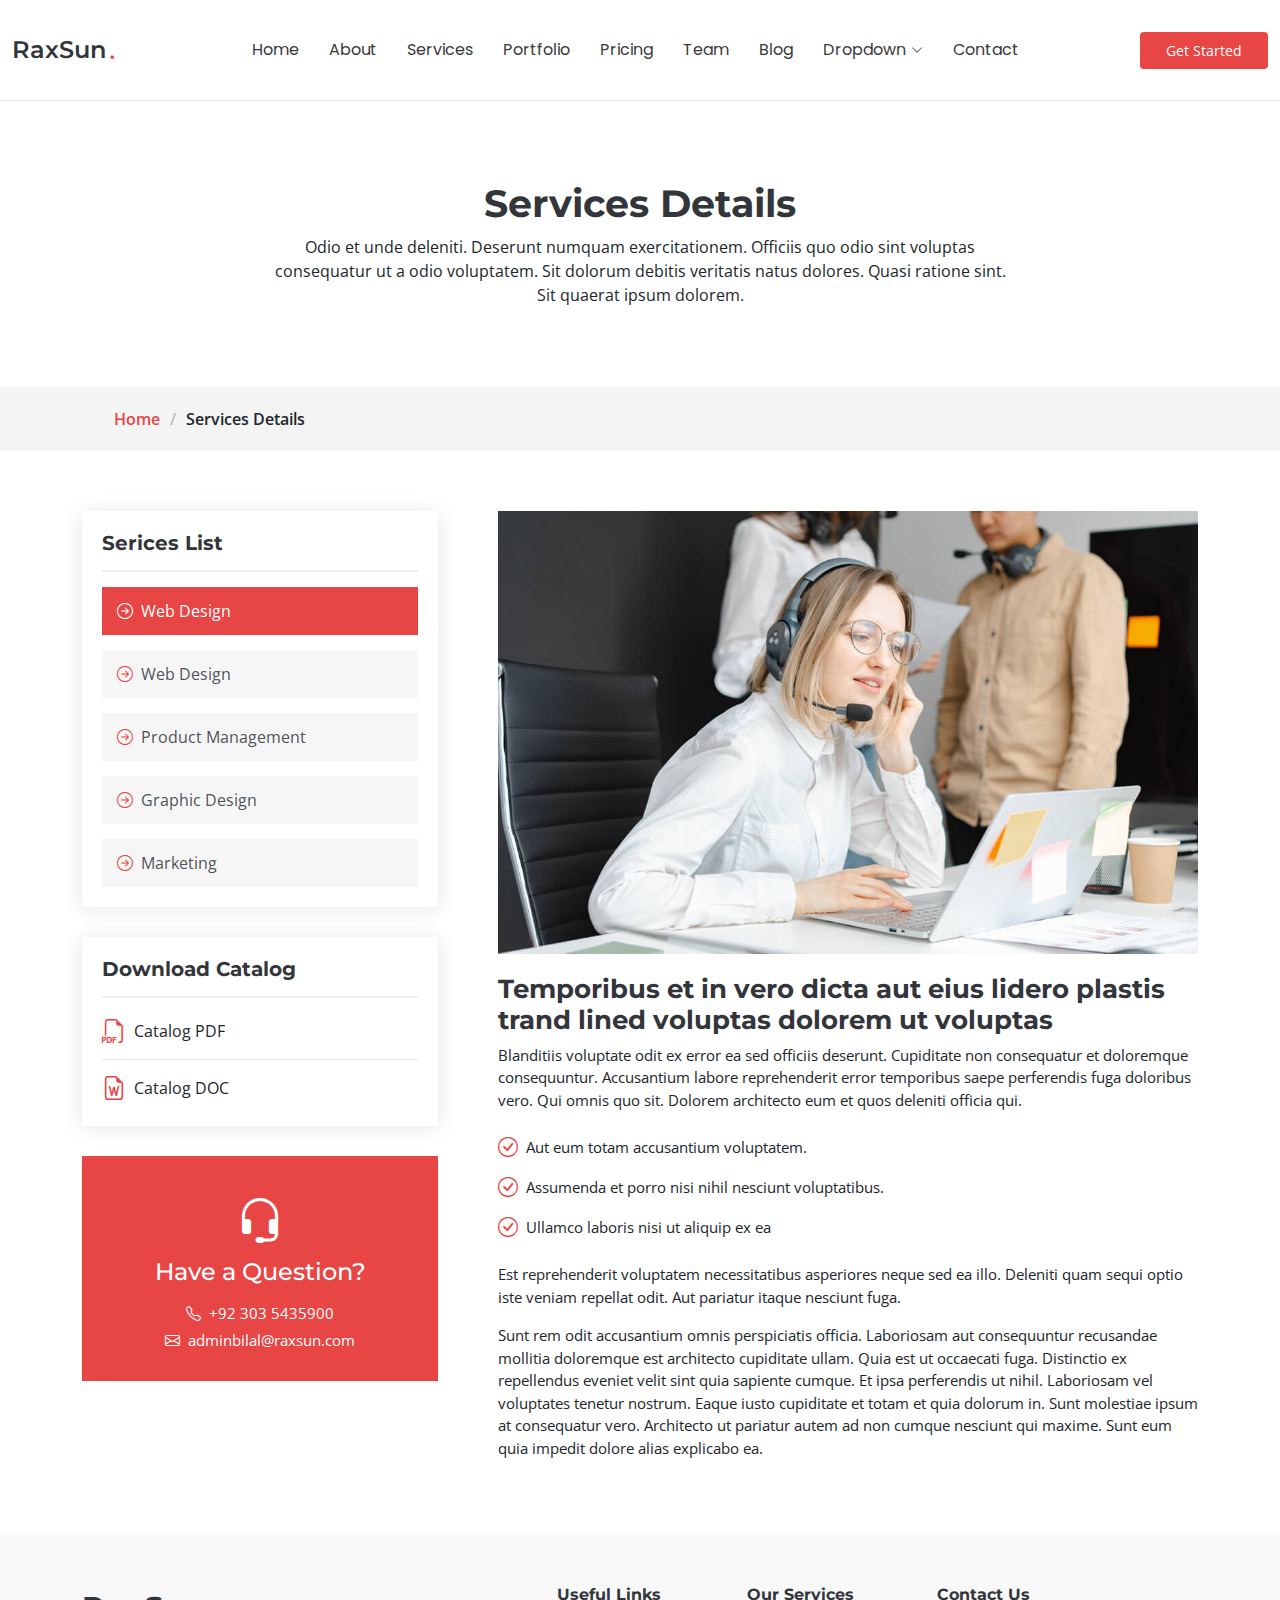
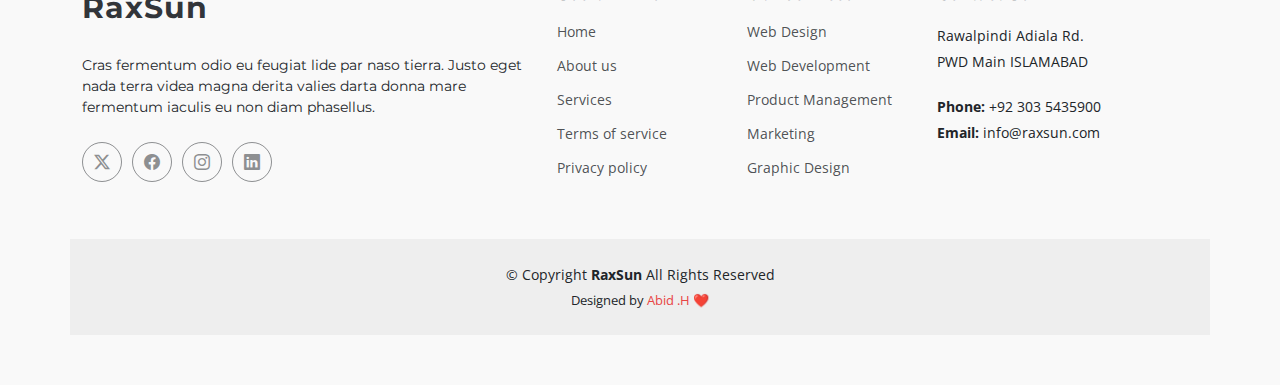
<file: services-details.html>
<!DOCTYPE html>
<html lang="en">

<head>
  <meta charset="utf-8">
  <meta content="width=device-width, initial-scale=1.0" name="viewport">
  <title>RaxSun.</title>
  <meta name="description" content="">
  <meta name="keywords" content="">

  <!-- Favicons -->
  <link href="assets/img/favicon.png" rel="icon">
  <link href="assets/img/apple-touch-icon.png" rel="apple-touch-icon">

  <!-- Fonts -->
  <link href="https://fonts.googleapis.com" rel="preconnect">
  <link href="https://fonts.gstatic.com" rel="preconnect" crossorigin>
  <link href="https://fonts.googleapis.com/css2?family=Open+Sans:ital,wght@0,300;0,400;0,500;0,600;0,700;0,800;1,300;1,400;1,500;1,600;1,700;1,800&family=Montserrat:ital,wght@0,100;0,200;0,300;0,400;0,500;0,600;0,700;0,800;0,900;1,100;1,200;1,300;1,400;1,500;1,600;1,700;1,800;1,900&family=Poppins:ital,wght@0,100;0,200;0,300;0,400;0,500;0,600;0,700;0,800;0,900;1,100;1,200;1,300;1,400;1,500;1,600;1,700;1,800;1,900&display=swap" rel="stylesheet">

  <!-- Vendor CSS Files -->
  <link href="assets/vendor/bootstrap/css/bootstrap.min.css" rel="stylesheet">
  <link href="assets/vendor/bootstrap-icons/bootstrap-icons.css" rel="stylesheet">
  <link href="assets/vendor/aos/aos.css" rel="stylesheet">
  <link href="assets/vendor/glightbox/css/glightbox.min.css" rel="stylesheet">
  <link href="assets/vendor/swiper/swiper-bundle.min.css" rel="stylesheet">

  <!-- Main CSS File -->
  <link href="assets/css/main.css" rel="stylesheet">


</head>

<body class="services-details-page">

  <header id="header" class="header d-flex align-items-center sticky-top">
    <div class="container-fluid position-relative d-flex align-items-center justify-content-between">

      <a href="index.html" class="logo d-flex align-items-center me-auto me-xl-0">
        <!-- Uncomment the line below if you also wish to use an image logo -->
        <!-- <img src="assets/img/logo.png" alt=""> -->
        <h1 class="sitename">RaxSun</h1><span>.</span>
      </a>

      <nav id="navmenu" class="navmenu">
        <ul>
          <li><a href="index.html#hero">Home</a></li>
          <li><a href="index.html#about">About</a></li>
          <li><a href="index.html#services">Services</a></li>
          <li><a href="index.html#portfolio">Portfolio</a></li>
          <li><a href="index.html#pricing">Pricing</a></li>
          <li><a href="index.html#team">Team</a></li>
          <li><a href="blog.html">Blog</a></li>
          <li class="dropdown"><a href="#"><span>Dropdown</span> <i class="bi bi-chevron-down toggle-dropdown"></i></a>
            <ul>
              <li><a href="#">Dropdown 1</a></li>
              <li class="dropdown"><a href="#"><span>Deep Dropdown</span> <i class="bi bi-chevron-down toggle-dropdown"></i></a>
                <ul>
                  <li><a href="#">Deep Dropdown 1</a></li>
                  <li><a href="#">Deep Dropdown 2</a></li>
                  <li><a href="#">Deep Dropdown 3</a></li>
                  <li><a href="#">Deep Dropdown 4</a></li>
                  <li><a href="#">Deep Dropdown 5</a></li>
                </ul>
              </li>
              <li><a href="#">Dropdown 2</a></li>
              <li><a href="#">Dropdown 3</a></li>
              <li><a href="#">Dropdown 4</a></li>
            </ul>
          </li>
          <li><a href="index.html#contact">Contact</a></li>
        </ul>
        <i class="mobile-nav-toggle d-xl-none bi bi-list"></i>
      </nav>

      <a class="btn-getstarted" href="index.html#about">Get Started</a>

    </div>
  </header>

  <main class="main">

    <!-- Page Title -->
    <div class="page-title" data-aos="fade">
      <div class="heading">
        <div class="container">
          <div class="row d-flex justify-content-center text-center">
            <div class="col-lg-8">
              <h1>Services Details</h1>
              <p class="mb-0">Odio et unde deleniti. Deserunt numquam exercitationem. Officiis quo odio sint voluptas consequatur ut a odio voluptatem. Sit dolorum debitis veritatis natus dolores. Quasi ratione sint. Sit quaerat ipsum dolorem.</p>
            </div>
          </div>
        </div>
      </div>
      <nav class="breadcrumbs">
        <div class="container">
          <ol>
            <li><a href="index.html">Home</a></li>
            <li class="current">Services Details</li>
          </ol>
        </div>
      </nav>
    </div><!-- End Page Title -->

    <!-- Service Details Section -->
    <section id="service-details" class="service-details section">

      <div class="container">

        <div class="row gy-5">

          <div class="col-lg-4" data-aos="fade-up" data-aos-delay="100">

            <div class="service-box">
              <h4>Serices List</h4>
              <div class="services-list">
                <a href="#" class="active"><i class="bi bi-arrow-right-circle"></i><span>Web Design</span></a>
                <a href="#"><i class="bi bi-arrow-right-circle"></i><span>Web Design</span></a>
                <a href="#"><i class="bi bi-arrow-right-circle"></i><span>Product Management</span></a>
                <a href="#"><i class="bi bi-arrow-right-circle"></i><span>Graphic Design</span></a>
                <a href="#"><i class="bi bi-arrow-right-circle"></i><span>Marketing</span></a>
              </div>
            </div><!-- End Services List -->

            <div class="service-box">
              <h4>Download Catalog</h4>
              <div class="download-catalog">
                <a href="#"><i class="bi bi-filetype-pdf"></i><span>Catalog PDF</span></a>
                <a href="#"><i class="bi bi-file-earmark-word"></i><span>Catalog DOC</span></a>
              </div>
            </div><!-- End Services List -->

            <div class="help-box d-flex flex-column justify-content-center align-items-center">
              <i class="bi bi-headset help-icon"></i>
              <h4>Have a Question?</h4>
              <p class="d-flex align-items-center mt-2 mb-0"><i class="bi bi-telephone me-2"></i> <span>+92 303 5435900</span></p>
              <p class="d-flex align-items-center mt-1 mb-0"><i class="bi bi-envelope me-2"></i> <a href="mailto:adminbilal@raxsun.com">adminbilal@raxsun.com</a></p>
            </div>

          </div>

          <div class="col-lg-8 ps-lg-5" data-aos="fade-up" data-aos-delay="200">
            <img src="assets/img/services.jpg" alt="" class="img-fluid services-img">
            <h3>Temporibus et in vero dicta aut eius lidero plastis trand lined voluptas dolorem ut voluptas</h3>
            <p>
              Blanditiis voluptate odit ex error ea sed officiis deserunt. Cupiditate non consequatur et doloremque consequuntur. Accusantium labore reprehenderit error temporibus saepe perferendis fuga doloribus vero. Qui omnis quo sit. Dolorem architecto eum et quos deleniti officia qui.
            </p>
            <ul>
              <li><i class="bi bi-check-circle"></i> <span>Aut eum totam accusantium voluptatem.</span></li>
              <li><i class="bi bi-check-circle"></i> <span>Assumenda et porro nisi nihil nesciunt voluptatibus.</span></li>
              <li><i class="bi bi-check-circle"></i> <span>Ullamco laboris nisi ut aliquip ex ea</span></li>
            </ul>
            <p>
              Est reprehenderit voluptatem necessitatibus asperiores neque sed ea illo. Deleniti quam sequi optio iste veniam repellat odit. Aut pariatur itaque nesciunt fuga.
            </p>
            <p>
              Sunt rem odit accusantium omnis perspiciatis officia. Laboriosam aut consequuntur recusandae mollitia doloremque est architecto cupiditate ullam. Quia est ut occaecati fuga. Distinctio ex repellendus eveniet velit sint quia sapiente cumque. Et ipsa perferendis ut nihil. Laboriosam vel voluptates tenetur nostrum. Eaque iusto cupiditate et totam et quia dolorum in. Sunt molestiae ipsum at consequatur vero. Architecto ut pariatur autem ad non cumque nesciunt qui maxime. Sunt eum quia impedit dolore alias explicabo ea.
            </p>
          </div>

        </div>

      </div>

    </section><!-- /Service Details Section -->

  </main>

  <footer id="footer" class="footer position-relative light-background">

    <div class="container footer-top">
      <div class="row gy-4">
        <div class="col-lg-5 col-md-12 footer-about">
          <a href="index.html" class="logo d-flex align-items-center">
            <span class="sitename">RaxSun</span>
          </a>
          <p>Cras fermentum odio eu feugiat lide par naso tierra. Justo eget nada terra videa magna derita valies darta donna mare fermentum iaculis eu non diam phasellus.</p>
          <div class="social-links d-flex mt-4">
            <a href=""><i class="bi bi-twitter-x"></i></a>
            <a href=""><i class="bi bi-facebook"></i></a>
            <a href=""><i class="bi bi-instagram"></i></a>
            <a href=""><i class="bi bi-linkedin"></i></a>
          </div>
        </div>

        <div class="col-lg-2 col-6 footer-links">
          <h4>Useful Links</h4>
          <ul>
            <li><a href="#">Home</a></li>
            <li><a href="#">About us</a></li>
            <li><a href="#">Services</a></li>
            <li><a href="#">Terms of service</a></li>
            <li><a href="#">Privacy policy</a></li>
          </ul>
        </div>

        <div class="col-lg-2 col-6 footer-links">
          <h4>Our Services</h4>
          <ul>
            <li><a href="#">Web Design</a></li>
            <li><a href="#">Web Development</a></li>
            <li><a href="#">Product Management</a></li>
            <li><a href="#">Marketing</a></li>
            <li><a href="#">Graphic Design</a></li>
          </ul>
        </div>

        <div class="col-lg-3 col-md-12 footer-contact text-center text-md-start">
          <h4>Contact Us</h4>
          <p>Rawalpindi Adiala Rd.</p>
          <p>PWD Main ISLAMABAD</p>
          <p class="mt-4"><strong>Phone:</strong> <span>+92 303 5435900</span></p>
          <p><strong>Email:</strong> <span>info@raxsun.com</span></p>
        </div>

      </div>
    </div>

    <div class="container copyright text-center mt-4">
      <p>© <span>Copyright</span> <strong class="sitename">RaxSun</strong> <span>All Rights Reserved</span></p>
      <div class="credits">
        <!-- All the links in the footer should remain intact. -->
        <!-- You can delete the links only if you've purchased the pro version. -->
        <!-- Licensing information: https://bootstrapmade.com/license/ -->
        <!-- Purchase the pro version with working PHP/AJAX contact form: [buy-url] -->
Designed by <a href="https://github.com/abidhabib">Abid .H ❤️</a>
      </div>
    </div>

  </footer>

  <!-- Scroll Top -->
  <a href="#" id="scroll-top" class="scroll-top d-flex align-items-center justify-content-center"><i class="bi bi-arrow-up-short"></i></a>

  <!-- Preloader -->
  <div id="preloader"></div>

  <!-- Vendor JS Files -->
  <script src="assets/vendor/bootstrap/js/bootstrap.bundle.min.js"></script>
  <script src="assets/vendor/php-email-form/validate.js"></script>
  <script src="assets/vendor/aos/aos.js"></script>
  <script src="assets/vendor/glightbox/js/glightbox.min.js"></script>
  <script src="assets/vendor/purecounter/purecounter_vanilla.js"></script>
  <script src="assets/vendor/imagesloaded/imagesloaded.pkgd.min.js"></script>
  <script src="assets/vendor/isotope-layout/isotope.pkgd.min.js"></script>
  <script src="assets/vendor/swiper/swiper-bundle.min.js"></script>

  <!-- Main JS File -->
  <script src="assets/js/main.js"></script>

</body>

</html>
</file>
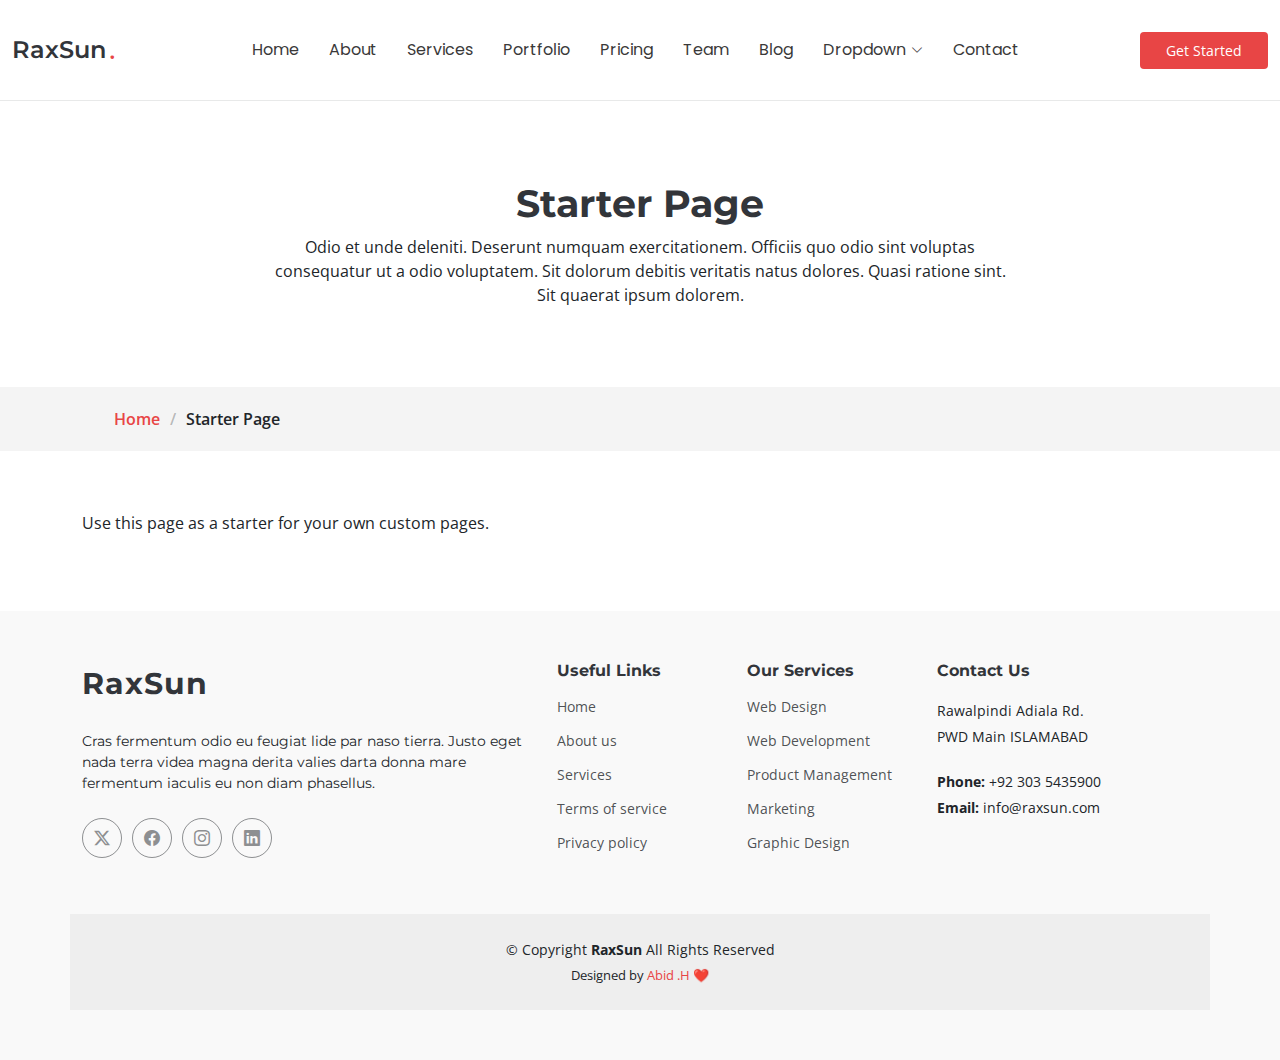
<file: starter-page.html>
<!DOCTYPE html>
<html lang="en">

<head>
  <meta charset="utf-8">
  <meta content="width=device-width, initial-scale=1.0" name="viewport">
  <title>RaxSun.</title>
  <meta name="description" content="">
  <meta name="keywords" content="">

  <!-- Favicons -->
  <link href="assets/img/favicon.png" rel="icon">
  <link href="assets/img/apple-touch-icon.png" rel="apple-touch-icon">

  <!-- Fonts -->
  <link href="https://fonts.googleapis.com" rel="preconnect">
  <link href="https://fonts.gstatic.com" rel="preconnect" crossorigin>
  <link href="https://fonts.googleapis.com/css2?family=Open+Sans:ital,wght@0,300;0,400;0,500;0,600;0,700;0,800;1,300;1,400;1,500;1,600;1,700;1,800&family=Montserrat:ital,wght@0,100;0,200;0,300;0,400;0,500;0,600;0,700;0,800;0,900;1,100;1,200;1,300;1,400;1,500;1,600;1,700;1,800;1,900&family=Poppins:ital,wght@0,100;0,200;0,300;0,400;0,500;0,600;0,700;0,800;0,900;1,100;1,200;1,300;1,400;1,500;1,600;1,700;1,800;1,900&display=swap" rel="stylesheet">

  <!-- Vendor CSS Files -->
  <link href="assets/vendor/bootstrap/css/bootstrap.min.css" rel="stylesheet">
  <link href="assets/vendor/bootstrap-icons/bootstrap-icons.css" rel="stylesheet">
  <link href="assets/vendor/aos/aos.css" rel="stylesheet">
  <link href="assets/vendor/glightbox/css/glightbox.min.css" rel="stylesheet">
  <link href="assets/vendor/swiper/swiper-bundle.min.css" rel="stylesheet">

  <!-- Main CSS File -->
  <link href="assets/css/main.css" rel="stylesheet">


</head>

<body class="starter-page-page">

  <header id="header" class="header d-flex align-items-center sticky-top">
    <div class="container-fluid position-relative d-flex align-items-center justify-content-between">

      <a href="index.html" class="logo d-flex align-items-center me-auto me-xl-0">
        <!-- Uncomment the line below if you also wish to use an image logo -->
        <!-- <img src="assets/img/logo.png" alt=""> -->
        <h1 class="sitename">RaxSun</h1><span>.</span>
      </a>

      <nav id="navmenu" class="navmenu">
        <ul>
          <li><a href="index.html#hero">Home</a></li>
          <li><a href="index.html#about">About</a></li>
          <li><a href="index.html#services">Services</a></li>
          <li><a href="index.html#portfolio">Portfolio</a></li>
          <li><a href="index.html#pricing">Pricing</a></li>
          <li><a href="index.html#team">Team</a></li>
          <li><a href="blog.html">Blog</a></li>
          <li class="dropdown"><a href="#"><span>Dropdown</span> <i class="bi bi-chevron-down toggle-dropdown"></i></a>
            <ul>
              <li><a href="#">Dropdown 1</a></li>
              <li class="dropdown"><a href="#"><span>Deep Dropdown</span> <i class="bi bi-chevron-down toggle-dropdown"></i></a>
                <ul>
                  <li><a href="#">Deep Dropdown 1</a></li>
                  <li><a href="#">Deep Dropdown 2</a></li>
                  <li><a href="#">Deep Dropdown 3</a></li>
                  <li><a href="#">Deep Dropdown 4</a></li>
                  <li><a href="#">Deep Dropdown 5</a></li>
                </ul>
              </li>
              <li><a href="#">Dropdown 2</a></li>
              <li><a href="#">Dropdown 3</a></li>
              <li><a href="#">Dropdown 4</a></li>
            </ul>
          </li>
          <li><a href="index.html#contact">Contact</a></li>
        </ul>
        <i class="mobile-nav-toggle d-xl-none bi bi-list"></i>
      </nav>

      <a class="btn-getstarted" href="index.html#about">Get Started</a>

    </div>
  </header>

  <main class="main">

    <!-- Page Title -->
    <div class="page-title" data-aos="fade">
      <div class="heading">
        <div class="container">
          <div class="row d-flex justify-content-center text-center">
            <div class="col-lg-8">
              <h1>Starter Page</h1>
              <p class="mb-0">Odio et unde deleniti. Deserunt numquam exercitationem. Officiis quo odio sint voluptas consequatur ut a odio voluptatem. Sit dolorum debitis veritatis natus dolores. Quasi ratione sint. Sit quaerat ipsum dolorem.</p>
            </div>
          </div>
        </div>
      </div>
      <nav class="breadcrumbs">
        <div class="container">
          <ol>
            <li><a href="index.html">Home</a></li>
            <li class="current">Starter Page</li>
          </ol>
        </div>
      </nav>
    </div><!-- End Page Title -->

    <!-- Starter Section Section -->
    <section id="starter-section" class="starter-section section">

      <div class="container" data-aos="fade-up">
        <p>Use this page as a starter for your own custom pages.</p>
      </div>

    </section><!-- /Starter Section Section -->

  </main>

  <footer id="footer" class="footer position-relative light-background">

    <div class="container footer-top">
      <div class="row gy-4">
        <div class="col-lg-5 col-md-12 footer-about">
          <a href="index.html" class="logo d-flex align-items-center">
            <span class="sitename">RaxSun</span>
          </a>
          <p>Cras fermentum odio eu feugiat lide par naso tierra. Justo eget nada terra videa magna derita valies darta donna mare fermentum iaculis eu non diam phasellus.</p>
          <div class="social-links d-flex mt-4">
            <a href=""><i class="bi bi-twitter-x"></i></a>
            <a href=""><i class="bi bi-facebook"></i></a>
            <a href=""><i class="bi bi-instagram"></i></a>
            <a href=""><i class="bi bi-linkedin"></i></a>
          </div>
        </div>

        <div class="col-lg-2 col-6 footer-links">
          <h4>Useful Links</h4>
          <ul>
            <li><a href="#">Home</a></li>
            <li><a href="#">About us</a></li>
            <li><a href="#">Services</a></li>
            <li><a href="#">Terms of service</a></li>
            <li><a href="#">Privacy policy</a></li>
          </ul>
        </div>

        <div class="col-lg-2 col-6 footer-links">
          <h4>Our Services</h4>
          <ul>
            <li><a href="#">Web Design</a></li>
            <li><a href="#">Web Development</a></li>
            <li><a href="#">Product Management</a></li>
            <li><a href="#">Marketing</a></li>
            <li><a href="#">Graphic Design</a></li>
          </ul>
        </div>

        <div class="col-lg-3 col-md-12 footer-contact text-center text-md-start">
          <h4>Contact Us</h4>
          <p>Rawalpindi Adiala Rd.</p>
          <p>PWD Main ISLAMABAD</p>
          <p class="mt-4"><strong>Phone:</strong> <span>+92 303 5435900</span></p>
          <p><strong>Email:</strong> <span>info@raxsun.com</span></p>
        </div>

      </div>
    </div>

    <div class="container copyright text-center mt-4">
      <p>© <span>Copyright</span> <strong class="sitename">RaxSun</strong> <span>All Rights Reserved</span></p>
      <div class="credits">
        <!-- All the links in the footer should remain intact. -->
        <!-- You can delete the links only if you've purchased the pro version. -->
        <!-- Licensing information: https://bootstrapmade.com/license/ -->
        <!-- Purchase the pro version with working PHP/AJAX contact form: [buy-url] -->
Designed by <a href="https://github.com/abidhabib">Abid .H ❤️</a>
      </div>
    </div>

  </footer>

  <!-- Scroll Top -->
  <a href="#" id="scroll-top" class="scroll-top d-flex align-items-center justify-content-center"><i class="bi bi-arrow-up-short"></i></a>

  <!-- Preloader -->
  <div id="preloader"></div>

  <!-- Vendor JS Files -->
  <script src="assets/vendor/bootstrap/js/bootstrap.bundle.min.js"></script>
  <script src="assets/vendor/php-email-form/validate.js"></script>
  <script src="assets/vendor/aos/aos.js"></script>
  <script src="assets/vendor/glightbox/js/glightbox.min.js"></script>
  <script src="assets/vendor/purecounter/purecounter_vanilla.js"></script>
  <script src="assets/vendor/imagesloaded/imagesloaded.pkgd.min.js"></script>
  <script src="assets/vendor/isotope-layout/isotope.pkgd.min.js"></script>
  <script src="assets/vendor/swiper/swiper-bundle.min.js"></script>

  <!-- Main JS File -->
  <script src="assets/js/main.js"></script>

</body>

</html>
</file>
<file: assets/css/main.css>
:root {
  --default-font: "Open Sans",  system-ui, -apple-system, "Segoe UI", Roboto, "Helvetica Neue", Arial, "Noto Sans", "Liberation Sans", sans-serif, "Apple Color Emoji", "Segoe UI Emoji", "Segoe UI Symbol", "Noto Color Emoji";
  --heading-font: "Montserrat",  sans-serif;
  --nav-font: "Poppins",  sans-serif;
}

:root { 
  --background-color: #ffffff; /* Background color for the entire website, including individual sections */
  --default-color: #212529; /* Default color used for the majority of the text content across the entire website */
  --heading-color: #32353a; /* Color for headings, subheadings and title throughout the website */
  --accent-color: #e84545; /* Accent color that represents your brand on the website. It's used for buttons, links, and other elements that need to stand out */
  --surface-color: #ffffff; /* The surface color is used as a background of boxed elements within sections, such as cards, icon boxes, or other elements that require a visual separation from the global background. */
  --contrast-color: #ffffff; /* Contrast color for text, ensuring readability against backgrounds of accent, heading, or default colors. */
}

:root {
  --nav-color: #3a3939;  /* The default color of the main navmenu links */
  --nav-hover-color: #e84545; /* Applied to main navmenu links when they are hovered over or active */
  --nav-mobile-background-color: #ffffff; /* Used as the background color for mobile navigation menu */
  --nav-dropdown-background-color: #ffffff; /* Used as the background color for dropdown items that appear when hovering over primary navigation items */
  --nav-dropdown-color: #3a3939; /* Used for navigation links of the dropdown items in the navigation menu. */
  --nav-dropdown-hover-color: #e84545; /* Similar to --nav-hover-color, this color is applied to dropdown navigation links when they are hovered over. */
}


.light-background {
  --background-color: #f9f9f9;
  --surface-color: #ffffff;
}

.dark-background {
  --background-color: #060606;
  --default-color: #ffffff;
  --heading-color: #ffffff;
  --surface-color: #252525;
  --contrast-color: #ffffff;
}

/* Smooth scroll */
:root {
  scroll-behavior: smooth;
}

body {
  color: var(--default-color);
  background-color: var(--background-color);
  font-family: var(--default-font);
}

a {
  color: var(--accent-color);
  text-decoration: none;
  transition: 0.3s;
}

a:hover {
  color: color-mix(in srgb, var(--accent-color), transparent 25%);
  text-decoration: none;
}

h1,
h2,
h3,
h4,
h5,
h6 {
  color: var(--heading-color);
  font-family: var(--heading-font);
}

/* PHP Email Form Messages
------------------------------*/
.php-email-form .error-message {
  display: none;
  background: #df1529;
  color: #ffffff;
  text-align: left;
  padding: 15px;
  margin-bottom: 24px;
  font-weight: 600;
}

.php-email-form .sent-message {
  display: none;
  color: #ffffff;
  background: #059652;
  text-align: center;
  padding: 15px;
  margin-bottom: 24px;
  font-weight: 600;
}

.php-email-form .loading {
  display: none;
  background: var(--surface-color);
  text-align: center;
  padding: 15px;
  margin-bottom: 24px;
}

.php-email-form .loading:before {
  content: "";
  display: inline-block;
  border-radius: 50%;
  width: 24px;
  height: 24px;
  margin: 0 10px -6px 0;
  border: 3px solid var(--accent-color);
  border-top-color: var(--surface-color);
  animation: php-email-form-loading 1s linear infinite;
}

@keyframes php-email-form-loading {
  0% {
    transform: rotate(0deg);
  }

  100% {
    transform: rotate(360deg);
  }
}

/*--------------------------------------------------------------
# Global Header
--------------------------------------------------------------*/
.header {
  color: var(--default-color);
  background-color: var(--background-color);
  padding: 20px 0;
  transition: all 0.5s;
  z-index: 997;
}

.header .logo {
  line-height: 1;
}

.header .logo img {
  max-height: 36px;
  margin-right: 8px;
}

.header .logo h1 {
  font-size: 24px;
  margin: 0;
  font-weight: 600;
  color: var(--heading-color);
}

.header .logo span {
  color: var(--accent-color);
  font-size: 24px;
  font-weight: 600;
  padding-left: 3px;
}

.header .btn-getstarted,
.header .btn-getstarted:focus {
  color: var(--contrast-color);
  background: var(--accent-color);
  font-size: 14px;
  padding: 8px 26px;
  margin: 0;
  border-radius: 4px;
  transition: 0.3s;
}

.header .btn-getstarted:hover,
.header .btn-getstarted:focus:hover {
  color: var(--contrast-color);
  background: color-mix(in srgb, var(--accent-color), transparent 15%);
}

@media (max-width: 1200px) {
  .header .logo {
    order: 1;
  }

  .header .btn-getstarted {
    order: 2;
    margin: 0 15px 0 0;
    padding: 6px 20px;
  }

  .header .navmenu {
    order: 3;
  }
}

.scrolled .header {
  box-shadow: 0 0 30px 10px rgba(0, 0, 0, 0.1);
}

/* Index Page Header
------------------------------*/
.index-page .header {
  --background-color: rgba(255, 255, 255, 0);
  --heading-color: #ffffff;
  --nav-color: rgba(255, 255, 255, 0.5);
  --nav-hover-color: #ffffff;
}

.index-page.scrolled .header {
  --background-color: #ffffff;
  --heading-color: #32353a;
  --nav-color: #3a3939;
  --nav-hover-color: #e84545;
}


@media (min-width: 1200px) {
  .navmenu {
    padding: 0;
  }

  .navmenu ul {
    margin: 0;
    padding: 0;
    display: flex;
    list-style: none;
    align-items: center;
  }

  .navmenu li {
    position: relative;
  }

  .navmenu a,
  .navmenu a:focus {
    color: var(--nav-color);
    padding: 18px 15px;
    font-size: 16px;
    font-family: var(--nav-font);
    font-weight: 400;
    display: flex;
    align-items: center;
    justify-content: space-between;
    white-space: nowrap;
    transition: 0.3s;
  }

  .navmenu a i,
  .navmenu a:focus i {
    font-size: 12px;
    line-height: 0;
    margin-left: 5px;
    transition: 0.3s;
  }

  .navmenu li:last-child a {
    padding-right: 0;
  }

  .navmenu li:hover>a,
  .navmenu .active,
  .navmenu .active:focus {
    color: var(--nav-hover-color);
  }

  .navmenu .dropdown ul {
    margin: 0;
    padding: 10px 0;
    background: var(--nav-dropdown-background-color);
    display: block;
    position: absolute;
    visibility: hidden;
    left: 14px;
    top: 130%;
    opacity: 0;
    transition: 0.3s;
    border-radius: 4px;
    z-index: 99;
    box-shadow: 0px 0px 30px rgba(0, 0, 0, 0.1);
  }

  .navmenu .dropdown ul li {
    min-width: 200px;
  }

  .navmenu .dropdown ul a {
    padding: 10px 20px;
    font-size: 15px;
    text-transform: none;
    color: var(--nav-dropdown-color);
  }

  .navmenu .dropdown ul a i {
    font-size: 12px;
  }

  .navmenu .dropdown ul a:hover,
  .navmenu .dropdown ul .active:hover,
  .navmenu .dropdown ul li:hover>a {
    color: var(--nav-dropdown-hover-color);
  }

  .navmenu .dropdown:hover>ul {
    opacity: 1;
    top: 100%;
    visibility: visible;
  }

  .navmenu .dropdown .dropdown ul {
    top: 0;
    left: -90%;
    visibility: hidden;
  }

  .navmenu .dropdown .dropdown:hover>ul {
    opacity: 1;
    top: 0;
    left: -100%;
    visibility: visible;
  }
}

/* Navmenu - Mobile */
@media (max-width: 1199px) {
  .mobile-nav-toggle {
    color: var(--nav-color);
    font-size: 28px;
    line-height: 0;
    margin-right: 10px;
    cursor: pointer;
    transition: color 0.3s;
  }

  .navmenu {
    padding: 0;
    z-index: 9997;
  }

  .navmenu ul {
    display: none;
    list-style: none;
    position: absolute;
    inset: 60px 20px 20px 20px;
    padding: 10px 0;
    margin: 0;
    border-radius: 6px;
    background-color: var(--nav-mobile-background-color);
    overflow-y: auto;
    transition: 0.3s;
    z-index: 9998;
    box-shadow: 0px 0px 30px rgba(0, 0, 0, 0.1);
  }

  .navmenu a,
  .navmenu a:focus {
    color: var(--nav-dropdown-color);
    padding: 10px 20px;
    font-family: var(--nav-font);
    font-size: 17px;
    font-weight: 500;
    display: flex;
    align-items: center;
    justify-content: space-between;
    white-space: nowrap;
    transition: 0.3s;
  }

  .navmenu a i,
  .navmenu a:focus i {
    font-size: 12px;
    line-height: 0;
    margin-left: 5px;
    width: 30px;
    height: 30px;
    display: flex;
    align-items: center;
    justify-content: center;
    border-radius: 50%;
    transition: 0.3s;
    background-color: color-mix(in srgb, var(--accent-color), transparent 90%);
  }

  .navmenu a i:hover,
  .navmenu a:focus i:hover {
    background-color: var(--accent-color);
    color: var(--contrast-color);
  }

  .navmenu a:hover,
  .navmenu .active,
  .navmenu .active:focus {
    color: var(--nav-dropdown-hover-color);
  }

  .navmenu .active i,
  .navmenu .active:focus i {
    background-color: var(--accent-color);
    color: var(--contrast-color);
    transform: rotate(180deg);
  }

  .navmenu .dropdown ul {
    position: static;
    display: none;
    z-index: 99;
    padding: 10px 0;
    margin: 10px 20px;
    background-color: var(--nav-dropdown-background-color);
    border: 1px solid color-mix(in srgb, var(--default-color), transparent 90%);
    box-shadow: none;
    transition: all 0.5s ease-in-out;
  }

  .navmenu .dropdown ul ul {
    background-color: rgba(33, 37, 41, 0.1);
  }

  .navmenu .dropdown>.dropdown-active {
    display: block;
    background-color: rgba(33, 37, 41, 0.03);
  }

  .mobile-nav-active {
    overflow: hidden;
  }

  .mobile-nav-active .mobile-nav-toggle {
    color: #fff;
    position: absolute;
    font-size: 32px;
    top: 15px;
    right: 15px;
    margin-right: 0;
    z-index: 9999;
  }

  .mobile-nav-active .navmenu {
    position: fixed;
    overflow: hidden;
    inset: 0;
    background: rgba(33, 37, 41, 0.8);
    transition: 0.3s;
  }

  .mobile-nav-active .navmenu>ul {
    display: block;
  }
}

/*--------------------------------------------------------------
# Global Footer
--------------------------------------------------------------*/
.footer {
  color: var(--default-color);
  background-color: var(--background-color);
  font-size: 14px;
  padding-bottom: 50px;
  position: relative;
}

.footer .footer-top {
  padding-top: 50px;
}

.footer .footer-about .logo {
  margin-bottom: 25px;
}

.footer .footer-about .logo img {
  max-height: 40px;
  margin-right: 6px;
}

.footer .footer-about .logo span {
  color: var(--heading-color);
  font-size: 30px;
  font-weight: 700;
  letter-spacing: 1px;
  font-family: var(--heading-font);
}

.footer .footer-about p {
  font-size: 14px;
  font-family: var(--heading-font);
}

.footer .social-links a {
  display: flex;
  align-items: center;
  justify-content: center;
  width: 40px;
  height: 40px;
  border-radius: 50%;
  border: 1px solid color-mix(in srgb, var(--default-color), transparent 50%);
  font-size: 16px;
  color: color-mix(in srgb, var(--default-color), transparent 50%);
  margin-right: 10px;
  transition: 0.3s;
}

.footer .social-links a:hover {
  color: var(--accent-color);
  border-color: var(--accent-color);
}

.footer h4 {
  font-size: 16px;
  font-weight: bold;
  position: relative;
  padding-bottom: 12px;
}

.footer .footer-links {
  margin-bottom: 30px;
}

.footer .footer-links ul {
  list-style: none;
  padding: 0;
  margin: 0;
}

.footer .footer-links ul i {
  padding-right: 2px;
  font-size: 12px;
  line-height: 0;
}

.footer .footer-links ul li {
  padding: 10px 0;
  display: flex;
  align-items: center;
}

.footer .footer-links ul li:first-child {
  padding-top: 0;
}

.footer .footer-links ul a {
  color: color-mix(in srgb, var(--default-color), transparent 20%);
  display: inline-block;
  line-height: 1;
}

.footer .footer-links ul a:hover {
  color: var(--accent-color);
}

.footer .footer-contact p {
  margin-bottom: 5px;
}

.footer .copyright {
  padding-top: 25px;
  padding-bottom: 25px;
  background-color: color-mix(in srgb, var(--default-color), transparent 95%);
}

.footer .copyright p {
  margin-bottom: 0;
}

.footer .credits {
  margin-top: 6px;
  font-size: 13px;
}

/*--------------------------------------------------------------
# Preloader
--------------------------------------------------------------*/
#preloader {
  position: fixed;
  inset: 0;
  z-index: 999999;
  overflow: hidden;
  background: var(--background-color);
  transition: all 0.6s ease-out;
}

#preloader:before {
  content: "";
  position: fixed;
  top: calc(50% - 30px);
  left: calc(50% - 30px);
  border: 6px solid #ffffff;
  border-color: var(--accent-color) transparent var(--accent-color) transparent;
  border-radius: 50%;
  width: 60px;
  height: 60px;
  animation: animate-preloader 1.5s linear infinite;
}

@keyframes animate-preloader {
  0% {
    transform: rotate(0deg);
  }

  100% {
    transform: rotate(360deg);
  }
}

.scroll-top {
  position: fixed;
  visibility: hidden;
  opacity: 0;
  right: 15px;
  bottom: 15px;
  z-index: 99999;
  background-color: var(--accent-color);
  width: 40px;
  height: 40px;
  border-radius: 4px;
  transition: all 0.4s;
}

.scroll-top i {
  font-size: 24px;
  color: var(--contrast-color);
  line-height: 0;
}

.scroll-top:hover {
  background-color: color-mix(in srgb, var(--accent-color), transparent 20%);
  color: var(--contrast-color);
}

.scroll-top.active {
  visibility: visible;
  opacity: 1;
}

/*--------------------------------------------------------------
# Disable aos animation delay on mobile devices
--------------------------------------------------------------*/
@media screen and (max-width: 768px) {
  [data-aos-delay] {
    transition-delay: 0 !important;
  }
}

/*--------------------------------------------------------------
# Global Page Titles & Breadcrumbs
--------------------------------------------------------------*/
.page-title {
  color: var(--default-color);
  background-color: var(--background-color);
  position: relative;
}

.page-title .heading {
  padding: 80px 0;
  border-top: 1px solid color-mix(in srgb, var(--default-color), transparent 90%);
}

.page-title .heading h1 {
  font-size: 38px;
  font-weight: 700;
}

.page-title nav {
  background-color: color-mix(in srgb, var(--default-color), transparent 95%);
  padding: 20px 0;
}

.page-title nav ol {
  display: flex;
  flex-wrap: wrap;
  list-style: none;
  margin: 0;
  font-size: 16px;
  font-weight: 600;
}

.page-title nav ol li+li {
  padding-left: 10px;
}

.page-title nav ol li+li::before {
  content: "/";
  display: inline-block;
  padding-right: 10px;
  color: color-mix(in srgb, var(--default-color), transparent 70%);
}

/*--------------------------------------------------------------
# Global Sections
--------------------------------------------------------------*/
section,
.section {
  color: var(--default-color);
  background-color: var(--background-color);
  padding: 60px 0;
  scroll-margin-top: 98px;
  overflow: clip;
}

@media (max-width: 1199px) {

  section,
  .section {
    scroll-margin-top: 64px;
  }
}

/*--------------------------------------------------------------
# Global Section Titles
--------------------------------------------------------------*/
.section-title {
  text-align: center;
  padding-bottom: 60px;
  position: relative;
}

.section-title h2 {
  font-size: 32px;
  font-weight: 700;
  position: relative;
}

.section-title h2:before,
.section-title h2:after {
  content: "";
  width: 50px;
  height: 2px;
  background: var(--accent-color);
  display: inline-block;
}

.section-title h2:before {
  margin: 0 15px 10px 0;
}

.section-title h2:after {
  margin: 0 0 10px 15px;
}

.section-title p {
  margin-bottom: 0;
}


.hero {
  width: 100%;
  min-height: 100vh;
  position: relative;
  padding: 80px 0;
  display: flex;
  align-items: center;
  justify-content: center;
}

.hero img {
  position: absolute;
  inset: 0;
  display: block;
  width: 100%;
  height: 100%;
  object-fit: cover;
  z-index: 1;
}

.hero:before {
  content: "";
  background: color-mix(in srgb, var(--background-color), transparent 50%);
  position: absolute;
  inset: 0;
  z-index: 2;
}

.hero .container {
  position: relative;
  z-index: 3;
}

.hero h2 {
  margin: 0;
  font-size: 44px;
  font-weight: 700;
}

.hero p {
  color: color-mix(in srgb, var(--default-color), transparent 20%);
  margin: 5px 0 0 0;
  font-size: 20px;
}

.hero .sign-up-form {
  margin-top: 20px;
  margin-bottom: 15px;
  padding: 10px;
  border-radius: 7px;
  background: color-mix(in srgb, var(--default-color) 5%, white 90%);
  box-shadow: 0 15px 30px 0 rgba(0, 0, 0, 0.1);
  display: flex;
}

.hero .sign-up-form input[type=email] {
  background-color: transparent;
  border: 0;
  padding: 4px 10px;
  width: 100%;
}

.hero .sign-up-form input[type=email]:focus-visible {
  outline: none;
}

.hero .sign-up-form input[type=submit] {
  border: 0;
  box-shadow: none;
  background-color: var(--accent-color);
  border-color: var(--accent-color);
  padding: 8px 20px 10px 20px;
  border-radius: 7px;
  color: var(--contrast-color);
  transition: 0.3s;
}

.hero .sign-up-form input[type=submit]:hover {
  background-color: color-mix(in srgb, var(--accent-color), transparent 10%);
}

@media (max-width: 768px) {
  .hero h2 {
    font-size: 32px;
  }

  .hero p {
    font-size: 18px;
  }
}

/*--------------------------------------------------------------
# Clients Section
--------------------------------------------------------------*/
.clients {
  padding: 20px 0;
}

.clients .client-logo {
  display: flex;
  justify-content: center;
  align-items: center;
  overflow: hidden;
}

.clients .client-logo img {
  padding: 20px 40px;
  max-width: 90%;
  transition: 0.3s;
  opacity: 0.5;
  filter: grayscale(100);
}

.clients .client-logo img:hover {
  filter: none;
  opacity: 1;
}

@media (max-width: 640px) {
  .clients .client-logo img {
    padding: 20px;
  }
}

/*--------------------------------------------------------------
# About Section
--------------------------------------------------------------*/
.about .content h3 {
  font-size: 16px;
  font-weight: 500;
  line-height: 19px;
  padding: 10px 20px;
  background: color-mix(in srgb, var(--accent-color), transparent 95%);
  color: var(--accent-color);
  border-radius: 7px;
  display: inline-block;
}

.about .content h2 {
  font-weight: 700;
}

.about .content p:last-child {
  margin-bottom: 0;
}

.about .content .read-more {
  background: var(--accent-color);
  color: var(--contrast-color);
  font-family: var(--heading-font);
  font-weight: 500;
  font-size: 16px;
  letter-spacing: 1px;
  padding: 12px 24px;
  border-radius: 5px;
  transition: 0.3s;
  display: inline-flex;
  align-items: center;
  justify-content: center;
}

.about .content .read-more i {
  font-size: 18px;
  margin-left: 5px;
  line-height: 0;
  transition: 0.3s;
}

.about .content .read-more:hover {
  background: color-mix(in srgb, var(--accent-color), transparent 20%);
  padding-right: 19px;
}

.about .content .read-more:hover i {
  margin-left: 10px;
}

.about .icon-box {
  background-color: var(--surface-color);
  padding: 50px 40px;
  box-shadow: 0px 10px 50px rgba(0, 0, 0, 0.1);
  border-radius: 10px;
  transition: all 0.3s ease-out 0s;
}

.about .icon-box i {
  width: 80px;
  height: 80px;
  border-radius: 50%;
  display: inline-flex;
  align-items: center;
  justify-content: center;
  margin-bottom: 24px;
  font-size: 32px;
  line-height: 0;
  transition: all 0.4s ease-out 0s;
  background-color: color-mix(in srgb, var(--accent-color), transparent 95%);
  color: var(--accent-color);
}

.about .icon-box h3 {
  margin-bottom: 10px;
  font-size: 24px;
  font-weight: 700;
}

.about .icon-box p {
  margin-bottom: 0;
}

.about .icon-box:hover i {
  background-color: var(--accent-color);
  color: var(--contrast-color);
}

.about .icon-boxes .col-md-6:nth-child(2) .icon-box,
.about .icon-boxes .col-md-6:nth-child(4) .icon-box {
  margin-top: -40px;
}

@media (max-width: 768px) {

  .about .icon-boxes .col-md-6:nth-child(2) .icon-box,
  .about .icon-boxes .col-md-6:nth-child(4) .icon-box {
    margin-top: 0;
  }
}

/*--------------------------------------------------------------
# Stats Section
--------------------------------------------------------------*/
.stats {
  position: relative;
  padding: 120px 0;
}

.stats img {
  position: absolute;
  inset: 0;
  display: block;
  width: 100%;
  height: 100%;
  object-fit: cover;
  z-index: 1;
}

.stats:before {
  content: "";
  background: color-mix(in srgb, var(--background-color), transparent 40%);
  position: absolute;
  inset: 0;
  z-index: 2;
}

.stats .container {
  position: relative;
  z-index: 3;
}

.stats .stats-item {
  padding: 30px;
  width: 100%;
}

.stats .stats-item span {
  font-size: 48px;
  display: block;
  color: var(--default-color);
  font-weight: 700;
}

.stats .stats-item p {
  padding: 0;
  margin: 0;
  font-family: var(--heading-font);
  font-size: 16px;
  font-weight: 700;
  color: color-mix(in srgb, var(--default-color), transparent 40%);
}

/*--------------------------------------------------------------
# Services Section
--------------------------------------------------------------*/
.services .service-item {
  position: relative;
  padding-top: 40px;
}

.services .service-item:before {
  content: "";
  position: absolute;
  top: 0;
  left: 0;
  right: 0;
  height: 2px;
  background: color-mix(in srgb, var(--default-color), transparent 90%);
}

.services .service-item::after {
  content: "";
  position: absolute;
  top: 0;
  left: 0;
  width: 30px;
  height: 2px;
  background: var(--accent-color);
  border-right: 5px solid var(--background-color);
}

.services .service-item .icon {
  width: 48px;
  height: 48px;
  position: relative;
  margin-right: 50px;
  line-height: 0;
}

.services .service-item .icon i {
  color: color-mix(in srgb, var(--default-color), transparent 30%);
  font-size: 56px;
  transition: ease-in-out 0.3s;
  z-index: 2;
  position: relative;
}

.services .service-item .icon:before {
  position: absolute;
  content: "";
  height: 30px;
  width: 30px;
  background: color-mix(in srgb, var(--accent-color), transparent 70%);
  border-radius: 50px;
  z-index: 1;
  bottom: -15px;
  right: -15px;
  transition: 0.3s;
}

.services .service-item .title {
  font-weight: 700;
  margin-bottom: 15px;
  font-size: 18px;
}

.services .service-item .title a {
  color: var(--heading-color);
}

.services .service-item .title a:hover {
  color: var(--accent-color);
}

.services .service-item .description {
  line-height: 24px;
  font-size: 14px;
}

/*--------------------------------------------------------------
# Features Section
--------------------------------------------------------------*/
.features .features-item {
  color: color-mix(in srgb, var(--default-color), transparent 20%);
}

.features .features-item+.features-item {
  margin-top: 100px;
}

@media (max-width: 768px) {
  .features .features-item+.features-item {
    margin-top: 40px;
  }
}

.features .features-item h3 {
  font-weight: 700;
  font-size: 26px;
}

.features .features-item .btn-get-started {
  background-color: var(--accent-color);
  color: var(--contrast-color);
  padding: 8px 30px 10px 30px;
  border-radius: 4px;
}

.features .features-item .btn-get-started:hover {
  background-color: color-mix(in srgb, var(--accent-color), transparent 10%);
}

.features .features-item ul {
  list-style: none;
  padding: 0;
}

.features .features-item ul li {
  padding-bottom: 10px;
  display: flex;
  align-items: flex-start;
}

.features .features-item ul li:last-child {
  padding-bottom: 0;
}

.features .features-item ul i {
  font-size: 20px;
  padding-right: 4px;
  color: var(--accent-color);
}

.features .features-item img {
  border: 6px solid var(--surface-color);
  box-shadow: 0 15px 30px -10px rgba(0, 0, 0, 0.1);
}

.features .features-item .features-img-bg {
  position: relative;
  min-height: 500px;
}

@media (max-width: 640px) {
  .features .features-item .features-img-bg {
    min-height: 300px;
  }
}

.features .features-item .features-img-bg img {
  position: absolute;
  inset: 0;
  display: block;
  width: 100%;
  height: 100%;
  object-fit: cover;
}

.features .features-item .image-stack {
  display: grid;
  position: relative;
  grid-template-columns: repeat(12, 1fr);
}

.features .features-item .image-stack .stack-back {
  grid-column: 4/-1;
  grid-row: 1;
  width: 100%;
  z-index: 1;
}

.features .features-item .image-stack .stack-front {
  grid-row: 1;
  grid-column: 1/span 8;
  margin-top: 20%;
  width: 100%;
  z-index: 2;
}

/*--------------------------------------------------------------
# Portfolio Section
--------------------------------------------------------------*/
.portfolio .portfolio-filters {
  padding: 0;
  margin: 0 auto 20px auto;
  list-style: none;
  text-align: center;
}

.portfolio .portfolio-filters li {
  cursor: pointer;
  display: inline-block;
  padding: 8px 20px 10px 20px;
  margin: 0;
  font-size: 15px;
  font-weight: 500;
  line-height: 1;
  margin-bottom: 5px;
  border-radius: 50px;
  transition: all 0.3s ease-in-out;
  font-family: var(--heading-font);
}

.portfolio .portfolio-filters li:hover,
.portfolio .portfolio-filters li.filter-active {
  color: var(--contrast-color);
  background-color: var(--accent-color);
}

.portfolio .portfolio-filters li:first-child {
  margin-left: 0;
}

.portfolio .portfolio-filters li:last-child {
  margin-right: 0;
}

@media (max-width: 575px) {
  .portfolio .portfolio-filters li {
    font-size: 14px;
    margin: 0 0 10px 0;
  }
}

.portfolio .portfolio-item {
  position: relative;
  overflow: hidden;
}

.portfolio .portfolio-item .portfolio-info {
  opacity: 0;
  position: absolute;
  left: 12px;
  right: 12px;
  bottom: -100%;
  z-index: 3;
  transition: all ease-in-out 0.5s;
  background: color-mix(in srgb, var(--background-color), transparent 10%);
  padding: 15px;
}

.portfolio .portfolio-item .portfolio-info h4 {
  font-size: 18px;
  font-weight: 600;
  padding-right: 50px;
}

.portfolio .portfolio-item .portfolio-info p {
  color: color-mix(in srgb, var(--default-color), transparent 30%);
  font-size: 14px;
  margin-bottom: 0;
  padding-right: 50px;
}

.portfolio .portfolio-item .portfolio-info .preview-link,
.portfolio .portfolio-item .portfolio-info .details-link {
  position: absolute;
  right: 50px;
  font-size: 24px;
  top: calc(50% - 14px);
  color: color-mix(in srgb, var(--default-color), transparent 30%);
  transition: 0.3s;
  line-height: 0;
}

.portfolio .portfolio-item .portfolio-info .preview-link:hover,
.portfolio .portfolio-item .portfolio-info .details-link:hover {
  color: var(--accent-color);
}

.portfolio .portfolio-item .portfolio-info .details-link {
  right: 14px;
  font-size: 28px;
}

.portfolio .portfolio-item:hover .portfolio-info {
  opacity: 1;
  bottom: 0;
}

/*--------------------------------------------------------------
# Pricing Section
--------------------------------------------------------------*/
.pricing {
  padding: 60px 0 120px 0;
}

.pricing .section-title {
  margin-bottom: 40px;
}

.pricing .pricing-item {
  background-color: var(--surface-color);
  box-shadow: 0 3px 20px -2px rgba(0, 0, 0, 0.1);
  padding: 60px 40px;
  height: 100%;
  position: relative;
  border-radius: 15px;
}

.pricing h3 {
  font-weight: 600;
  margin-bottom: 15px;
  font-size: 20px;
  text-align: center;
}

.pricing .icon {
  margin: 30px auto 20px auto;
  width: 70px;
  height: 70px;
  background: var(--accent-color);
  border-radius: 50%;
  display: flex;
  align-items: center;
  justify-content: center;
  transition: 0.3s;
  transform-style: preserve-3d;
}

.pricing .icon i {
  color: var(--background-color);
  font-size: 28px;
  transition: ease-in-out 0.3s;
  line-height: 0;
}

.pricing .icon::before {
  position: absolute;
  content: "";
  height: 86px;
  width: 86px;
  border-radius: 50%;
  background: color-mix(in srgb, var(--accent-color), transparent 80%);
  transition: all 0.3s ease-out 0s;
  transform: translateZ(-1px);
}

.pricing .icon::after {
  position: absolute;
  content: "";
  height: 102px;
  width: 102px;
  border-radius: 50%;
  background: color-mix(in srgb, var(--accent-color), transparent 90%);
  transition: all 0.3s ease-out 0s;
  transform: translateZ(-2px);
}

.pricing h4 {
  font-size: 48px;
  color: var(--accent-color);
  font-weight: 700;
  font-family: var(--heading-font);
  margin-bottom: 25px;
  text-align: center;
}

.pricing h4 sup {
  font-size: 28px;
}

.pricing h4 span {
  color: color-mix(in srgb, var(--default-color), transparent 50%);
  font-size: 18px;
  font-weight: 400;
}

.pricing ul {
  padding: 20px 0;
  list-style: none;
  color: color-mix(in srgb, var(--default-color), transparent 20%);
  text-align: left;
  line-height: 20px;
}

.pricing ul li {
  padding: 10px 0;
  display: flex;
  align-items: center;
}

.pricing ul i {
  color: #059652;
  font-size: 24px;
  padding-right: 3px;
}

.pricing ul .na {
  color: color-mix(in srgb, var(--default-color), transparent 70%);
}

.pricing ul .na i {
  color: color-mix(in srgb, var(--default-color), transparent 70%);
}

.pricing ul .na span {
  text-decoration: line-through;
}

.pricing .buy-btn {
  color: color-mix(in srgb, var(--default-color), transparent 20%);
  display: inline-block;
  padding: 8px 40px 10px 40px;
  border-radius: 50px;
  border: 1px solid color-mix(in srgb, var(--default-color), transparent 80%);
  transition: none;
  font-size: 16px;
  font-weight: 600;
  font-family: var(--heading-font);
  transition: 0.3s;
}

.pricing .buy-btn:hover {
  background-color: var(--accent-color);
  color: var(--contrast-color);
}

.pricing .featured {
  z-index: 10;
  border: 3px solid var(--accent-color);
}

@media (min-width: 992px) {
  .pricing .featured {
    transform: scale(1.15);
  }
}

/*--------------------------------------------------------------
# Faq Section
--------------------------------------------------------------*/
.faq .content h3 {
  font-weight: 400;
  font-size: 34px;
}

.faq .content p {
  font-size: 15px;
  color: color-mix(in srgb, var(--default-color), transparent 30%);
}

.faq .faq-container .faq-item {
  background-color: var(--surface-color);
  position: relative;
  padding: 20px;
  margin-bottom: 20px;
  box-shadow: 0px 5px 25px 0px rgba(0, 0, 0, 0.1);
  overflow: hidden;
}

.faq .faq-container .faq-item:last-child {
  margin-bottom: 0;
}

.faq .faq-container .faq-item h3 {
  font-weight: 600;
  font-size: 18px;
  line-height: 24px;
  margin: 0 30px 0 0;
  transition: 0.3s;
  cursor: pointer;
  display: flex;
  align-items: flex-start;
}

.faq .faq-container .faq-item h3 .num {
  color: var(--accent-color);
  padding-right: 5px;
}

.faq .faq-container .faq-item h3:hover {
  color: var(--accent-color);
}

.faq .faq-container .faq-item .faq-content {
  display: grid;
  grid-template-rows: 0fr;
  transition: 0.3s ease-in-out;
  visibility: hidden;
  opacity: 0;
}

.faq .faq-container .faq-item .faq-content p {
  margin-bottom: 0;
  overflow: hidden;
}

.faq .faq-container .faq-item .faq-toggle {
  position: absolute;
  top: 20px;
  right: 20px;
  font-size: 16px;
  line-height: 0;
  transition: 0.3s;
  cursor: pointer;
}

.faq .faq-container .faq-item .faq-toggle:hover {
  color: var(--accent-color);
}

.faq .faq-container .faq-active h3 {
  color: var(--accent-color);
}

.faq .faq-container .faq-active .faq-content {
  grid-template-rows: 1fr;
  visibility: visible;
  opacity: 1;
  padding-top: 10px;
}

.faq .faq-container .faq-active .faq-toggle {
  transform: rotate(90deg);
  color: var(--accent-color);
}

/*--------------------------------------------------------------
# Team Section
--------------------------------------------------------------*/
.team .member {
  position: relative;
}

.team .member .member-img {
  margin: 0 80px;
  border-radius: 50%;
  overflow: hidden;
  position: relative;
  border: 4px solid var(--background-color);
  box-shadow: 0 15px 35px -10px rgba(0, 0, 0, 0.2);
}

@media (max-width: 1024px) {
  .team .member .member-img {
    margin: 0 60px;
  }
}

.team .member .member-img img {
  position: relative;
  z-index: 1;
}

.team .member .member-img .social {
  position: absolute;
  inset: 0;
  background-color: rgba(0, 0, 0, 0.6);
  display: flex;
  justify-content: center;
  align-items: center;
  z-index: 2;
  padding-bottom: 20px;
  transition: 0.3s;
  visibility: hidden;
  opacity: 0;
}

.team .member .member-img .social a {
  transition: 0.3s;
  color: var(--contrast-color);
  font-size: 20px;
  margin: 0 8px;
}

.team .member .member-img .social a:hover {
  color: var(--accent-color);
}

.team .member .member-info {
  margin-top: 30px;
}

.team .member .member-info h4 {
  font-weight: 700;
  margin-bottom: 6px;
  font-size: 18px;
}

.team .member .member-info span {
  font-style: italic;
  display: block;
  font-size: 15px;
  color: color-mix(in srgb, var(--default-color), transparent 40%);
  margin-bottom: 10px;
}

.team .member .member-info p {
  margin-bottom: 0;
  font-size: 14px;
}

.team .member:hover .member-img .social {
  padding-bottom: 0;
  visibility: visible;
  opacity: 1;
}

/*--------------------------------------------------------------
# Call To Action Section
--------------------------------------------------------------*/
.call-to-action {
  padding: 80px 0;
  position: relative;
  clip-path: inset(0);
}

.call-to-action img {
  position: fixed;
  top: 0;
  left: 0;
  display: block;
  width: 100%;
  height: 100%;
  object-fit: cover;
  z-index: 1;
}

.call-to-action:before {
  content: "";
  background: color-mix(in srgb, var(--background-color), transparent 50%);
  position: absolute;
  inset: 0;
  z-index: 2;
}

.call-to-action .container {
  position: relative;
  z-index: 3;
}

.call-to-action h3 {
  font-size: 28px;
  font-weight: 700;
  color: var(--default-color);
}

.call-to-action p {
  color: var(--default-color);
}

.call-to-action .cta-btn {
  font-family: var(--heading-font);
  font-weight: 500;
  font-size: 16px;
  letter-spacing: 1px;
  display: inline-block;
  padding: 12px 40px;
  border-radius: 5px;
  transition: 0.5s;
  margin: 10px;
  border: 2px solid var(--contrast-color);
  color: var(--contrast-color);
}

.call-to-action .cta-btn:hover {
  background: var(--accent-color);
  border: 2px solid var(--accent-color);
}

/*--------------------------------------------------------------
# Testimonials Section
--------------------------------------------------------------*/
.testimonials .info h3 {
  font-weight: 700;
  font-size: 32px;
}

.testimonials .swiper {
  box-shadow: 0 15px 30px 0 rgba(0, 0, 0, 0.05);
  background-color: var(--surface-color);
}

.testimonials .testimonials-carousel,
.testimonials .testimonials-slider {
  overflow: hidden;
}

.testimonials .testimonial-item {
  box-sizing: content-box;
  min-height: 200px;
  position: relative;
  margin: 30px;
}

.testimonials .testimonial-item .testimonial-img {
  width: 90px;
  height: 90px;
  border-radius: 50px;
  border: 6px solid var(--background-color);
  margin-right: 10px;
}

.testimonials .testimonial-item h3 {
  font-size: 18px;
  font-weight: bold;
  margin: 10px 0 5px 0;
}

.testimonials .testimonial-item h4 {
  color: color-mix(in srgb, var(--default-color), transparent 50%);
  font-size: 14px;
  margin: 0;
}

.testimonials .testimonial-item .stars {
  margin: 10px 0;
}

.testimonials .testimonial-item .stars i {
  color: #ffc107;
  margin: 0 1px;
}

.testimonials .testimonial-item .quote-icon-left,
.testimonials .testimonial-item .quote-icon-right {
  color: color-mix(in srgb, var(--accent-color), transparent 60%);
  font-size: 26px;
  line-height: 0;
}

.testimonials .testimonial-item .quote-icon-left {
  display: inline-block;
  left: -5px;
  position: relative;
}

.testimonials .testimonial-item .quote-icon-right {
  display: inline-block;
  right: -5px;
  position: relative;
  top: 10px;
  transform: scale(-1, -1);
}

.testimonials .testimonial-item p {
  font-style: italic;
  margin: 15px auto 15px auto;
}

.testimonials .swiper-wrapper {
  height: auto;
}

.testimonials .swiper-pagination {
  margin-top: 20px;
  margin-bottom: 20px;
  position: relative;
}

.testimonials .swiper-pagination .swiper-pagination-bullet {
  width: 10px;
  height: 10px;
  background-color: color-mix(in srgb, var(--default-color), transparent 85%);
  opacity: 1;
  border: none;
}

.testimonials .swiper-pagination .swiper-pagination-bullet-active {
  background-color: var(--accent-color);
}

@media (max-width: 767px) {

  .testimonials .testimonials-carousel,
  .testimonials .testimonials-slider {
    overflow: hidden;
  }

  .testimonials .testimonial-item {
    margin: 15px;
  }
}

/*--------------------------------------------------------------
# Working on Sites Section
--------------------------------------------------------------*/
.recent-posts article {
  background: var(--surface-color);
  box-shadow: 0 4px 16px rgba(0, 0, 0, 0.1);
  padding: 30px;
  height: 100%;
  border-radius: 10px;
  overflow: hidden;
}

.recent-posts .post-img {
  max-height: 240px;
  margin: -30px -30px 15px -30px;
  overflow: hidden;
}

.recent-posts .post-category {
  font-size: 16px;
  color: color-mix(in srgb, var(--default-color), transparent 50%);
  margin-bottom: 10px;
}

.recent-posts .title {
  font-size: 20px;
  font-weight: 700;
  padding: 0;
  margin: 0 0 20px 0;
}

.recent-posts .title a {
  color: var(--heading-color);
  transition: 0.3s;
}

.recent-posts .title a:hover {
  color: var(--accent-color);
}

.recent-posts .post-author-img {
  width: 50px;
  border-radius: 50%;
  margin-right: 15px;
}

.recent-posts .post-author {
  font-weight: 600;
  margin-bottom: 5px;
}

.recent-posts .post-date {
  font-size: 14px;
  color: color-mix(in srgb, var(--default-color), transparent 50%);
  margin-bottom: 0;
}

/*--------------------------------------------------------------
# Contact Section
--------------------------------------------------------------*/
.contact .info-item {
  background: color-mix(in srgb, var(--default-color), transparent 96%);
  padding: 30px;
}

.contact .info-item i {
  font-size: 38px;
  line-height: 0;
  color: var(--accent-color);
}

.contact .info-item h3 {
  font-size: 20px;
  font-weight: 700;
  margin: 20px 0 10px 0;
}

.contact .info-item p {
  padding: 0;
  line-height: 24px;
  font-size: 14px;
  margin-bottom: 0;
}

.contact .php-email-form {
  background: color-mix(in srgb, var(--default-color), transparent 96%);
  padding: 30px;
  height: 100%;
}

.contact .php-email-form input[type=text],
.contact .php-email-form input[type=email],
.contact .php-email-form textarea {
  font-size: 14px;
  padding: 10px 15px;
  box-shadow: none;
  border-radius: 0;
  color: var(--default-color);
  background-color: color-mix(in srgb, var(--background-color), transparent 50%);
  border-color: color-mix(in srgb, var(--default-color), transparent 80%);
}

.contact .php-email-form input[type=text]:focus,
.contact .php-email-form input[type=email]:focus,
.contact .php-email-form textarea:focus {
  border-color: var(--accent-color);
}

.contact .php-email-form input[type=text]::placeholder,
.contact .php-email-form input[type=email]::placeholder,
.contact .php-email-form textarea::placeholder {
  color: color-mix(in srgb, var(--default-color), transparent 70%);
}

.contact .php-email-form button[type=submit] {
  background: var(--accent-color);
  color: var(--contrast-color);
  border: 0;
  padding: 10px 30px;
  transition: 0.4s;
  border-radius: 4px;
}

.contact .php-email-form button[type=submit]:hover {
  background: color-mix(in srgb, var(--accent-color), transparent 20%);
}

/*--------------------------------------------------------------
# Portfolio Details Section
--------------------------------------------------------------*/
.portfolio-details .portfolio-details-slider img {
  width: 100%;
}

.portfolio-details .swiper-wrapper {
  height: auto;
}

.portfolio-details .swiper-button-prev,
.portfolio-details .swiper-button-next {
  width: 48px;
  height: 48px;
}

.portfolio-details .swiper-button-prev:after,
.portfolio-details .swiper-button-next:after {
  color: rgba(255, 255, 255, 0.8);
  background-color: rgba(0, 0, 0, 0.15);
  font-size: 24px;
  border-radius: 50%;
  width: 48px;
  height: 48px;
  display: flex;
  align-items: center;
  justify-content: center;
  transition: 0.3s;
}

.portfolio-details .swiper-button-prev:hover:after,
.portfolio-details .swiper-button-next:hover:after {
  background-color: rgba(0, 0, 0, 0.3);
}

@media (max-width: 575px) {

  .portfolio-details .swiper-button-prev,
  .portfolio-details .swiper-button-next {
    display: none;
  }
}

.portfolio-details .swiper-pagination {
  margin-top: 20px;
  position: relative;
}

.portfolio-details .swiper-pagination .swiper-pagination-bullet {
  width: 10px;
  height: 10px;
  background-color: color-mix(in srgb, var(--default-color), transparent 85%);
  opacity: 1;
}

.portfolio-details .swiper-pagination .swiper-pagination-bullet-active {
  background-color: var(--accent-color);
}

.portfolio-details .portfolio-info h3 {
  font-size: 22px;
  font-weight: 700;
  margin-bottom: 20px;
  padding-bottom: 20px;
  position: relative;
}

.portfolio-details .portfolio-info h3:after {
  content: "";
  position: absolute;
  display: block;
  width: 50px;
  height: 3px;
  background: var(--accent-color);
  left: 0;
  bottom: 0;
}

.portfolio-details .portfolio-info ul {
  list-style: none;
  padding: 0;
  font-size: 15px;
}

.portfolio-details .portfolio-info ul li {
  display: flex;
  flex-direction: column;
  padding-bottom: 15px;
}

.portfolio-details .portfolio-info ul strong {
  text-transform: uppercase;
  font-weight: 400;
  color: color-mix(in srgb, var(--default-color), transparent 50%);
  font-size: 14px;
}

.portfolio-details .portfolio-info .btn-visit {
  padding: 8px 40px;
  background: var(--accent-color);
  color: var(--contrast-color);
  border-radius: 50px;
  transition: 0.3s;
}

.portfolio-details .portfolio-info .btn-visit:hover {
  background: color-mix(in srgb, var(--accent-color), transparent 20%);
}

.portfolio-details .portfolio-description h2 {
  font-size: 26px;
  font-weight: 700;
  margin-bottom: 20px;
}

.portfolio-details .portfolio-description p {
  padding: 0;
}

.portfolio-details .portfolio-description .testimonial-item {
  padding: 30px 30px 0 30px;
  position: relative;
  background: color-mix(in srgb, var(--default-color), transparent 97%);
  margin-bottom: 50px;
}

.portfolio-details .portfolio-description .testimonial-item .testimonial-img {
  width: 90px;
  border-radius: 50px;
  border: 6px solid var(--background-color);
  float: left;
  margin: 0 10px 0 0;
}

.portfolio-details .portfolio-description .testimonial-item h3 {
  font-size: 18px;
  font-weight: bold;
  margin: 15px 0 5px 0;
  padding-top: 20px;
}

.portfolio-details .portfolio-description .testimonial-item h4 {
  font-size: 14px;
  color: #6c757d;
  margin: 0;
}

.portfolio-details .portfolio-description .testimonial-item .quote-icon-left,
.portfolio-details .portfolio-description .testimonial-item .quote-icon-right {
  color: color-mix(in srgb, var(--accent-color), transparent 50%);
  font-size: 26px;
  line-height: 0;
}

.portfolio-details .portfolio-description .testimonial-item .quote-icon-left {
  display: inline-block;
  left: -5px;
  position: relative;
}

.portfolio-details .portfolio-description .testimonial-item .quote-icon-right {
  display: inline-block;
  right: -5px;
  position: relative;
  top: 10px;
  transform: scale(-1, -1);
}

.portfolio-details .portfolio-description .testimonial-item p {
  font-style: italic;
  margin: 0 0 15px 0 0 0;
  padding: 0;
}

/*--------------------------------------------------------------
# Service Details Section
--------------------------------------------------------------*/
.service-details .service-box {
  background-color: var(--surface-color);
  padding: 20px;
  box-shadow: 0px 2px 20px rgba(0, 0, 0, 0.1);
}

.service-details .service-box+.service-box {
  margin-top: 30px;
}

.service-details .service-box h4 {
  font-size: 20px;
  font-weight: 700;
  border-bottom: 2px solid color-mix(in srgb, var(--default-color), transparent 92%);
  padding-bottom: 15px;
  margin-bottom: 15px;
}

.service-details .services-list {
  background-color: var(--surface-color);
}

.service-details .services-list a {
  color: color-mix(in srgb, var(--default-color), transparent 20%);
  background-color: color-mix(in srgb, var(--default-color), transparent 96%);
  display: flex;
  align-items: center;
  padding: 12px 15px;
  margin-top: 15px;
  transition: 0.3s;
}

.service-details .services-list a:first-child {
  margin-top: 0;
}

.service-details .services-list a i {
  font-size: 16px;
  margin-right: 8px;
  color: var(--accent-color);
}

.service-details .services-list a.active {
  color: var(--contrast-color);
  background-color: var(--accent-color);
}

.service-details .services-list a.active i {
  color: var(--contrast-color);
}

.service-details .services-list a:hover {
  background-color: color-mix(in srgb, var(--accent-color), transparent 95%);
  color: var(--accent-color);
}

.service-details .download-catalog a {
  color: var(--default-color);
  display: flex;
  align-items: center;
  padding: 10px 0;
  transition: 0.3s;
  border-top: 1px solid color-mix(in srgb, var(--default-color), transparent 90%);
}

.service-details .download-catalog a:first-child {
  border-top: 0;
  padding-top: 0;
}

.service-details .download-catalog a:last-child {
  padding-bottom: 0;
}

.service-details .download-catalog a i {
  font-size: 24px;
  margin-right: 8px;
  color: var(--accent-color);
}

.service-details .download-catalog a:hover {
  color: var(--accent-color);
}

.service-details .help-box {
  background-color: var(--accent-color);
  color: var(--contrast-color);
  margin-top: 30px;
  padding: 30px 15px;
}

.service-details .help-box .help-icon {
  font-size: 48px;
}

.service-details .help-box h4,
.service-details .help-box a {
  color: var(--contrast-color);
}

.service-details .services-img {
  margin-bottom: 20px;
}

.service-details h3 {
  font-size: 26px;
  font-weight: 700;
}

.service-details p {
  font-size: 15px;
}

.service-details ul {
  list-style: none;
  padding: 0;
  font-size: 15px;
}

.service-details ul li {
  padding: 5px 0;
  display: flex;
  align-items: center;
}

.service-details ul i {
  font-size: 20px;
  margin-right: 8px;
  color: var(--accent-color);
}

/*--------------------------------------------------------------
# Blog Posts Section
--------------------------------------------------------------*/
.blog-posts article {
  background-color: var(--surface-color);
  box-shadow: 0 4px 16px rgba(0, 0, 0, 0.1);
  padding: 30px;
  height: 100%;
  border-radius: 10px;
  overflow: hidden;
}

.blog-posts .post-img {
  max-height: 240px;
  margin: -30px -30px 15px -30px;
  overflow: hidden;
}

.blog-posts .post-category {
  font-size: 16px;
  color: color-mix(in srgb, var(--default-color), transparent 40%);
  margin-bottom: 10px;
}

.blog-posts .title {
  font-size: 20px;
  font-weight: 700;
  padding: 0;
  margin: 0 0 20px 0;
}

.blog-posts .title a {
  color: var(--heading-color);
  transition: 0.3s;
}

.blog-posts .title a:hover {
  color: var(--accent-color);
}

.blog-posts .post-author-img {
  width: 50px;
  border-radius: 50%;
  margin-right: 15px;
}

.blog-posts .post-author {
  font-weight: 600;
  margin-bottom: 5px;
}

.blog-posts .post-date {
  font-size: 14px;
  color: color-mix(in srgb, var(--default-color), transparent 40%);
  margin-bottom: 0;
}

/*--------------------------------------------------------------
# Blog Pagination Section
--------------------------------------------------------------*/
.blog-pagination {
  padding-top: 0;
  color: color-mix(in srgb, var(--default-color), transparent 40%);
}

.blog-pagination ul {
  display: flex;
  padding: 0;
  margin: 0;
  list-style: none;
}

.blog-pagination li {
  margin: 0 5px;
  transition: 0.3s;
}

.blog-pagination li a {
  color: color-mix(in srgb, var(--default-color), transparent 40%);
  padding: 7px 16px;
  display: flex;
  align-items: center;
  justify-content: center;
}

.blog-pagination li a.active,
.blog-pagination li a:hover {
  background: var(--accent-color);
  color: var(--contrast-color);
}

.blog-pagination li a.active a,
.blog-pagination li a:hover a {
  color: var(--contrast-color);
}

/*--------------------------------------------------------------
# Blog Details Section
--------------------------------------------------------------*/
.blog-details {
  padding-bottom: 30px;
}

.blog-details .article {
  background-color: var(--surface-color);
  padding: 30px;
  box-shadow: 0 4px 16px rgba(0, 0, 0, 0.1);
}

.blog-details .post-img {
  margin: -30px -30px 20px -30px;
  overflow: hidden;
}

.blog-details .title {
  color: var(--heading-color);
  font-size: 28px;
  font-weight: 700;
  padding: 0;
  margin: 30px 0;
}

.blog-details .content {
  margin-top: 20px;
}

.blog-details .content h3 {
  font-size: 22px;
  margin-top: 30px;
  font-weight: bold;
}

.blog-details .content blockquote {
  overflow: hidden;
  background-color: color-mix(in srgb, var(--default-color), transparent 95%);
  padding: 60px;
  position: relative;
  text-align: center;
  margin: 20px 0;
}

.blog-details .content blockquote p {
  color: var(--default-color);
  line-height: 1.6;
  margin-bottom: 0;
  font-style: italic;
  font-weight: 500;
  font-size: 22px;
}

.blog-details .content blockquote:after {
  content: "";
  position: absolute;
  left: 0;
  top: 0;
  bottom: 0;
  width: 3px;
  background-color: var(--accent-color);
  margin-top: 20px;
  margin-bottom: 20px;
}

.blog-details .meta-top {
  margin-top: 20px;
  color: color-mix(in srgb, var(--default-color), transparent 40%);
}

.blog-details .meta-top ul {
  display: flex;
  flex-wrap: wrap;
  list-style: none;
  align-items: center;
  padding: 0;
  margin: 0;
}

.blog-details .meta-top ul li+li {
  padding-left: 20px;
}

.blog-details .meta-top i {
  font-size: 16px;
  margin-right: 8px;
  line-height: 0;
  color: color-mix(in srgb, var(--default-color), transparent 40%);
}

.blog-details .meta-top a {
  color: color-mix(in srgb, var(--default-color), transparent 40%);
  font-size: 14px;
  display: inline-block;
  line-height: 1;
}

.blog-details .meta-bottom {
  padding-top: 10px;
  border-top: 1px solid color-mix(in srgb, var(--default-color), transparent 90%);
}

.blog-details .meta-bottom i {
  color: color-mix(in srgb, var(--default-color), transparent 40%);
  display: inline;
}

.blog-details .meta-bottom a {
  color: color-mix(in srgb, var(--default-color), transparent 40%);
  transition: 0.3s;
}

.blog-details .meta-bottom a:hover {
  color: var(--accent-color);
}

.blog-details .meta-bottom .cats {
  list-style: none;
  display: inline;
  padding: 0 20px 0 0;
  font-size: 14px;
}

.blog-details .meta-bottom .cats li {
  display: inline-block;
}

.blog-details .meta-bottom .tags {
  list-style: none;
  display: inline;
  padding: 0;
  font-size: 14px;
}

.blog-details .meta-bottom .tags li {
  display: inline-block;
}

.blog-details .meta-bottom .tags li+li::before {
  padding-right: 6px;
  color: var(--default-color);
  content: ",";
}

.blog-details .meta-bottom .share {
  font-size: 16px;
}

.blog-details .meta-bottom .share i {
  padding-left: 5px;
}

/*--------------------------------------------------------------
# Blog Author Section
--------------------------------------------------------------*/
.blog-author {
  padding: 10px 0 40px 0;
}

.blog-author .author-container {
  background-color: var(--surface-color);
  padding: 20px;
  box-shadow: 0 4px 16px rgba(0, 0, 0, 0.1);
}

.blog-author img {
  max-width: 120px;
  margin-right: 20px;
}

.blog-author h4 {
  font-weight: 600;
  font-size: 20px;
  margin-bottom: 0px;
  padding: 0;
  color: color-mix(in srgb, var(--default-color), transparent 20%);
}

.blog-author .social-links {
  margin: 0 10px 10px 0;
}

.blog-author .social-links a {
  color: color-mix(in srgb, var(--default-color), transparent 60%);
  margin-right: 5px;
}

.blog-author p {
  font-style: italic;
  color: color-mix(in srgb, var(--default-color), transparent 30%);
  margin-bottom: 0;
}

/*--------------------------------------------------------------
# Blog Comments Section
--------------------------------------------------------------*/
.blog-comments {
  padding: 10px 0;
}

.blog-comments .comments-count {
  font-weight: bold;
}

.blog-comments .comment {
  margin-top: 30px;
  position: relative;
}

.blog-comments .comment .comment-img {
  margin-right: 14px;
}

.blog-comments .comment .comment-img img {
  width: 60px;
}

.blog-comments .comment h5 {
  font-size: 16px;
  margin-bottom: 2px;
}

.blog-comments .comment h5 a {
  font-weight: bold;
  color: var(--default-color);
  transition: 0.3s;
}

.blog-comments .comment h5 a:hover {
  color: var(--accent-color);
}

.blog-comments .comment h5 .reply {
  padding-left: 10px;
  color: color-mix(in srgb, var(--default-color), transparent 20%);
}

.blog-comments .comment h5 .reply i {
  font-size: 20px;
}

.blog-comments .comment time {
  display: block;
  font-size: 14px;
  color: color-mix(in srgb, var(--default-color), transparent 40%);
  margin-bottom: 5px;
}

.blog-comments .comment.comment-reply {
  padding-left: 40px;
}

/*--------------------------------------------------------------
# Comment Form Section
--------------------------------------------------------------*/
.comment-form {
  padding-top: 10px;
}

.comment-form form {
  background-color: var(--surface-color);
  margin-top: 30px;
  padding: 30px;
  box-shadow: 0 4px 16px rgba(0, 0, 0, 0.1);
}

.comment-form form h4 {
  font-weight: bold;
  font-size: 22px;
}

.comment-form form p {
  font-size: 14px;
}

.comment-form form input {
  background-color: var(--surface-color);
  color: var(--default-color);
  border: 1px solid color-mix(in srgb, var(--default-color), transparent 70%);
  font-size: 14px;
  border-radius: 4px;
  padding: 10px 10px;
}

.comment-form form input:focus {
  color: var(--default-color);
  background-color: var(--surface-color);
  box-shadow: none;
  border-color: var(--accent-color);
}

.comment-form form input::placeholder {
  color: color-mix(in srgb, var(--default-color), transparent 50%);
}

.comment-form form textarea {
  background-color: var(--surface-color);
  color: var(--default-color);
  border: 1px solid color-mix(in srgb, var(--default-color), transparent 70%);
  border-radius: 4px;
  padding: 10px 10px;
  font-size: 14px;
  height: 120px;
}

.comment-form form textarea:focus {
  color: var(--default-color);
  box-shadow: none;
  border-color: var(--accent-color);
  background-color: var(--surface-color);
}

.comment-form form textarea::placeholder {
  color: color-mix(in srgb, var(--default-color), transparent 50%);
}

.comment-form form .form-group {
  margin-bottom: 25px;
}

.comment-form form .btn-primary {
  border-radius: 4px;
  padding: 10px 20px;
  border: 0;
  background-color: var(--accent-color);
  color: var(--contrast-color);
}

.comment-form form .btn-primary:hover {
  color: var(--contrast-color);
  background-color: color-mix(in srgb, var(--accent-color), transparent 20%);
}

/*--------------------------------------------------------------
# Starter Section Section
--------------------------------------------------------------*/
.starter-section {
  /* Add your styles here */
}

/*--------------------------------------------------------------
# Widgets
--------------------------------------------------------------*/
.widgets-container {
  background-color: var(--surface-color);
  padding: 30px;
  margin: 60px 0 30px 0;
  box-shadow: 0 4px 16px rgba(0, 0, 0, 0.1);
}

.widget-title {
  color: var(--heading-color);
  font-size: 20px;
  font-weight: 700;
  padding: 0;
  margin: 0 0 20px 0;
}

.widget-item {
  margin-bottom: 40px;
}

.widget-item:last-child {
  margin-bottom: 0;
}

.search-widget form {
  background: var(--background-color);
  border: 1px solid color-mix(in srgb, var(--default-color), transparent 70%);
  padding: 3px 10px;
  position: relative;
  transition: 0.3s;
}

.search-widget form input[type=text] {
  border: 0;
  padding: 4px;
  border-radius: 4px;
  width: calc(100% - 40px);
  background-color: var(--background-color);
  color: var(--default-color);
}

.search-widget form input[type=text]:focus {
  outline: none;
}

.search-widget form button {
  background: var(--accent-color);
  color: var(--contrast-color);
  position: absolute;
  top: 0;
  right: 0;
  bottom: 0;
  border: 0;
  font-size: 16px;
  padding: 0 15px;
  margin: -1px;
  transition: 0.3s;
  border-radius: 0 4px 4px 0;
  line-height: 0;
}

.search-widget form button i {
  line-height: 0;
}

.search-widget form button:hover {
  background: color-mix(in srgb, var(--accent-color), transparent 20%);
}

.search-widget form:is(:focus-within) {
  border-color: var(--accent-color);
}

.categories-widget ul {
  list-style: none;
  padding: 0;
  margin: 0;
}

.categories-widget ul li {
  padding-bottom: 10px;
}

.categories-widget ul li:last-child {
  padding-bottom: 0;
}

.categories-widget ul a {
  color: color-mix(in srgb, var(--default-color), transparent 20%);
  transition: 0.3s;
}

.categories-widget ul a:hover {
  color: var(--accent-color);
}

.categories-widget ul a span {
  padding-left: 5px;
  color: color-mix(in srgb, var(--default-color), transparent 50%);
  font-size: 14px;
}

.recent-posts-widget .post-item {
  display: flex;
  margin-bottom: 15px;
}

.recent-posts-widget .post-item:last-child {
  margin-bottom: 0;
}

.recent-posts-widget .post-item img {
  width: 80px;
  margin-right: 15px;
}

.recent-posts-widget .post-item h4 {
  font-size: 15px;
  font-weight: bold;
  margin-bottom: 5px;
}

.recent-posts-widget .post-item h4 a {
  color: var(--default-color);
  transition: 0.3s;
}

.recent-posts-widget .post-item h4 a:hover {
  color: var(--accent-color);
}

.recent-posts-widget .post-item time {
  display: block;
  font-style: italic;
  font-size: 14px;
  color: color-mix(in srgb, var(--default-color), transparent 50%);
}

.tags-widget {
  margin-bottom: -10px;
}

.tags-widget ul {
  list-style: none;
  padding: 0;
  margin: 0;
}

.tags-widget ul li {
  display: inline-block;
}

.tags-widget ul a {
  color: color-mix(in srgb, var(--default-color), transparent 30%);
  font-size: 14px;
  padding: 6px 14px;
  margin: 0 6px 8px 0;
  border: 1px solid color-mix(in srgb, var(--default-color), transparent 60%);
  display: inline-block;
  transition: 0.3s;
}

.tags-widget ul a:hover {
  background: var(--accent-color);
  color: var(--contrast-color);
  border: 1px solid var(--accent-color);
}

.tags-widget ul a span {
  padding-left: 5px;
  color: color-mix(in srgb, var(--default-color), transparent 60%);
  font-size: 14px;
}
</file>
